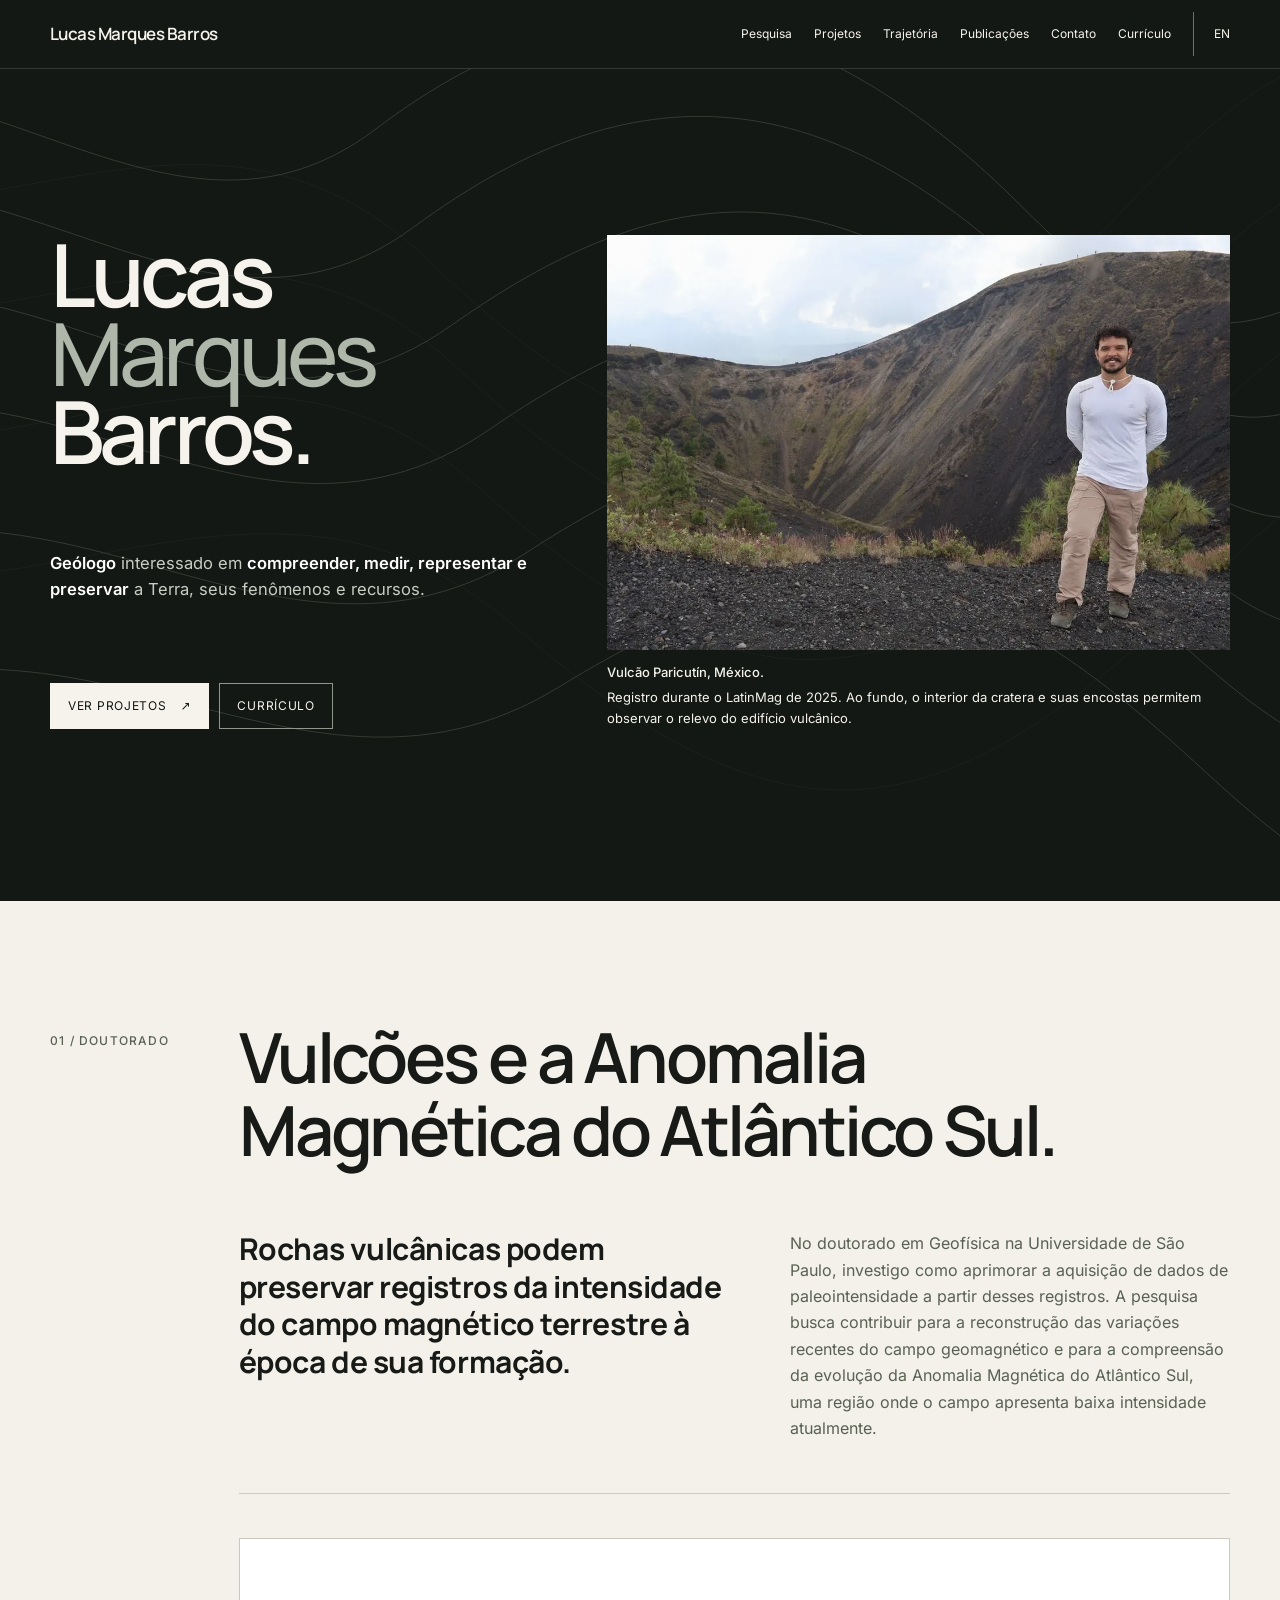
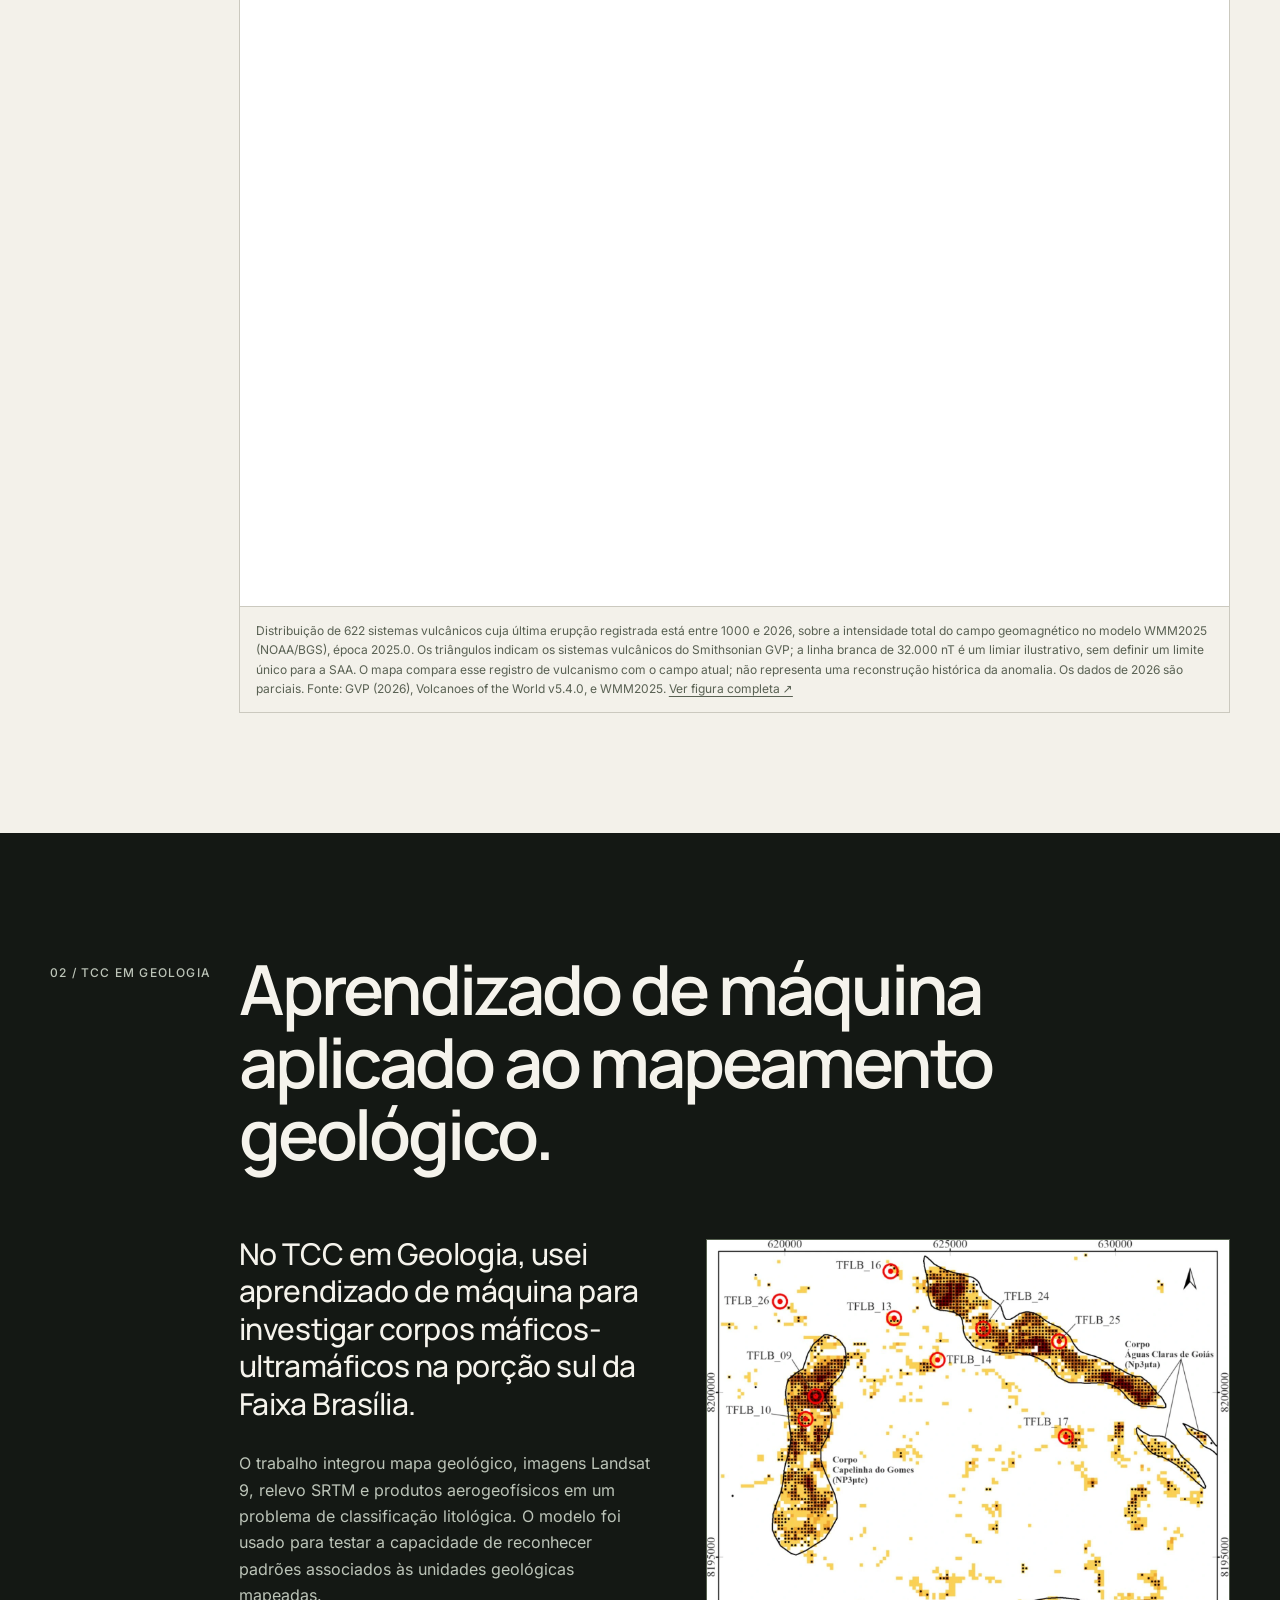
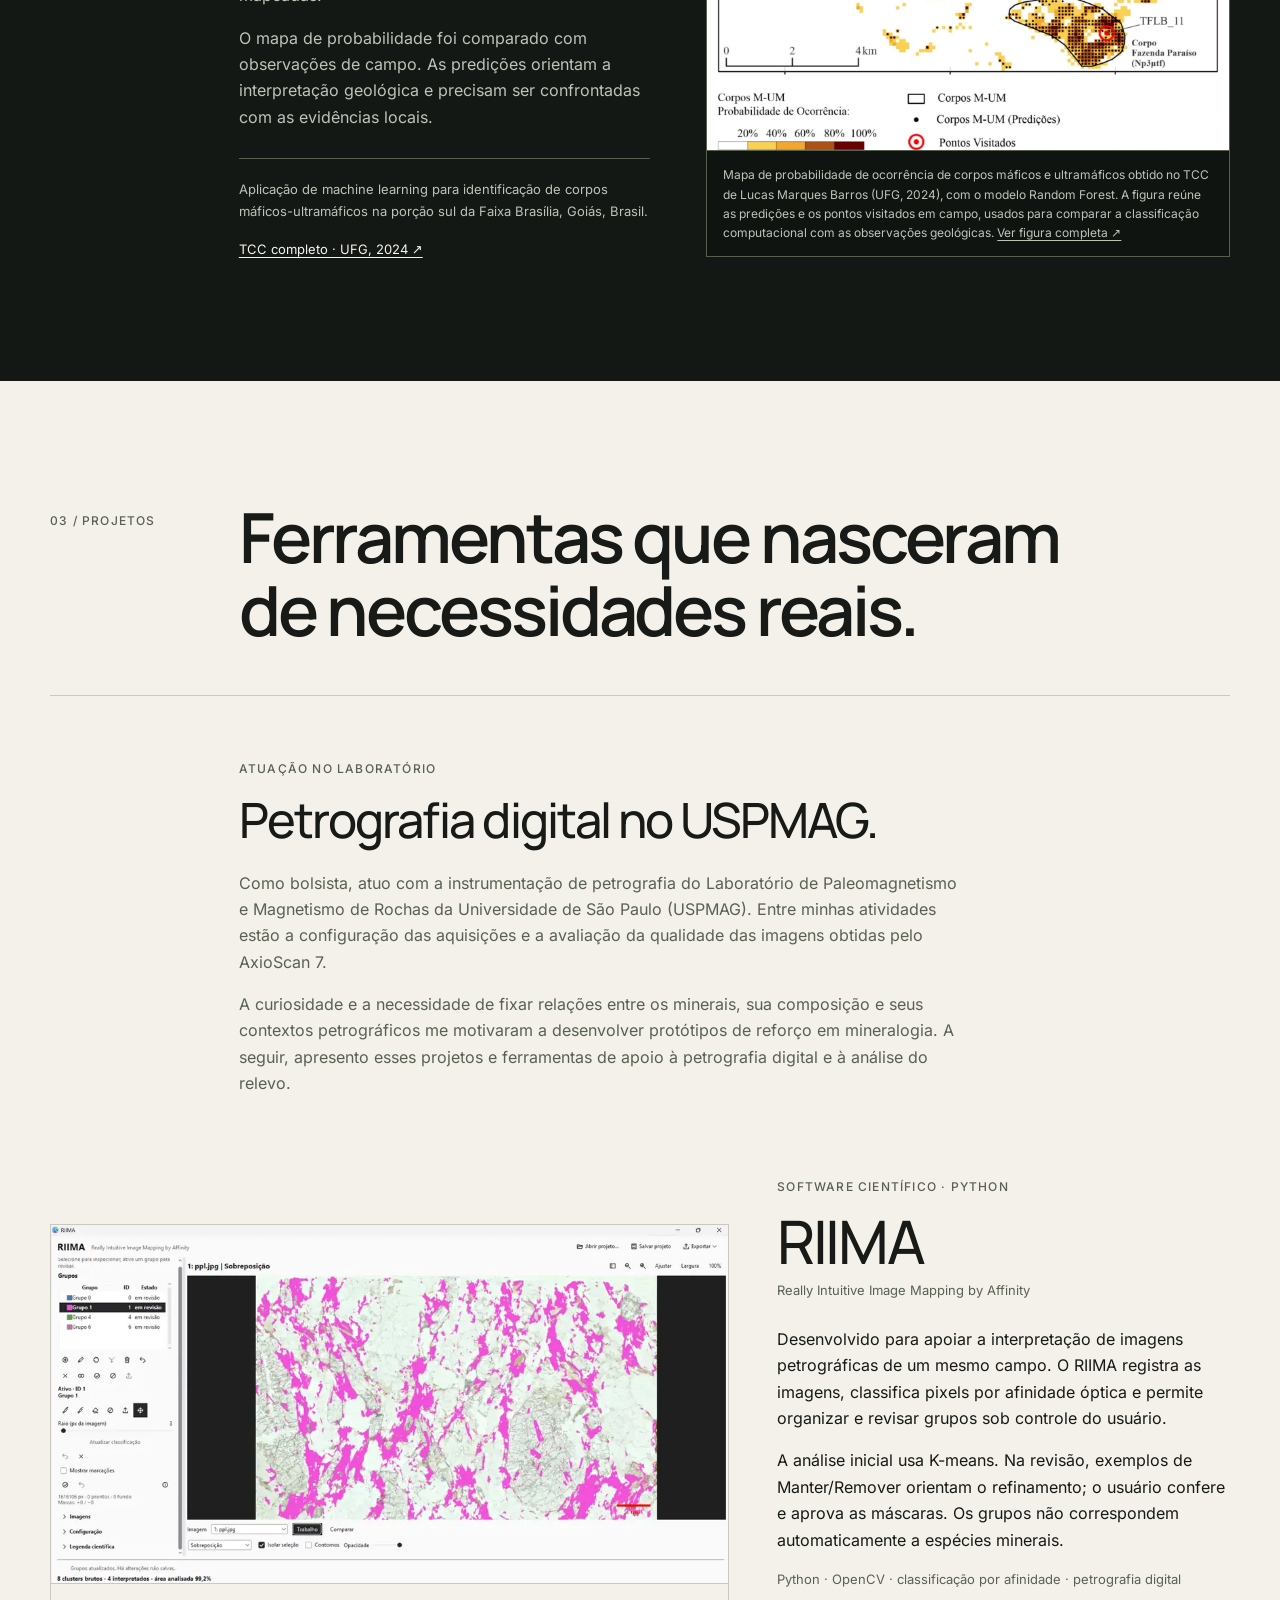
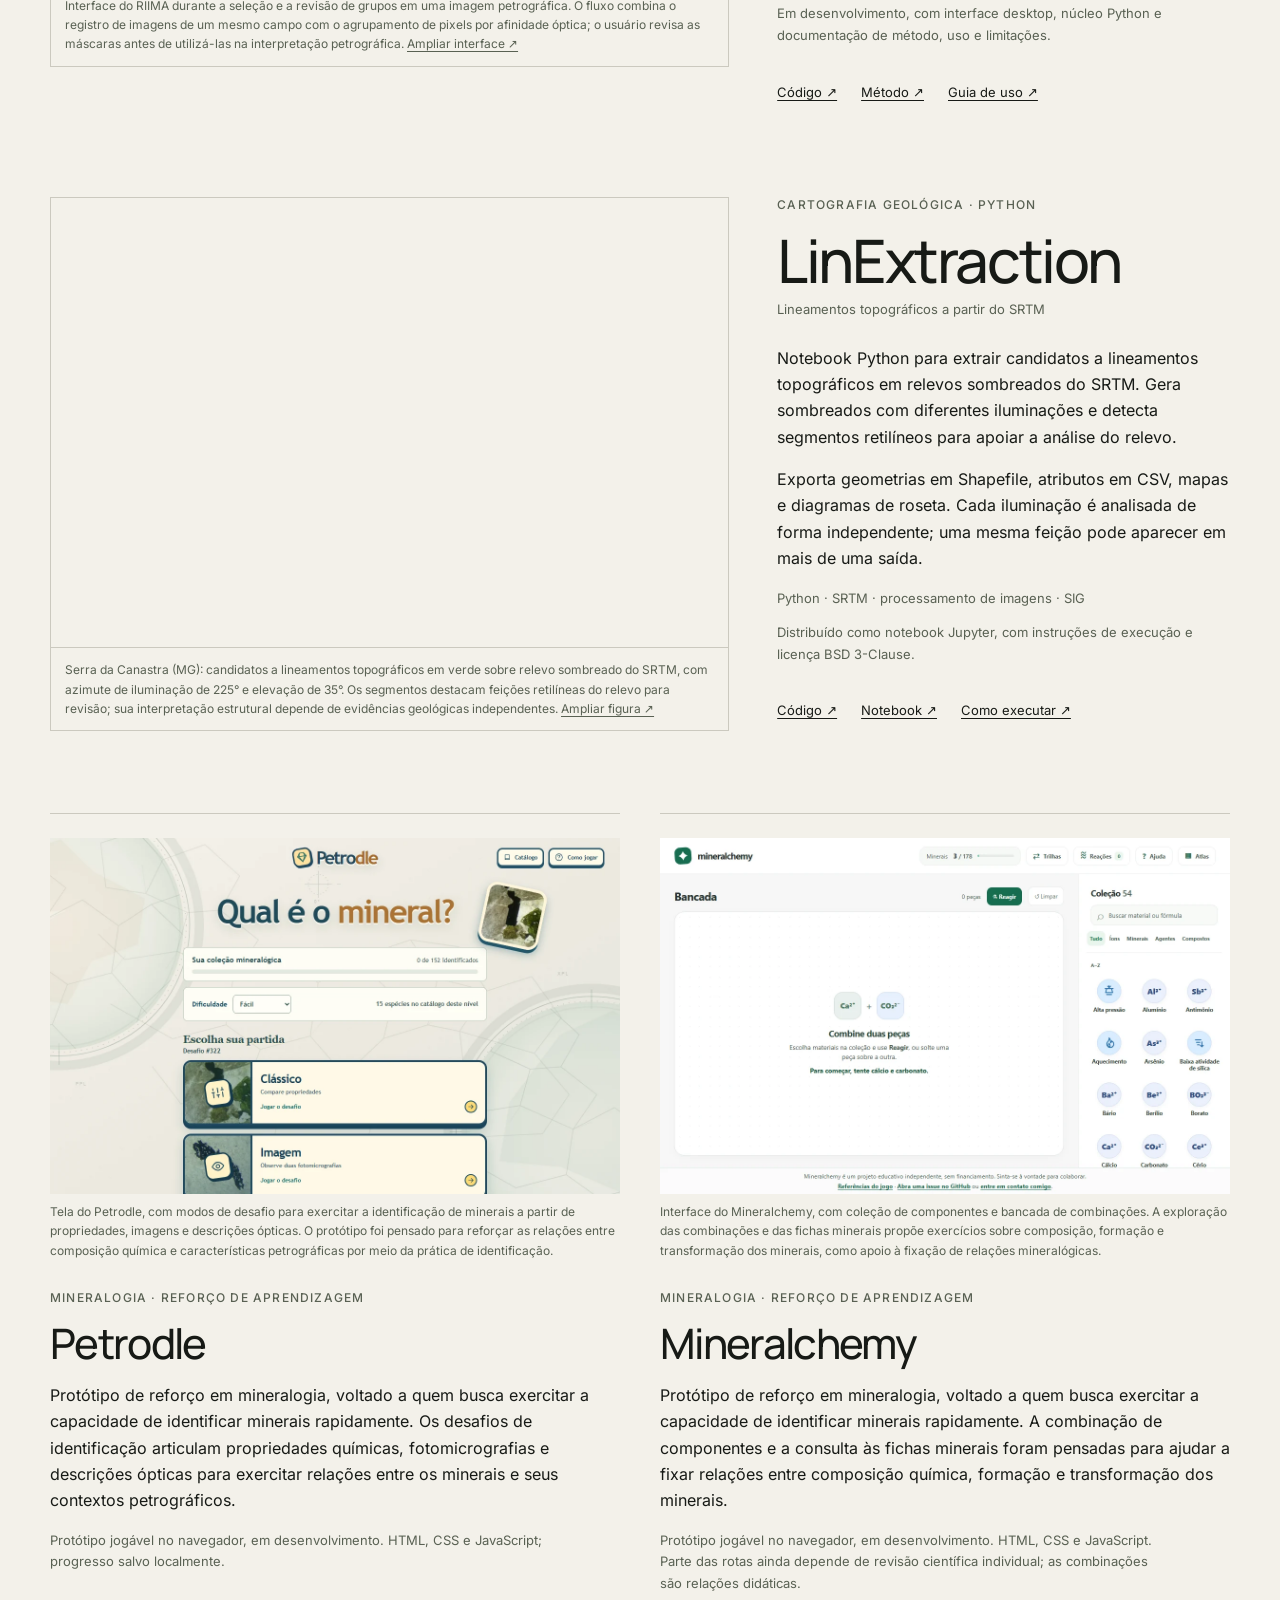
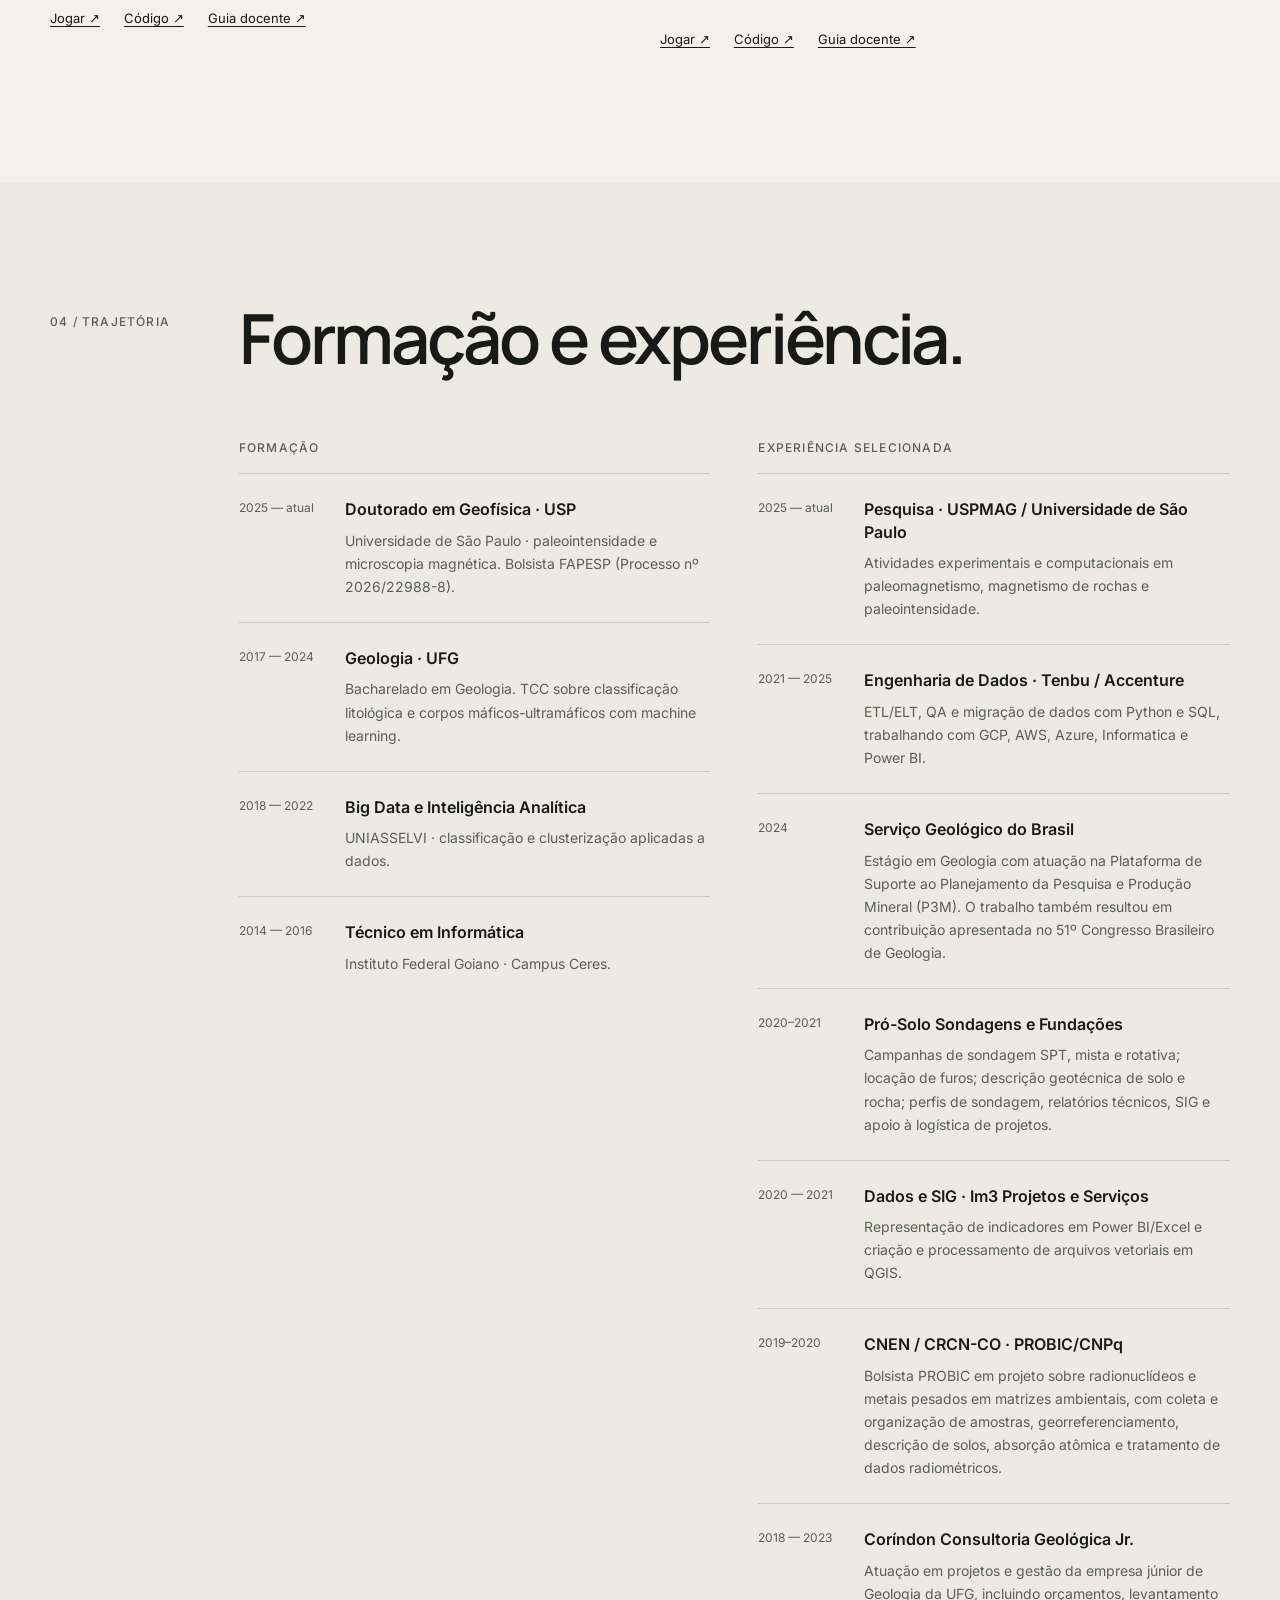
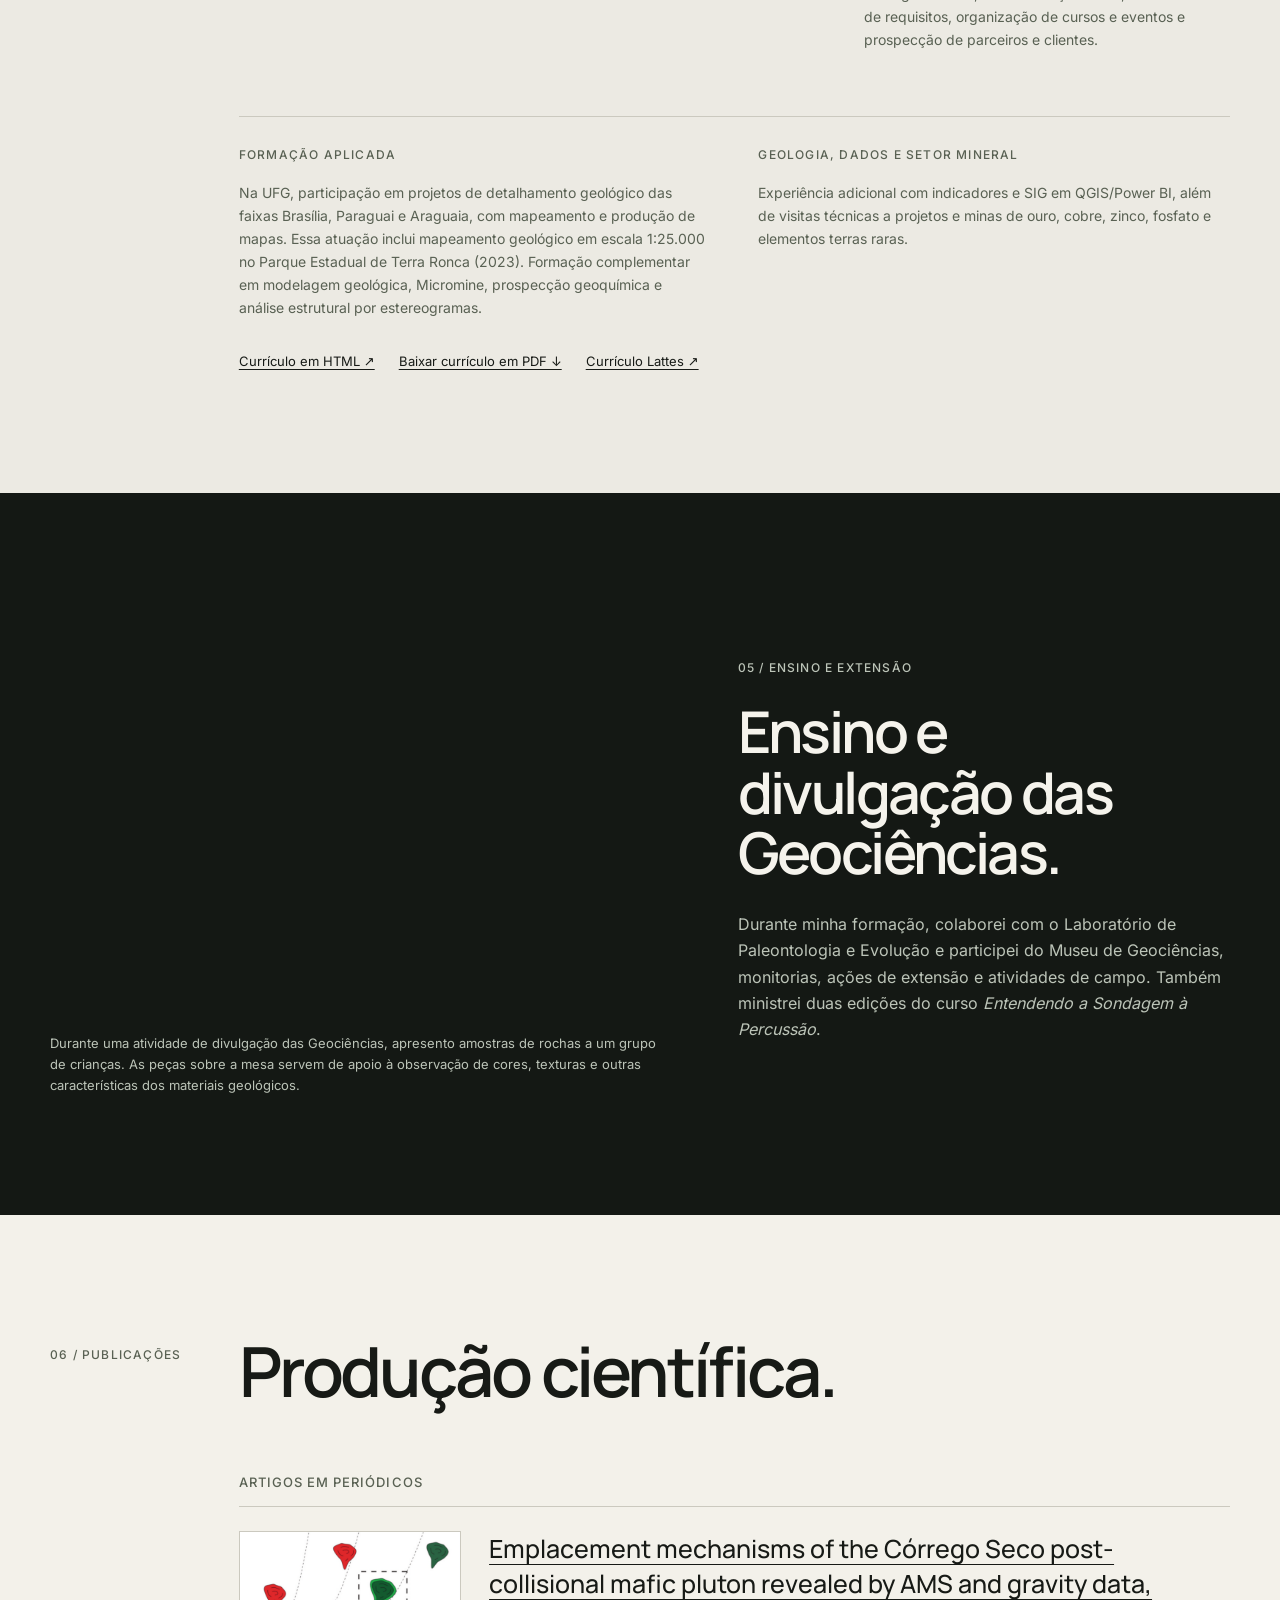
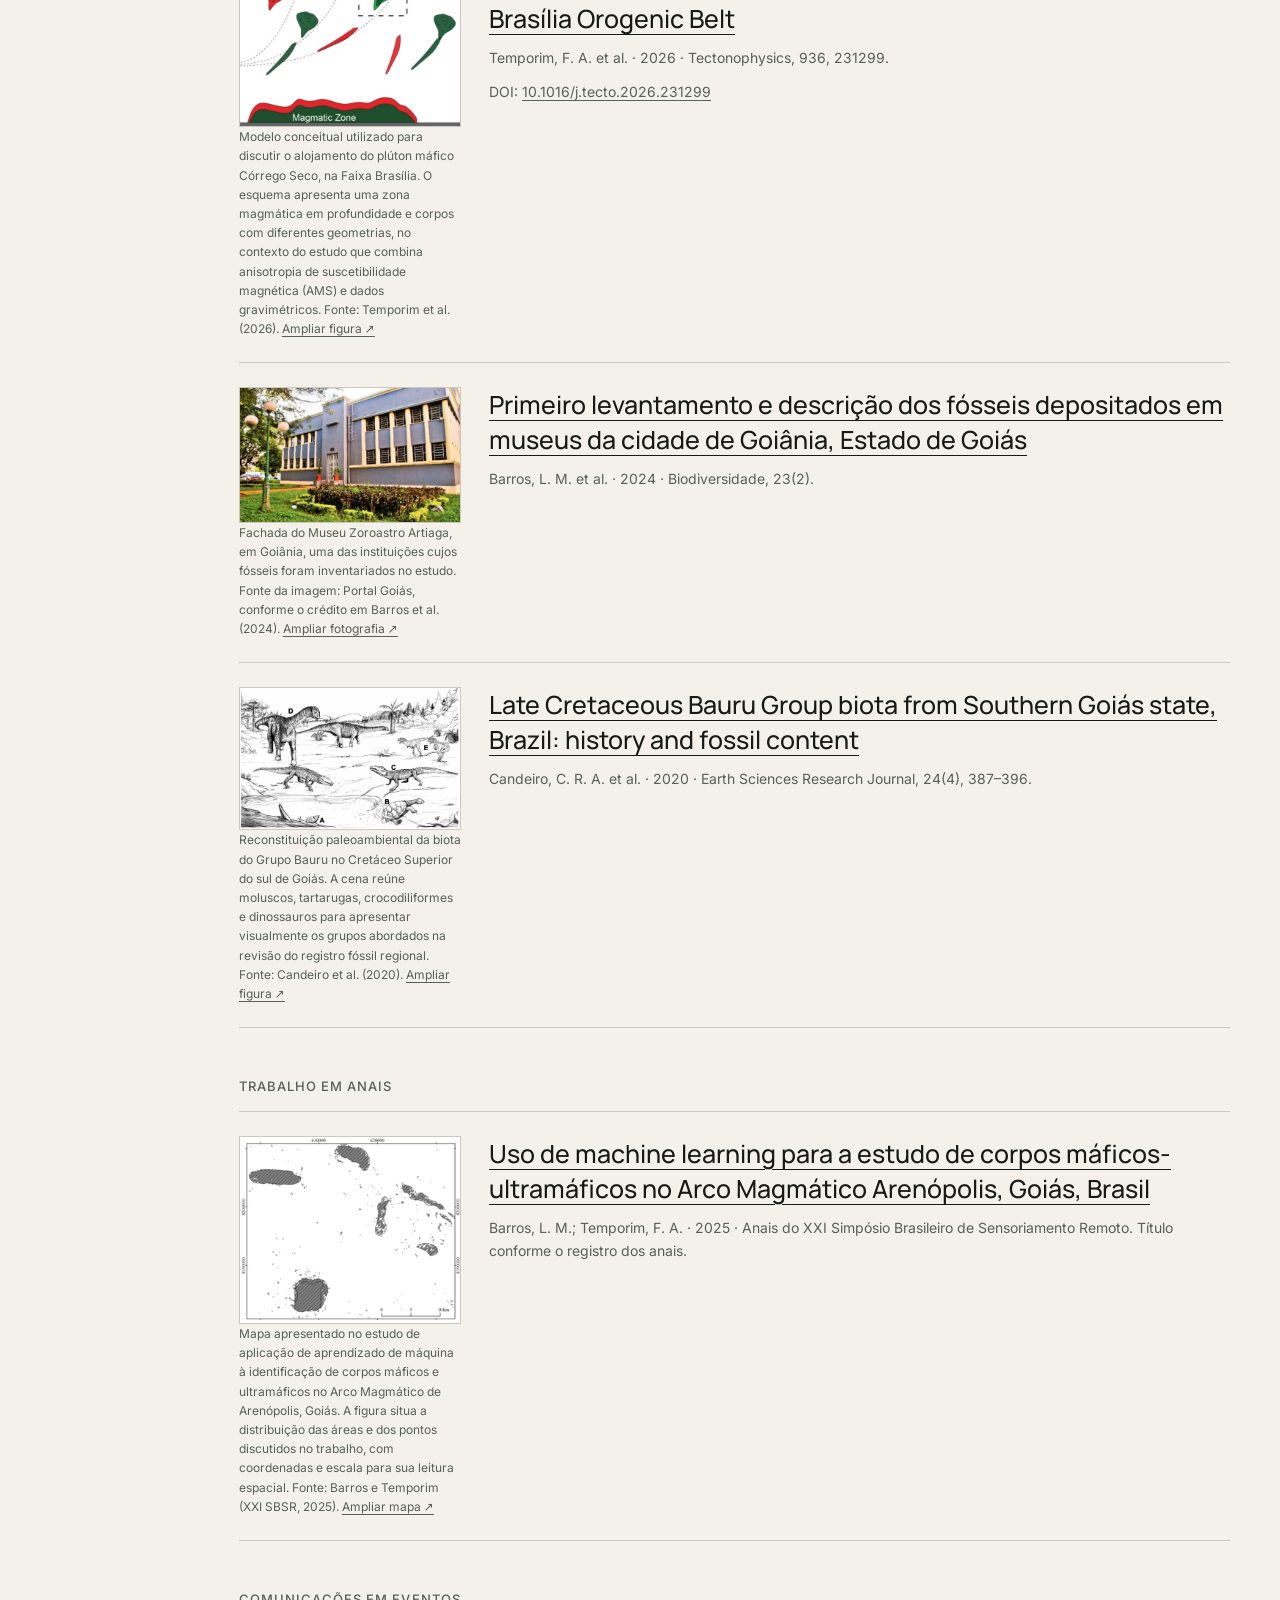
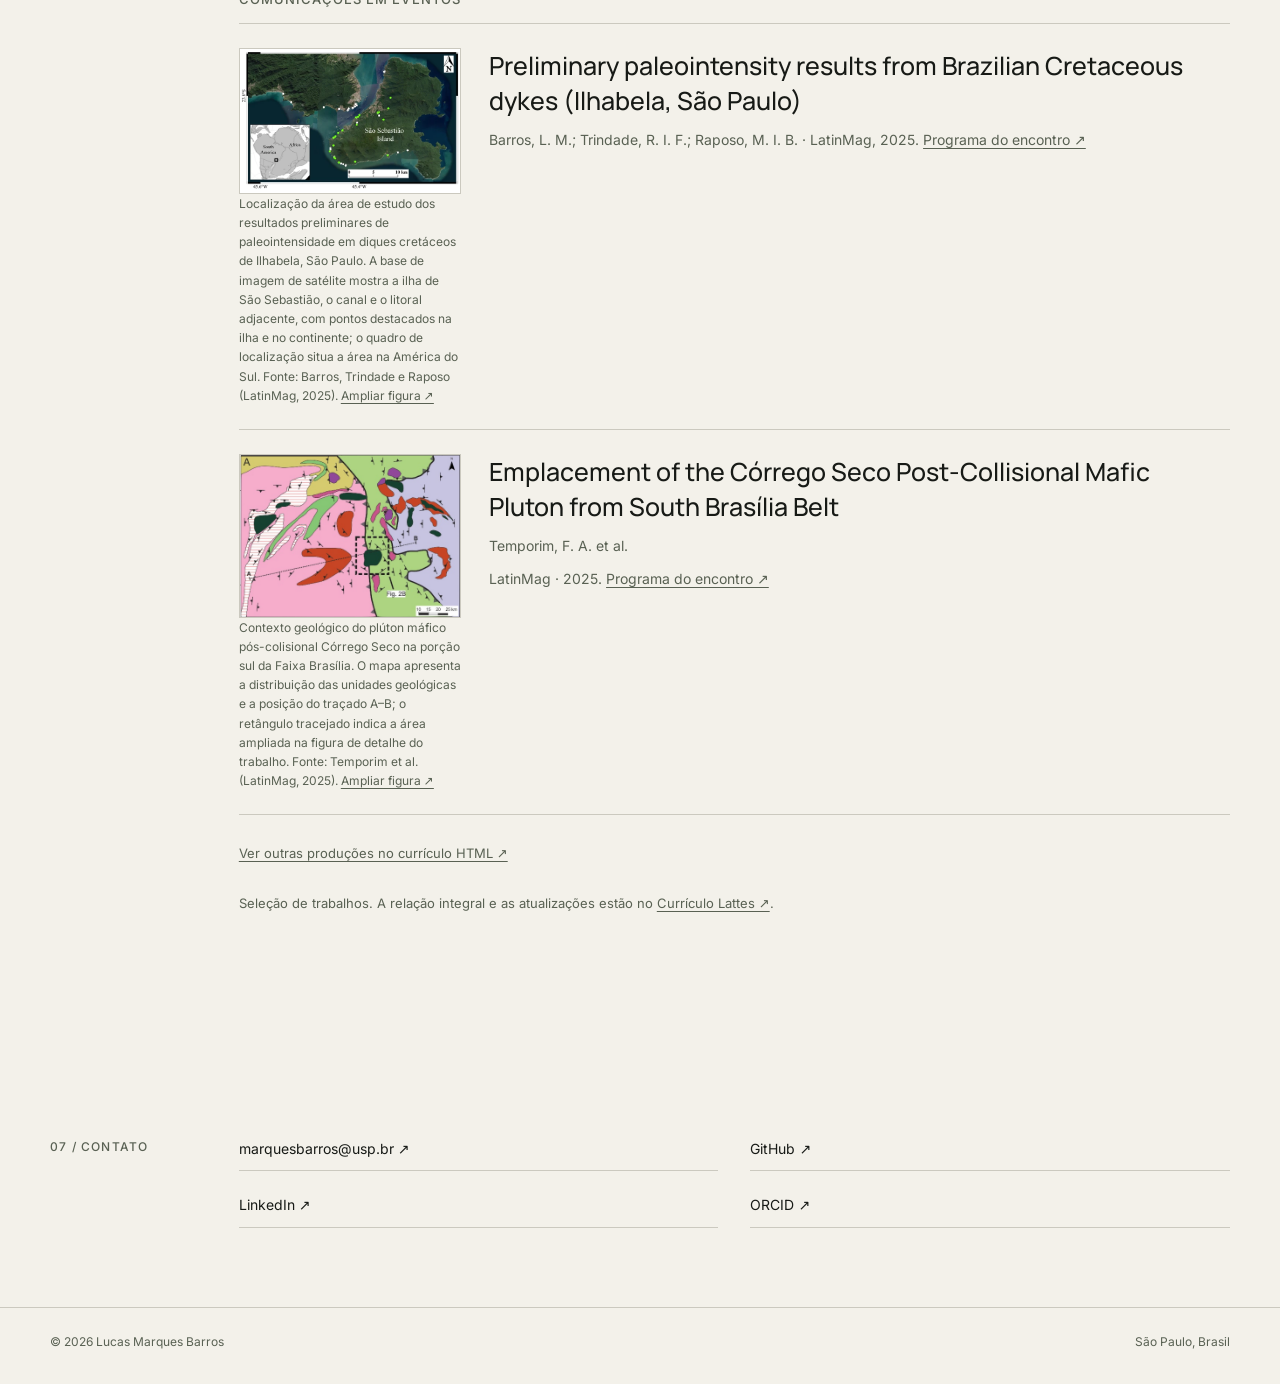
<file: index.html>
<!doctype html>
<html lang="pt-BR">
<head>
  <meta charset="utf-8">
  <meta name="viewport" content="width=device-width, initial-scale=1">
  <meta name="theme-color" content="#141814">
  <meta name="description" content="Lucas Marques Barros — geólogo pela UFG, doutorando em Geofísica na Universidade de São Paulo e desenvolvedor de ferramentas para Geociências.">
  <meta property="og:type" content="website">
  <meta property="og:title" content="Lucas Marques Barros | Geólogo">
  <meta property="og:description" content="Formação em Geologia pela UFG, pesquisa na USP e experiências em campo, laboratório, geotecnia, dados, ensino e extensão.">
  <meta property="og:url" content="https://marquesbarros.github.io/marquesbarros/">
  <meta property="og:locale" content="pt_BR">
  <meta property="og:locale:alternate" content="en_US">
  <meta property="og:image" content="https://marquesbarros.github.io/marquesbarros/assets/hero-paricutin.jpg">
  <meta property="og:image:alt" content="Lucas no vulcão Paricutín, México">
  <meta name="twitter:card" content="summary_large_image">
  <link rel="canonical" href="https://marquesbarros.github.io/marquesbarros/">
  <link rel="alternate" hreflang="pt-BR" href="https://marquesbarros.github.io/marquesbarros/">
  <link rel="alternate" hreflang="en" href="https://marquesbarros.github.io/marquesbarros/en/">
  <link rel="alternate" hreflang="x-default" href="https://marquesbarros.github.io/marquesbarros/">
  <link rel="icon" type="image/svg+xml" href="./assets/favicon.svg?v=lb-20261123">
  <title>Lucas Marques Barros | Geólogo</title>
  <link rel="stylesheet" href="./style.css">
  <script src="./script.js" defer></script>
</head>
<body>
<a class="skip" href="#conteudo">Ir ao conteúdo</a>
<header class="site-header">
  <div class="shell nav-inner">
    <a class="brand" href="#top">Lucas Marques Barros</a>
    <button class="menu-toggle" type="button" aria-controls="site-menu" aria-expanded="false">Menu</button>
    <nav class="menu" id="site-menu" aria-label="Navegação principal">
      <a href="#pesquisa">Pesquisa</a>
      <a href="#projetos">Projetos</a>
      <a href="#trajetoria">Trajetória</a>
      <a href="#publicacoes">Publicações</a>
      <a href="#contato">Contato</a>
      <a href="./curriculo.html">Currículo</a>
      <a class="language-link" href="./en/index.html" lang="en" hreflang="en" aria-label="Read in English">EN</a>
    </nav>
  </div>
</header>

<main id="conteudo" tabindex="-1">
  <section id="top" class="hero section-dark" tabindex="-1" aria-label="Apresentação">
    <div class="topography-wrap" aria-hidden="true">
      <svg class="topography topography-hero topo-a" viewBox="0 0 1200 800" preserveAspectRatio="none">
        <path d="M-160 120 C40 -20 210 250 390 110 S735 0 905 175 1130 260 1370 60"/>
        <path d="M-150 205 C60 55 235 330 420 190 S760 75 930 250 1150 340 1380 140"/>
        <path d="M-140 295 C80 135 250 415 450 270 S785 155 960 330 1165 425 1390 230"/>
        <path d="M-130 390 C95 225 275 500 480 355 S810 245 990 420 1180 515 1400 325"/>
        <path d="M-120 495 C115 325 300 595 510 455 S835 345 1020 520 1195 610 1410 425"/>
        <path d="M-110 610 C135 440 320 700 535 565 S860 455 1045 630 1210 720 1420 540"/>
      </svg>
      <svg class="topography topography-hero topo-b" viewBox="0 0 1200 800" preserveAspectRatio="none">
        <path d="M-220 90 C10 300 225 10 435 220 S785 390 980 180 1210 30 1450 250"/>
        <path d="M-210 185 C20 390 240 100 455 305 S800 480 1000 270 1220 125 1460 345"/>
        <path d="M-200 290 C35 490 255 200 475 405 S820 575 1025 370 1235 230 1470 445"/>
        <path d="M-190 405 C50 600 275 315 500 515 S845 680 1050 480 1250 345 1480 555"/>
      </svg>
    </div>

    <div class="shell hero-grid">
      <div class="hero-copy reveal">
        <h1>Lucas<br><em>Marques</em><br>Barros.</h1>
        <p class="hero-lead"><strong>Geólogo</strong> interessado em <strong>compreender, medir, representar e preservar</strong> a Terra, seus fenômenos e recursos.</p>
        <div class="actions">
          <a class="button button-solid" href="#projetos">Ver projetos <span>↗</span></a>
          <a class="button button-ghost" href="./curriculo.html">Currículo</a>
        </div>
      </div>

      <figure class="hero-photo">
        <div class="image-mask"><img src="./assets/hero-paricutin.webp" width="1100" height="733" srcset="./assets/hero-paricutin-600.webp 600w, ./assets/hero-paricutin.webp 1100w" sizes="(max-width: 900px) calc(100vw - 32px), 620px" fetchpriority="high" alt="Lucas Marques Barros diante da cratera do vulcão Paricutín, no México"></div>
        <figcaption><strong>Vulcão Paricutín, México.</strong><span>Registro durante o LatinMag de 2025. Ao fundo, o interior da cratera e suas encostas permitem observar o relevo do edifício vulcânico.</span></figcaption>
      </figure>
    </div>
  </section>

  <section id="pesquisa" class="portfolio-section research-story" tabindex="-1" aria-labelledby="pesquisa-titulo">
    <div class="shell">
      <header class="section-head reveal">
        <span class="section-index">01 / Doutorado</span>
        <h2 id="pesquisa-titulo">Vulcões e a Anomalia Magnética do Atlântico Sul.</h2>
      </header>

      <div class="research-intro reveal">
        <p class="large-copy"><strong>Rochas vulcânicas podem preservar registros da intensidade do campo magnético terrestre à época de sua formação.</strong></p>
        <p>No doutorado em Geofísica na Universidade de São Paulo, investigo como aprimorar a aquisição de dados de paleointensidade a partir desses registros. A pesquisa busca contribuir para a reconstrução das variações recentes do campo geomagnético e para a compreensão da evolução da Anomalia Magnética do Atlântico Sul, uma região onde o campo apresenta baixa intensidade atualmente.</p>
      </div>

      <div class="saa-layout">
        <figure class="saa-map saa-real-figure reveal" aria-labelledby="saa-caption">
          <a class="figure-link" href="./assets/saa-vulcanismo-desde-1000.webp" aria-label="Abrir mapa de vulcanismo e da SAA em tamanho original"><img id="saa-targets-figure" class="saa-targets-image" src="./assets/saa-vulcanismo-desde-1000-1200.webp" srcset="./assets/saa-vulcanismo-desde-1000-600.webp 600w, ./assets/saa-vulcanismo-desde-1000-1200.webp 1200w, ./assets/saa-vulcanismo-desde-1000-1800.webp 1800w, ./assets/saa-vulcanismo-desde-1000.webp 3312w" sizes="(max-width: 768px) calc(100vw - 40px), (max-width: 1240px) calc(100vw - 80px), 1160px" width="3312" height="2232" alt="Mapa mundial com sistemas vulcânicos cuja última erupção registrada ocorreu entre 1000 e 2026, sobre a intensidade do campo geomagnético atual; a SAA aparece na região de menor intensidade e a isolinha branca marca 32.000 nT." loading="lazy" decoding="async"></a>
          <figcaption id="saa-caption">Distribuição de 622 sistemas vulcânicos cuja última erupção registrada está entre 1000 e 2026, sobre a intensidade total do campo geomagnético no modelo WMM2025 (NOAA/BGS), época 2025.0. Os triângulos indicam os sistemas vulcânicos do Smithsonian GVP; a linha branca de 32.000 nT é um limiar ilustrativo, sem definir um limite único para a SAA. O mapa compara esse registro de vulcanismo com o campo atual; não representa uma reconstrução histórica da anomalia. Os dados de 2026 são parciais. Fonte: GVP (2026), Volcanoes of the World v5.4.0, e WMM2025. <a href="./assets/saa-vulcanismo-desde-1000.webp">Ver figura completa ↗</a></figcaption>
        </figure>
      </div>
    </div>
  </section>

  <section id="tcc" class="portfolio-section tcc-section section-dark" tabindex="-1" aria-labelledby="tcc-titulo">
    <div class="shell">
      <header class="section-head reveal">
        <span class="section-index">02 / TCC em Geologia</span>
        <h2 id="tcc-titulo">Aprendizado de máquina aplicado ao mapeamento geológico.</h2>
      </header>

      <div class="tcc-grid">
        <div class="tcc-copy reveal">
          <p class="large-copy">No TCC em Geologia, usei aprendizado de máquina para investigar corpos máficos-ultramáficos na porção sul da Faixa Brasília.</p>
          <p>O trabalho integrou mapa geológico, imagens Landsat 9, relevo SRTM e produtos aerogeofísicos em um problema de classificação litológica. O modelo foi usado para testar a capacidade de reconhecer padrões associados às unidades geológicas mapeadas.</p>
          <p>O mapa de probabilidade foi comparado com observações de campo. As predições orientam a interpretação geológica e precisam ser confrontadas com as evidências locais.</p>
          <p class="tcc-title">Aplicação de machine learning para identificação de corpos máficos-ultramáficos na porção sul da Faixa Brasília, Goiás, Brasil.</p>
          <a class="text-link" href="https://repositorio.bc.ufg.br/items/0a7a096b-ce01-40c8-ab16-3c9e37bb60d5" target="_blank" rel="noopener noreferrer">TCC completo · UFG, 2024 ↗</a>
        </div>

        <figure class="prediction-figure prediction-real reveal">
          <a class="figure-link" href="./assets/tcc-prediction.webp" aria-label="Abrir figura do TCC em tamanho original"><img id="tcc-prediction-figure" class="tcc-prediction-image" src="./assets/tcc-prediction.webp" width="1536" height="1502" alt="Mapa de probabilidade de ocorrência de corpos máficos-ultramáficos produzido no TCC, com predições e pontos visitados em campo" loading="lazy" decoding="async"></a>
          <figcaption>Mapa de probabilidade de ocorrência de corpos máficos e ultramáficos obtido no TCC de Lucas Marques Barros (UFG, 2024), com o modelo Random Forest. A figura reúne as predições e os pontos visitados em campo, usados para comparar a classificação computacional com as observações geológicas. <a href="./assets/tcc-prediction.webp">Ver figura completa ↗</a></figcaption>
        </figure>
      </div>
    </div>
  </section>

  <section id="projetos" class="portfolio-section projects-section" tabindex="-1" aria-labelledby="projetos-titulo">
    <div class="shell">
      <header class="section-head reveal">
        <span class="section-index">03 / Projetos</span>
        <h2 id="projetos-titulo">Ferramentas que nasceram<br>de necessidades reais.</h2>
      </header>

      <div class="laboratory-intro reveal">
        <div class="method-copy">
          <span class="mini-label">Atuação no laboratório</span>
          <h3>Petrografia digital no USPMAG.</h3>
          <p>Como bolsista, atuo com a instrumentação de petrografia do Laboratório de Paleomagnetismo e Magnetismo de Rochas da Universidade de São Paulo (USPMAG). Entre minhas atividades estão a configuração das aquisições e a avaliação da qualidade das imagens obtidas pelo AxioScan 7.</p>
          <p>A curiosidade e a necessidade de fixar relações entre os minerais, sua composição e seus contextos petrográficos me motivaram a desenvolver protótipos de reforço em mineralogia. A seguir, apresento esses projetos e ferramentas de apoio à petrografia digital e à análise do relevo.</p>
        </div>
      </div>

      <article class="project-feature reveal">
        <figure class="project-window riima-window project-figure">
          <a class="figure-link" href="./assets/riima-interface.webp" aria-label="Abrir captura real do RIIMA"><img id="riima-screenshot" class="riima-screenshot" src="./assets/riima-interface.webp" width="1000" height="528" alt="Interface real do RIIMA durante a revisão de grupos em uma imagem petrográfica" loading="lazy" decoding="async"></a>
          <figcaption>Interface do RIIMA durante a seleção e a revisão de grupos em uma imagem petrográfica. O fluxo combina o registro de imagens de um mesmo campo com o agrupamento de pixels por afinidade óptica; o usuário revisa as máscaras antes de utilizá-las na interpretação petrográfica. <a href="./assets/riima-interface.webp">Ampliar interface ↗</a></figcaption>
        </figure>
        <div class="project-copy">
          <p class="project-kicker">Software científico · Python</p>
          <h3>RIIMA</h3>
          <p class="project-subtitle">Really Intuitive Image Mapping by Affinity</p>
          <p>Desenvolvido para apoiar a interpretação de imagens petrográficas de um mesmo campo. O RIIMA registra as imagens, classifica pixels por afinidade óptica e permite organizar e revisar grupos sob controle do usuário.</p>
          <p>A análise inicial usa K-means. Na revisão, exemplos de Manter/Remover orientam o refinamento; o usuário confere e aprova as máscaras. Os grupos não correspondem automaticamente a espécies minerais.</p>
          <p class="project-stack">Python · OpenCV · classificação por afinidade · petrografia digital</p>
          <p class="project-status">Em desenvolvimento, com interface desktop, núcleo Python e documentação de método, uso e limitações.</p>
          <div class="project-links"><a href="https://github.com/marquesbarros/riima" target="_blank" rel="noopener noreferrer">Código ↗</a><a href="https://github.com/marquesbarros/riima/blob/main/docs/METHOD.md" target="_blank" rel="noopener noreferrer">Método ↗</a><a href="https://github.com/marquesbarros/riima/blob/main/docs/USER_GUIDE.md" target="_blank" rel="noopener noreferrer">Guia de uso ↗</a></div>
        </div>
      </article>

      <article id="linextraction" class="project-feature reveal" aria-labelledby="linextraction-title">
        <figure class="project-window project-figure" aria-labelledby="linextraction-caption">
          <a class="figure-link" href="./assets/linextraction-canastra-az225-alt35.webp" aria-label="Ampliar a figura do LinExtraction na Serra da Canastra"><img src="./assets/linextraction-canastra-az225-alt35.webp" srcset="./assets/linextraction-canastra-az225-alt35-600.webp 600w, ./assets/linextraction-canastra-az225-alt35.webp 966w" sizes="(max-width: 900px) calc(100vw - 32px), 660px" width="966" height="641" loading="lazy" decoding="async" alt="Relevo sombreado do SRTM na Serra da Canastra com candidatos a lineamentos topográficos traçados em verde."></a>
          <figcaption id="linextraction-caption">Serra da Canastra (MG): candidatos a lineamentos topográficos em verde sobre relevo sombreado do SRTM, com azimute de iluminação de 225° e elevação de 35°. Os segmentos destacam feições retilíneas do relevo para revisão; sua interpretação estrutural depende de evidências geológicas independentes. <a href="./assets/linextraction-canastra-az225-alt35.webp">Ampliar figura ↗</a></figcaption>
        </figure>
        <div class="project-copy">
          <p class="project-kicker">Cartografia geológica · Python</p>
          <h3 id="linextraction-title">LinExtraction</h3>
          <p class="project-subtitle">Lineamentos topográficos a partir do SRTM</p>
          <p>Notebook Python para extrair candidatos a lineamentos topográficos em relevos sombreados do SRTM. Gera sombreados com diferentes iluminações e detecta segmentos retilíneos para apoiar a análise do relevo.</p>
          <p>Exporta geometrias em Shapefile, atributos em CSV, mapas e diagramas de roseta. Cada iluminação é analisada de forma independente; uma mesma feição pode aparecer em mais de uma saída.</p>
          <p class="project-stack">Python · SRTM · processamento de imagens · SIG</p>
          <p class="project-status">Distribuído como notebook Jupyter, com instruções de execução e licença BSD 3-Clause.</p>
          <div class="project-links"><a href="https://github.com/marquesbarros/linextraction" target="_blank" rel="noopener noreferrer">Código ↗</a><a href="https://github.com/marquesbarros/linextraction/blob/main/Extracao_de_lineamentos_SRTM.ipynb" target="_blank" rel="noopener noreferrer">Notebook ↗</a><a href="https://github.com/marquesbarros/linextraction#como-executar" target="_blank" rel="noopener noreferrer">Como executar ↗</a></div>
        </div>
      </article>

      <div class="project-pair">
        <article class="project-card reveal">
          <figure class="project-preview"><a href="https://marquesbarros.github.io/petrodle/" target="_blank" rel="noopener noreferrer"><img src="./assets/petrodle-preview.webp" width="1200" height="750" alt="Captura real do Petrodle, com seleção de modos de identificação mineralógica" loading="lazy" decoding="async"></a><figcaption>Tela do Petrodle, com modos de desafio para exercitar a identificação de minerais a partir de propriedades, imagens e descrições ópticas. O protótipo foi pensado para reforçar as relações entre composição química e características petrográficas por meio da prática de identificação.</figcaption></figure>
          <div class="project-card-copy">
            <p class="project-kicker">Mineralogia · Reforço de aprendizagem</p>
            <h3>Petrodle</h3>
            <p>Protótipo de reforço em mineralogia, voltado a quem busca exercitar a capacidade de identificar minerais rapidamente. Os desafios de identificação articulam propriedades químicas, fotomicrografias e descrições ópticas para exercitar relações entre os minerais e seus contextos petrográficos.</p>
            <p class="project-status">Protótipo jogável no navegador, em desenvolvimento. HTML, CSS e JavaScript; progresso salvo localmente.</p>
            <div class="project-links"><a href="https://marquesbarros.github.io/petrodle/" target="_blank" rel="noopener noreferrer">Jogar ↗</a><a href="https://github.com/marquesbarros/petrodle" target="_blank" rel="noopener noreferrer">Código ↗</a><a href="https://github.com/marquesbarros/petrodle/blob/main/docs/USO_EM_AULA.md" target="_blank" rel="noopener noreferrer">Guia docente ↗</a></div>
          </div>
        </article>

        <article class="project-card reveal">
          <figure class="project-preview"><a href="https://marquesbarros.github.io/mineralchemy/" target="_blank" rel="noopener noreferrer"><img src="./assets/mineralchemy-preview.webp" width="1200" height="750" alt="Captura real do Mineralchemy, com coleção e bancada de combinações" loading="lazy" decoding="async"></a><figcaption>Interface do Mineralchemy, com coleção de componentes e bancada de combinações. A exploração das combinações e das fichas minerais propõe exercícios sobre composição, formação e transformação dos minerais, como apoio à fixação de relações mineralógicas.</figcaption></figure>
          <div class="project-card-copy">
            <p class="project-kicker">Mineralogia · Reforço de aprendizagem</p>
            <h3>Mineralchemy</h3>
            <p>Protótipo de reforço em mineralogia, voltado a quem busca exercitar a capacidade de identificar minerais rapidamente. A combinação de componentes e a consulta às fichas minerais foram pensadas para ajudar a fixar relações entre composição química, formação e transformação dos minerais.</p>
            <p class="project-status">Protótipo jogável no navegador, em desenvolvimento. HTML, CSS e JavaScript. Parte das rotas ainda depende de revisão científica individual; as combinações são relações didáticas.</p>
            <div class="project-links"><a href="https://marquesbarros.github.io/mineralchemy/" target="_blank" rel="noopener noreferrer">Jogar ↗</a><a href="https://github.com/marquesbarros/mineralchemy" target="_blank" rel="noopener noreferrer">Código ↗</a><a href="https://github.com/marquesbarros/mineralchemy/blob/main/docs/GUIA_DOCENTE.md" target="_blank" rel="noopener noreferrer">Guia docente ↗</a></div>
          </div>
        </article>
      </div>
    </div>
  </section>

  <section id="trajetoria" class="portfolio-section trajectory-section" tabindex="-1" aria-labelledby="trajetoria-titulo">
    <div class="shell">
      <header class="section-head reveal">
        <span class="section-index">04 / Trajetória</span>
        <h2 id="trajetoria-titulo">Formação e experiência.</h2>
      </header>

      <div class="career-grid">
        <div class="career-column reveal">
          <span class="mini-label">Formação</span>
          <article><span class="date-range">2025 — atual</span><div><h3>Doutorado em Geofísica · USP</h3><p>Universidade de São Paulo · paleointensidade e microscopia magnética. Bolsista FAPESP (Processo nº 2026/22988-8).</p></div></article>
          <article><span class="date-range">2017 — 2024</span><div><h3>Geologia · UFG</h3><p>Bacharelado em Geologia. TCC sobre classificação litológica e corpos máficos-ultramáficos com machine learning.</p></div></article>
          <article><span class="date-range">2018 — 2022</span><div><h3>Big Data e Inteligência Analítica</h3><p>UNIASSELVI · classificação e clusterização aplicadas a dados.</p></div></article>
          <article><span class="date-range">2014 — 2016</span><div><h3>Técnico em Informática</h3><p>Instituto Federal Goiano · Campus Ceres.</p></div></article>

        </div>

        <div class="career-column reveal">
          <span class="mini-label">Experiência selecionada</span>
          <article><span class="date-range">2025 — atual</span><div><h3>Pesquisa · USPMAG / Universidade de São Paulo</h3><p>Atividades experimentais e computacionais em paleomagnetismo, magnetismo de rochas e paleointensidade.</p></div></article>
          <article><span class="date-range">2021 — 2025</span><div><h3>Engenharia de Dados · Tenbu / Accenture</h3><p>ETL/ELT, QA e migração de dados com Python e SQL, trabalhando com GCP, AWS, Azure, Informatica e Power BI.</p></div></article>
          <article><time datetime="2024">2024</time><div><h3>Serviço Geológico do Brasil</h3><p>Estágio em Geologia com atuação na Plataforma de Suporte ao Planejamento da Pesquisa e Produção Mineral (P3M). O trabalho também resultou em contribuição apresentada no 51º Congresso Brasileiro de Geologia.</p></div></article>
          <article><span class="date-range">2020–2021</span><div><h3>Pró-Solo Sondagens e Fundações</h3><p>Campanhas de sondagem SPT, mista e rotativa; locação de furos; descrição geotécnica de solo e rocha; perfis de sondagem, relatórios técnicos, SIG e apoio à logística de projetos.</p></div></article>
          <article><span class="date-range">2020 — 2021</span><div><h3>Dados e SIG · Im3 Projetos e Serviços</h3><p>Representação de indicadores em Power BI/Excel e criação e processamento de arquivos vetoriais em QGIS.</p></div></article>
          <article><span class="date-range">2019–2020</span><div><h3>CNEN / CRCN-CO · PROBIC/CNPq</h3><p>Bolsista PROBIC em projeto sobre radionuclídeos e metais pesados em matrizes ambientais, com coleta e organização de amostras, georreferenciamento, descrição de solos, absorção atômica e tratamento de dados radiométricos.</p></div></article>
          <article><span class="date-range">2018 — 2023</span><div><h3>Coríndon Consultoria Geológica Jr.</h3><p>Atuação em projetos e gestão da empresa júnior de Geologia da UFG, incluindo orçamentos, levantamento de requisitos, organização de cursos e eventos e prospecção de parceiros e clientes.</p></div></article>
        </div>
      </div>

      <div class="career-notes reveal">
        <div>
          <span class="mini-label">Formação aplicada</span>
          <p>Na UFG, participação em projetos de detalhamento geológico das faixas Brasília, Paraguai e Araguaia, com mapeamento e produção de mapas. Essa atuação inclui mapeamento geológico em escala 1:25.000 no Parque Estadual de Terra Ronca (2023). Formação complementar em modelagem geológica, Micromine, prospecção geoquímica e análise estrutural por estereogramas.</p>
        </div>
        <div>
          <span class="mini-label">Geologia, dados e setor mineral</span>
          <p>Experiência adicional com indicadores e SIG em QGIS/Power BI, além de visitas técnicas a projetos e minas de ouro, cobre, zinco, fosfato e elementos terras raras.</p>
        </div>
      </div>

      <div class="career-actions reveal">
        <a class="text-link" href="./curriculo.html">Currículo em HTML ↗</a>
        <a class="text-link" href="./assets/Lucas_Marques_Barros_CV_2026.pdf" download>Baixar currículo em PDF ↓</a>
        <a class="text-link" href="https://lattes.cnpq.br/6262685341923739" target="_blank" rel="noopener noreferrer">Currículo Lattes ↗</a>
      </div>
    </div>
  </section>

  <section id="ensino" class="portfolio-section outreach-section section-dark" tabindex="-1" aria-labelledby="ensino-titulo">
    <div class="shell outreach-grid">
      <figure class="outreach-photo">
        <div class="image-mask"><img src="./assets/outreach-kids.webp" width="900" height="600" srcset="./assets/outreach-kids-600.webp 600w, ./assets/outreach-kids.webp 900w" sizes="(max-width: 900px) calc(100vw - 32px), 620px" loading="lazy" decoding="async" alt="Lucas Marques Barros apresentando amostras geológicas em atividade com crianças"></div>
        <figcaption>Durante uma atividade de divulgação das Geociências, apresento amostras de rochas a um grupo de crianças. As peças sobre a mesa servem de apoio à observação de cores, texturas e outras características dos materiais geológicos.</figcaption>
      </figure>
      <div class="outreach-copy reveal">
        <span class="section-index">05 / Ensino e extensão</span>
        <h2 id="ensino-titulo">Ensino e divulgação das Geociências.</h2>
        <p>Durante minha formação, colaborei com o Laboratório de Paleontologia e Evolução e participei do Museu de Geociências, monitorias, ações de extensão e atividades de campo. Também ministrei duas edições do curso <em>Entendendo a Sondagem à Percussão</em>.</p>
      </div>
    </div>
  </section>

  <section id="publicacoes" class="portfolio-section production-section" tabindex="-1" aria-labelledby="publicacoes-titulo">
    <div class="shell">
      <header class="section-head"><span class="section-index">06 / Publicações</span><h2 id="publicacoes-titulo">Produção científica.</h2></header>
      <div class="publication-groups">
        <div class="publication-group">
          <h3>Artigos em periódicos</h3>
          <ul class="publication-list">
            <li class="publication-entry">
              <figure class="publication-figure" aria-labelledby="figure-corrego-seco-tectonophysics">
                <a class="figure-link" href="./assets/corrego-seco-tectonophysics.webp" aria-label="Abrir o esquema completo de alojamento do Córrego Seco"><img src="./assets/corrego-seco-tectonophysics.webp" srcset="./assets/corrego-seco-tectonophysics-600.webp 600w, ./assets/corrego-seco-tectonophysics.webp 737w" sizes="(max-width: 560px) calc(100vw - 32px), 240px" width="737" height="649" loading="lazy" decoding="async" alt="Esquema conceitual com corpos magmáticos em vermelho e verde, linhas tracejadas, área de detalhe e zona magmática na base"></a>
                <figcaption id="figure-corrego-seco-tectonophysics">Modelo conceitual utilizado para discutir o alojamento do plúton máfico Córrego Seco, na Faixa Brasília. O esquema apresenta uma zona magmática em profundidade e corpos com diferentes geometrias, no contexto do estudo que combina anisotropia de suscetibilidade magnética (AMS) e dados gravimétricos. Fonte: Temporim et al. (2026). <a href="./assets/corrego-seco-tectonophysics.webp">Ampliar figura ↗</a></figcaption>
              </figure>
              <div class="publication-copy"><h4><a href="https://doi.org/10.1016/j.tecto.2026.231299" target="_blank" rel="noopener noreferrer" lang="en">Emplacement mechanisms of the Córrego Seco post-collisional mafic pluton revealed by AMS and gravity data, Brasília Orogenic Belt</a></h4><p>Temporim, F. A. et al. · 2026 · Tectonophysics, 936, 231299.</p><p>DOI: <a href="https://doi.org/10.1016/j.tecto.2026.231299" target="_blank" rel="noopener noreferrer">10.1016/j.tecto.2026.231299</a></p></div>
            </li>
            <li class="publication-entry">
              <figure class="publication-figure" aria-labelledby="figure-museus-goiania">
                <a class="figure-link" href="./assets/museu-zoroastro-artiaga.webp" aria-label="Abrir a fotografia completa do Museu Zoroastro Artiaga"><img src="./assets/museu-zoroastro-artiaga.webp" srcset="./assets/museu-zoroastro-artiaga-600.webp 600w, ./assets/museu-zoroastro-artiaga.webp 1036w" sizes="(max-width: 560px) calc(100vw - 32px), 240px" width="1036" height="628" loading="lazy" decoding="async" alt="Fachada do Museu Zoroastro Artiaga, em Goiânia, com jardim em frente ao edifício"></a>
                <figcaption id="figure-museus-goiania">Fachada do Museu Zoroastro Artiaga, em Goiânia, uma das instituições cujos fósseis foram inventariados no estudo. Fonte da imagem: Portal Goiás, conforme o crédito em Barros et al. (2024). <a href="./assets/museu-zoroastro-artiaga.webp">Ampliar fotografia ↗</a></figcaption>
              </figure>
              <div class="publication-copy"><h4><a href="https://periodicoscientificos.ufmt.br/ojs/index.php/biodiversidade/article/view/17903" target="_blank" rel="noopener noreferrer">Primeiro levantamento e descrição dos fósseis depositados em museus da cidade de Goiânia, Estado de Goiás</a></h4><p>Barros, L. M. et al. · 2024 · Biodiversidade, 23(2).</p></div>
            </li>
            <li class="publication-entry">
              <figure class="publication-figure" aria-labelledby="figure-biota-bauru">
                <a class="figure-link" href="./assets/bauru-biota.webp" aria-label="Abrir a reconstituição da biota do Grupo Bauru em tamanho completo"><img src="./assets/bauru-biota.webp" srcset="./assets/bauru-biota-600.webp 600w, ./assets/bauru-biota.webp 1008w" sizes="(max-width: 560px) calc(100vw - 32px), 240px" width="1008" height="647" loading="lazy" decoding="async" alt="Reconstituição em preto e branco da biota do Grupo Bauru, com vegetação, dinossauros, crocodiliformes, tartaruga e gastrópode"></a>
                <figcaption id="figure-biota-bauru">Reconstituição paleoambiental da biota do Grupo Bauru no Cretáceo Superior do sul de Goiás. A cena reúne moluscos, tartarugas, crocodiliformes e dinossauros para apresentar visualmente os grupos abordados na revisão do registro fóssil regional. Fonte: Candeiro et al. (2020). <a href="./assets/bauru-biota.webp">Ampliar figura ↗</a></figcaption>
              </figure>
              <div class="publication-copy"><h4><a href="https://revistas.unal.edu.co/index.php/esrj/article/view/82831" target="_blank" rel="noopener noreferrer" lang="en">Late Cretaceous Bauru Group biota from Southern Goiás state, Brazil: history and fossil content</a></h4><p>Candeiro, C. R. A. et al. · 2020 · Earth Sciences Research Journal, 24(4), 387–396.</p></div>
            </li>
          </ul>
        </div>
        <div class="publication-group">
          <h3>Trabalho em anais</h3>
          <ul class="publication-list"><li class="publication-entry">
              <figure class="publication-figure" aria-labelledby="figure-sbsr-mapeamento">
                <a class="figure-link" href="./assets/sbsr-machine-learning-map.webp" aria-label="Abrir o mapa completo do trabalho sobre aprendizado de máquina"><img src="./assets/sbsr-machine-learning-map.webp" srcset="./assets/sbsr-machine-learning-map-600.webp 600w, ./assets/sbsr-machine-learning-map.webp 771w" sizes="(max-width: 560px) calc(100vw - 32px), 240px" width="771" height="653" loading="lazy" decoding="async" alt="Mapa com áreas hachuradas, manchas em tons de cinza, coordenadas e barra de escala, apresentado no estudo de corpos máficos-ultramáficos"></a>
                <figcaption id="figure-sbsr-mapeamento">Mapa apresentado no estudo de aplicação de aprendizado de máquina à identificação de corpos máficos e ultramáficos no Arco Magmático de Arenópolis, Goiás. A figura situa a distribuição das áreas e dos pontos discutidos no trabalho, com coordenadas e escala para sua leitura espacial. Fonte: Barros e Temporim (XXI SBSR, 2025). <a href="./assets/sbsr-machine-learning-map.webp">Ampliar mapa ↗</a></figcaption>
              </figure>
              <div class="publication-copy"><h4><a href="https://proceedings.science/sbsr-2025/trabalhos/uso-de-machine-learning-para-a-estudo-de-corpos-maficos-ultramaficos-no-arco-mag?lang=pt-br" target="_blank" rel="noopener noreferrer">Uso de machine learning para a estudo de corpos máficos-ultramáficos no Arco Magmático Arenópolis, Goiás, Brasil</a></h4><p>Barros, L. M.; Temporim, F. A. · 2025 · Anais do XXI Simpósio Brasileiro de Sensoriamento Remoto. Título conforme o registro dos anais.</p></div>
            </li></ul>
        </div>
        <div class="publication-group">
          <h3>Comunicações em eventos</h3>
          <ul class="publication-list"><li class="publication-entry">
              <figure class="publication-figure" aria-labelledby="figure-latinmag-ilhabela">
                <a class="figure-link" href="./assets/ilhabela-latinmag-paleointensidade.webp" aria-label="Abrir o mapa completo de Ilhabela"><img src="./assets/ilhabela-latinmag-paleointensidade.webp" srcset="./assets/ilhabela-latinmag-paleointensidade-600.webp 600w, ./assets/ilhabela-latinmag-paleointensidade.webp 905w" sizes="(max-width: 560px) calc(100vw - 32px), 300px" width="905" height="590" loading="lazy" decoding="async" alt="Imagem de satélite da ilha de São Sebastião e do litoral adjacente, com pontos verdes e brancos, mapa de localização na América do Sul, escala de 10 km e indicação de norte."></a>
                <figcaption id="figure-latinmag-ilhabela">Localização da área de estudo dos resultados preliminares de paleointensidade em diques cretáceos de Ilhabela, São Paulo. A base de imagem de satélite mostra a ilha de São Sebastião, o canal e o litoral adjacente, com pontos destacados na ilha e no continente; o quadro de localização situa a área na América do Sul. Fonte: Barros, Trindade e Raposo (LatinMag, 2025). <a href="./assets/ilhabela-latinmag-paleointensidade.webp">Ampliar figura ↗</a></figcaption>
              </figure>
              <div class="publication-copy"><h4 lang="en">Preliminary paleointensity results from Brazilian Cretaceous dykes (Ilhabela, São Paulo)</h4><p>Barros, L. M.; Trindade, R. I. F.; Raposo, M. I. B. · LatinMag, 2025. <a href="https://latinmag.geofisica.unam.mx/assets/files/FINAL_PROGRAM.pdf" target="_blank" rel="noopener noreferrer">Programa do encontro ↗</a></p></div>
            </li>
            <li class="publication-entry">
              <figure class="publication-figure" aria-labelledby="figure-latinmag-corrego-seco">
                <a class="figure-link" href="./assets/corrego-seco-latinmag.webp" aria-label="Abrir o mapa geológico completo do Córrego Seco"><img src="./assets/corrego-seco-latinmag.webp" width="504" height="370" loading="lazy" decoding="async" alt="Mapa geológico com unidades coloridas, símbolos, traçado A–B, indicação de norte e área de detalhe marcada por quadro tracejado"></a>
                <figcaption id="figure-latinmag-corrego-seco">Contexto geológico do plúton máfico pós-colisional Córrego Seco na porção sul da Faixa Brasília. O mapa apresenta a distribuição das unidades geológicas e a posição do traçado A–B; o retângulo tracejado indica a área ampliada na figura de detalhe do trabalho. Fonte: Temporim et al. (LatinMag, 2025). <a href="./assets/corrego-seco-latinmag.webp">Ampliar figura ↗</a></figcaption>
              </figure>
              <div class="publication-copy"><h4 lang="en">Emplacement of the Córrego Seco Post-Collisional Mafic Pluton from South Brasília Belt</h4><p>Temporim, F. A. et al.</p><p>LatinMag · 2025. <a href="https://latinmag.geofisica.unam.mx/assets/files/FINAL_PROGRAM.pdf" target="_blank" rel="noopener noreferrer">Programa do encontro ↗</a></p></div>
            </li></ul>
        </div>
        <p class="publication-note"><a href="./curriculo.html#cv-producao">Ver outras produções no currículo HTML ↗</a></p>
        <p class="publication-note">Seleção de trabalhos. A relação integral e as atualizações estão no <a href="https://lattes.cnpq.br/6262685341923739" target="_blank" rel="noopener noreferrer">Currículo Lattes ↗</a>.</p>
      </div>
    </div>
  </section>

  <section id="contato" class="contact-section" tabindex="-1" aria-labelledby="contato-titulo">
    <div class="shell contact-simple reveal">
      <h2 class="section-index" id="contato-titulo">07 / Contato</h2>
      <div class="contact-links">
        <a href="mailto:marquesbarros@usp.br">marquesbarros@usp.br ↗</a>
        <a href="https://github.com/marquesbarros" target="_blank" rel="noopener noreferrer">GitHub ↗</a>
        <a href="https://www.linkedin.com/in/lucasmarquesbarros/" target="_blank" rel="noopener noreferrer">LinkedIn ↗</a>
        <a href="https://orcid.org/0000-0002-1475-3834" target="_blank" rel="noopener noreferrer">ORCID ↗</a>
      </div>
    </div>
  </section>
</main>

<footer class="site-footer"><div class="shell"><span>© 2026 Lucas Marques Barros</span><span>São Paulo, Brasil</span></div></footer>
</body>
</html>
</file>
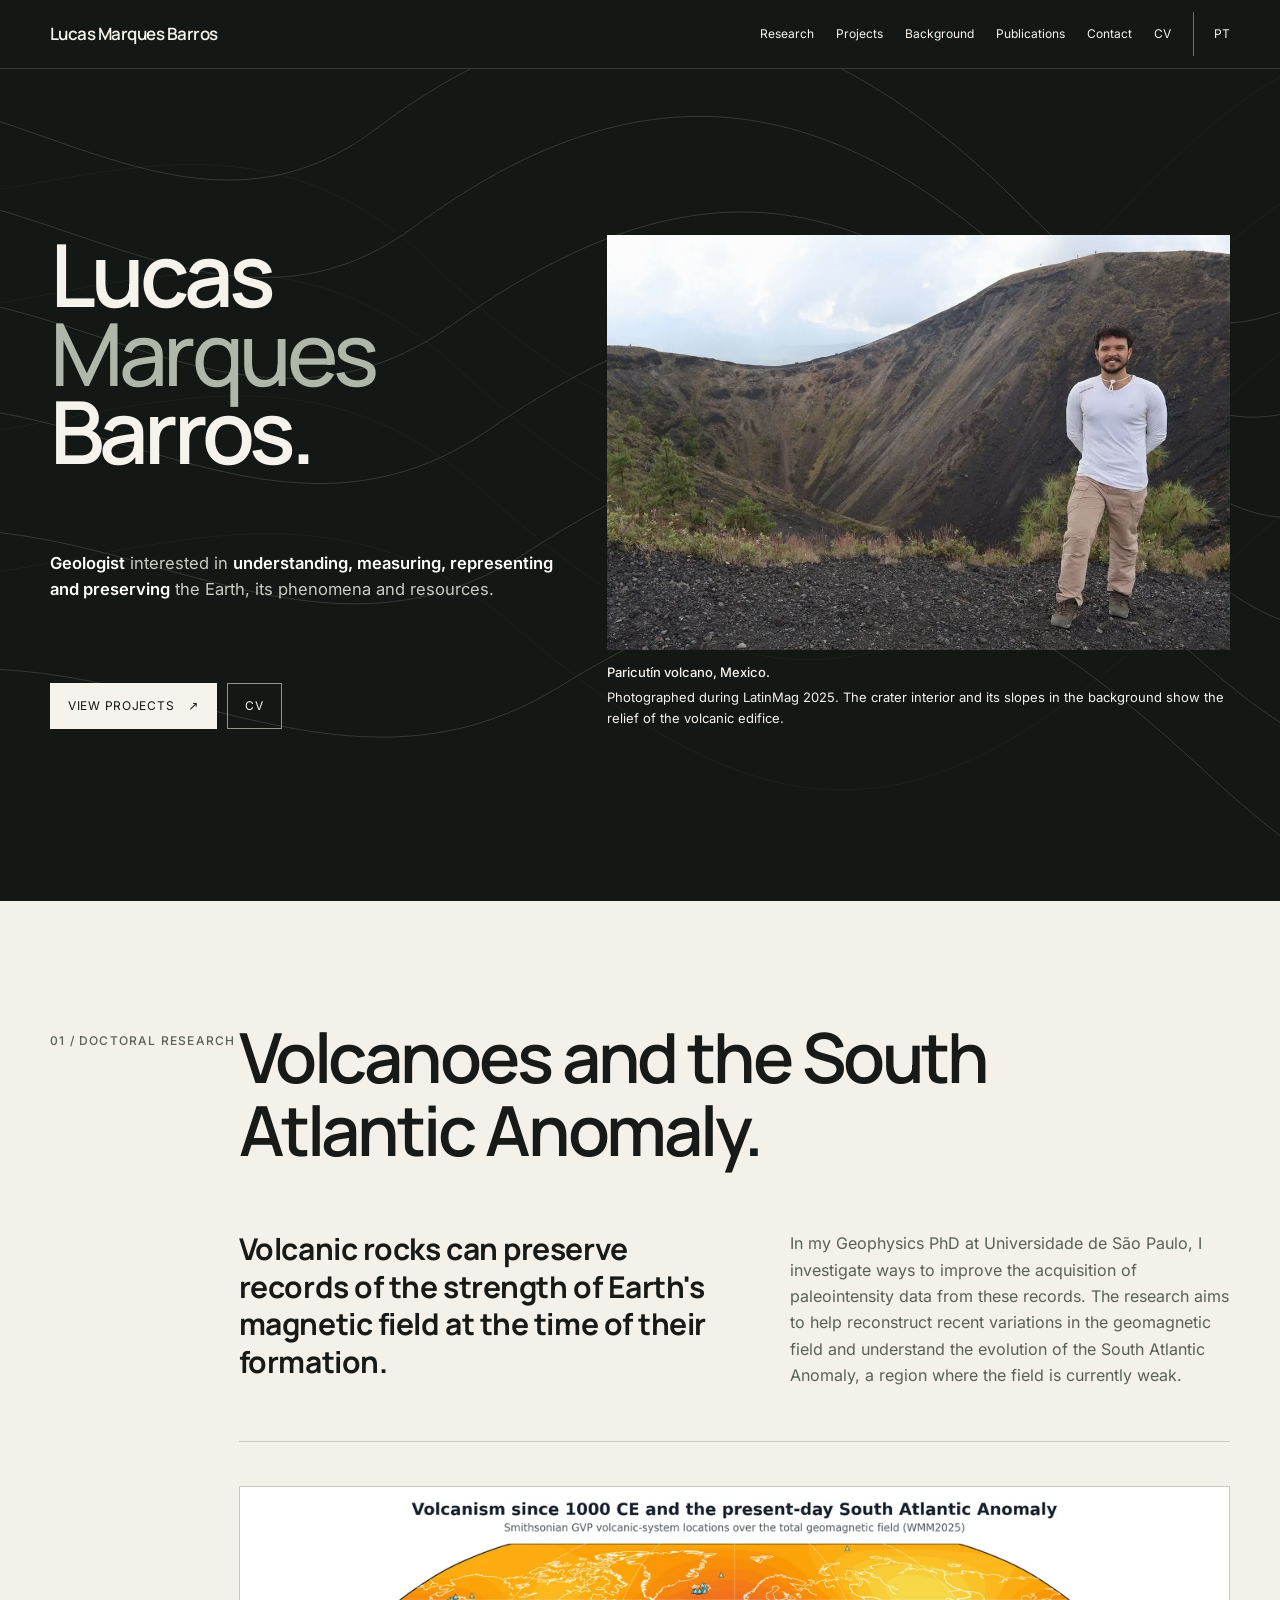
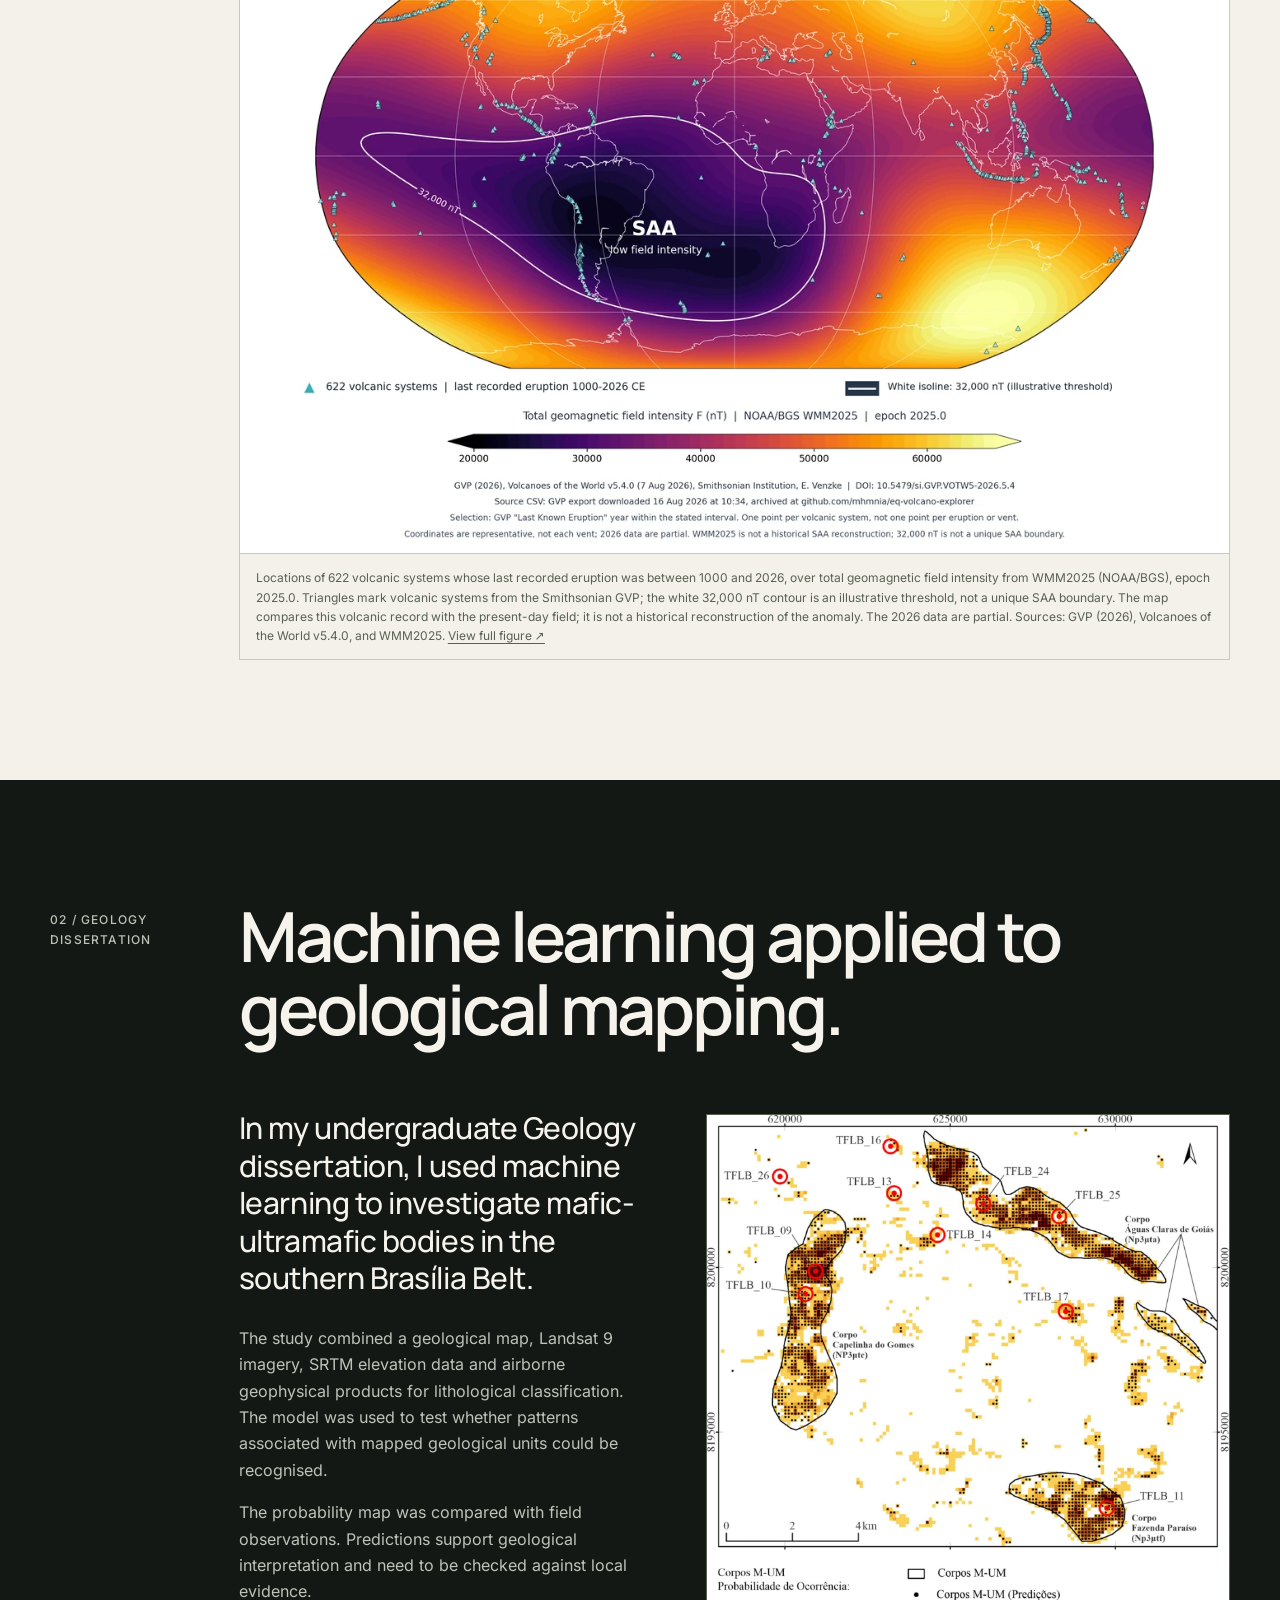
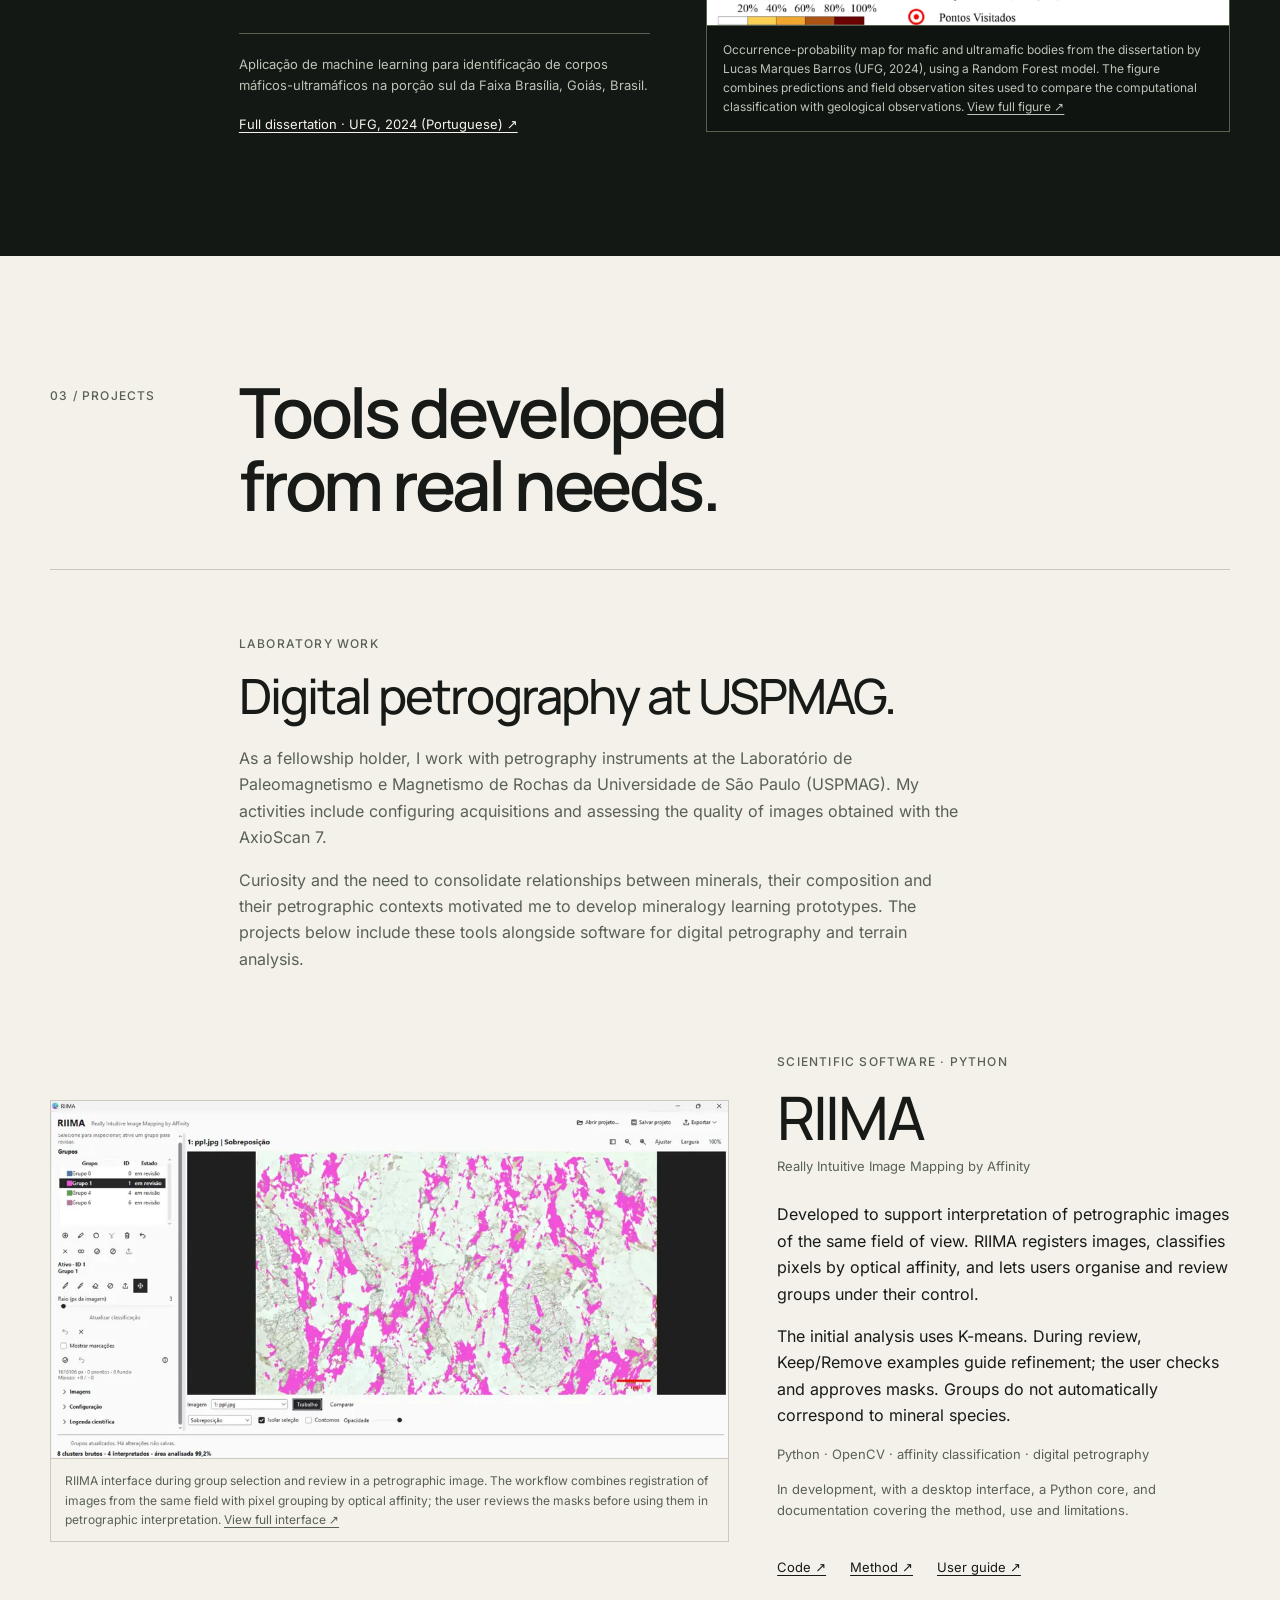
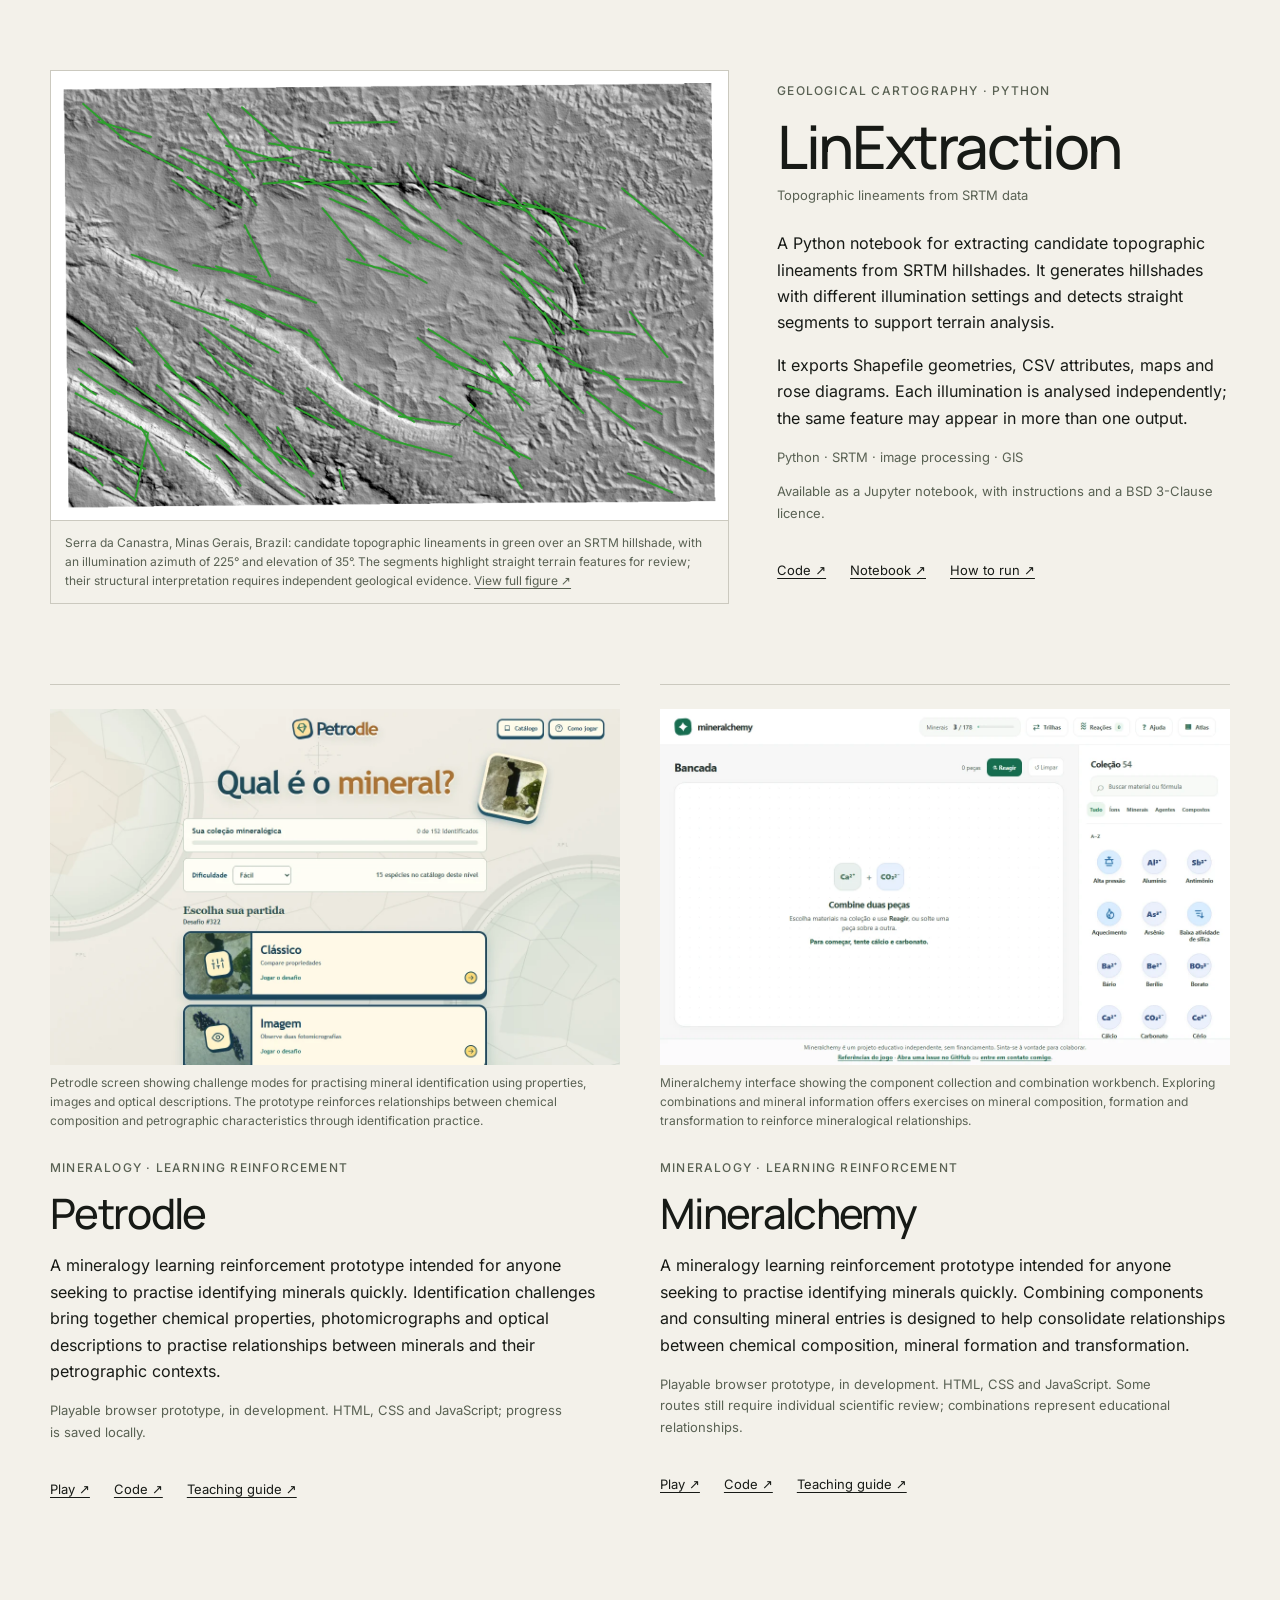
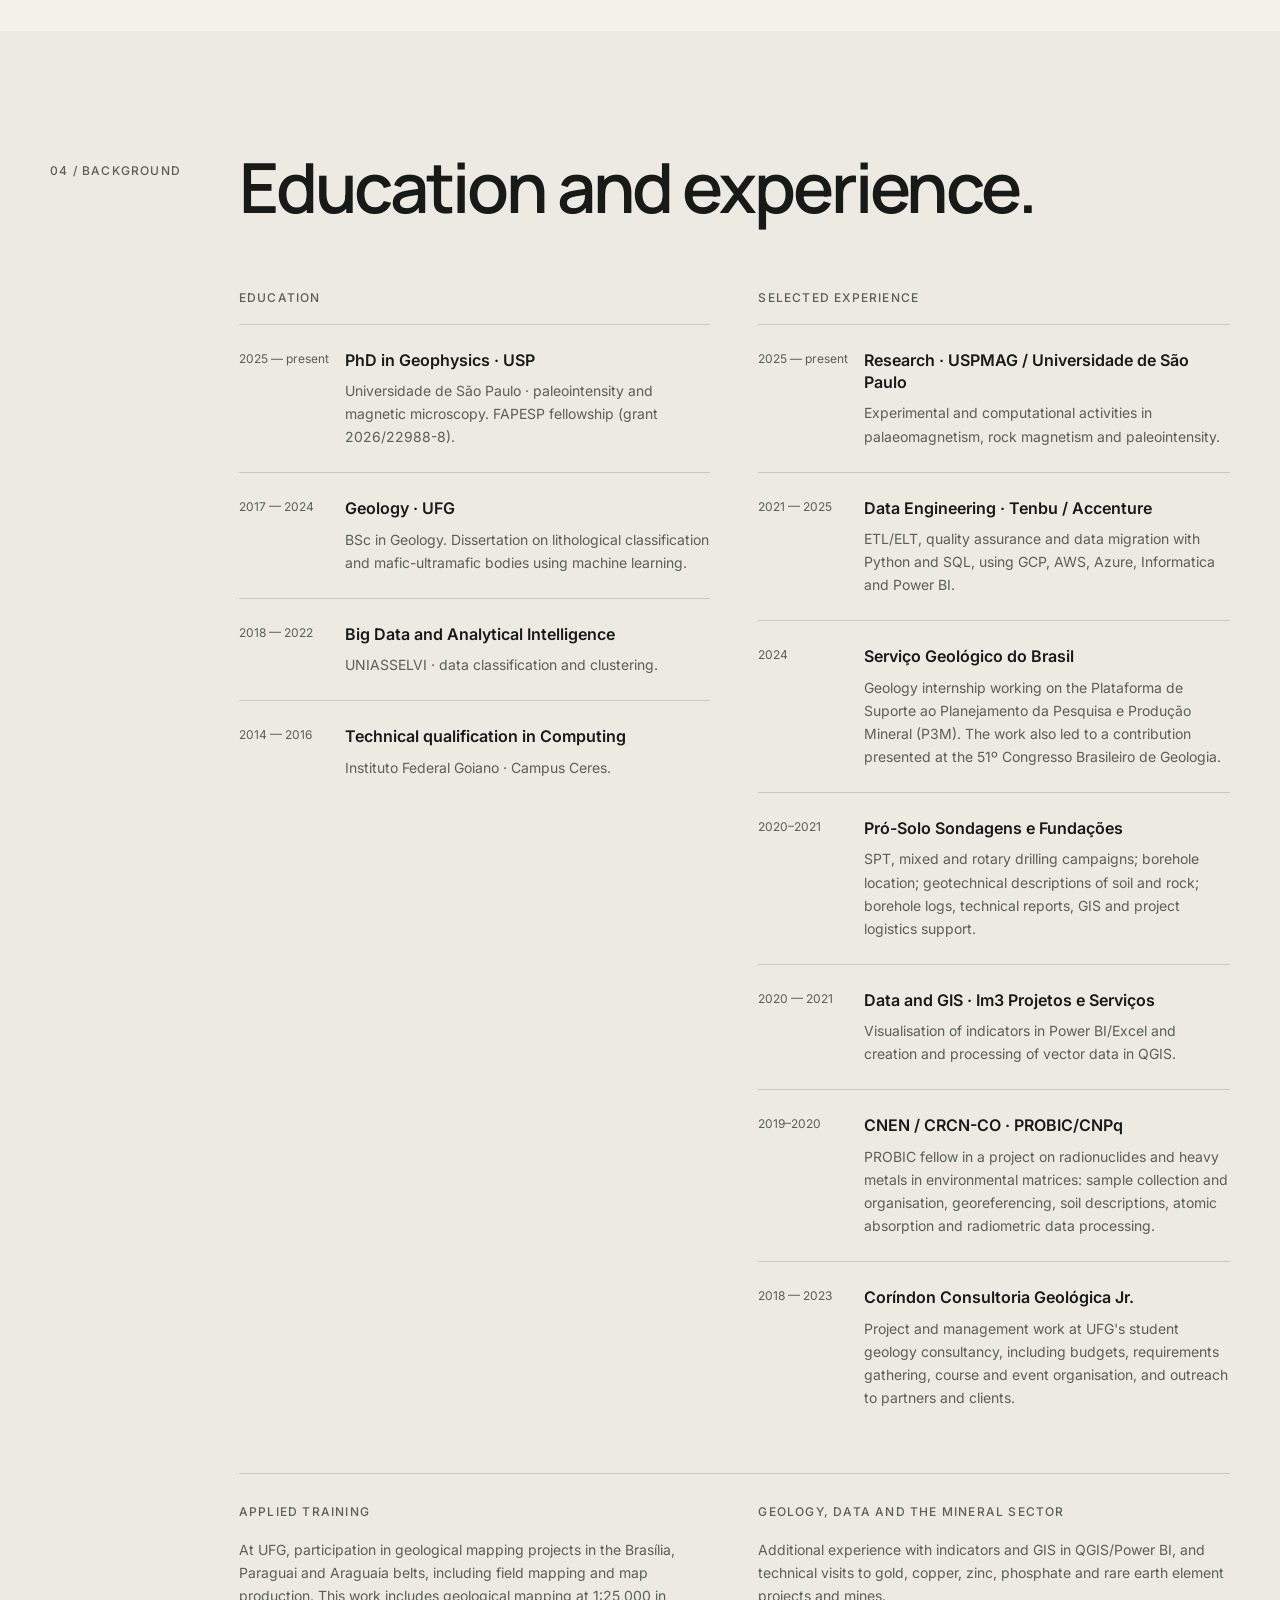
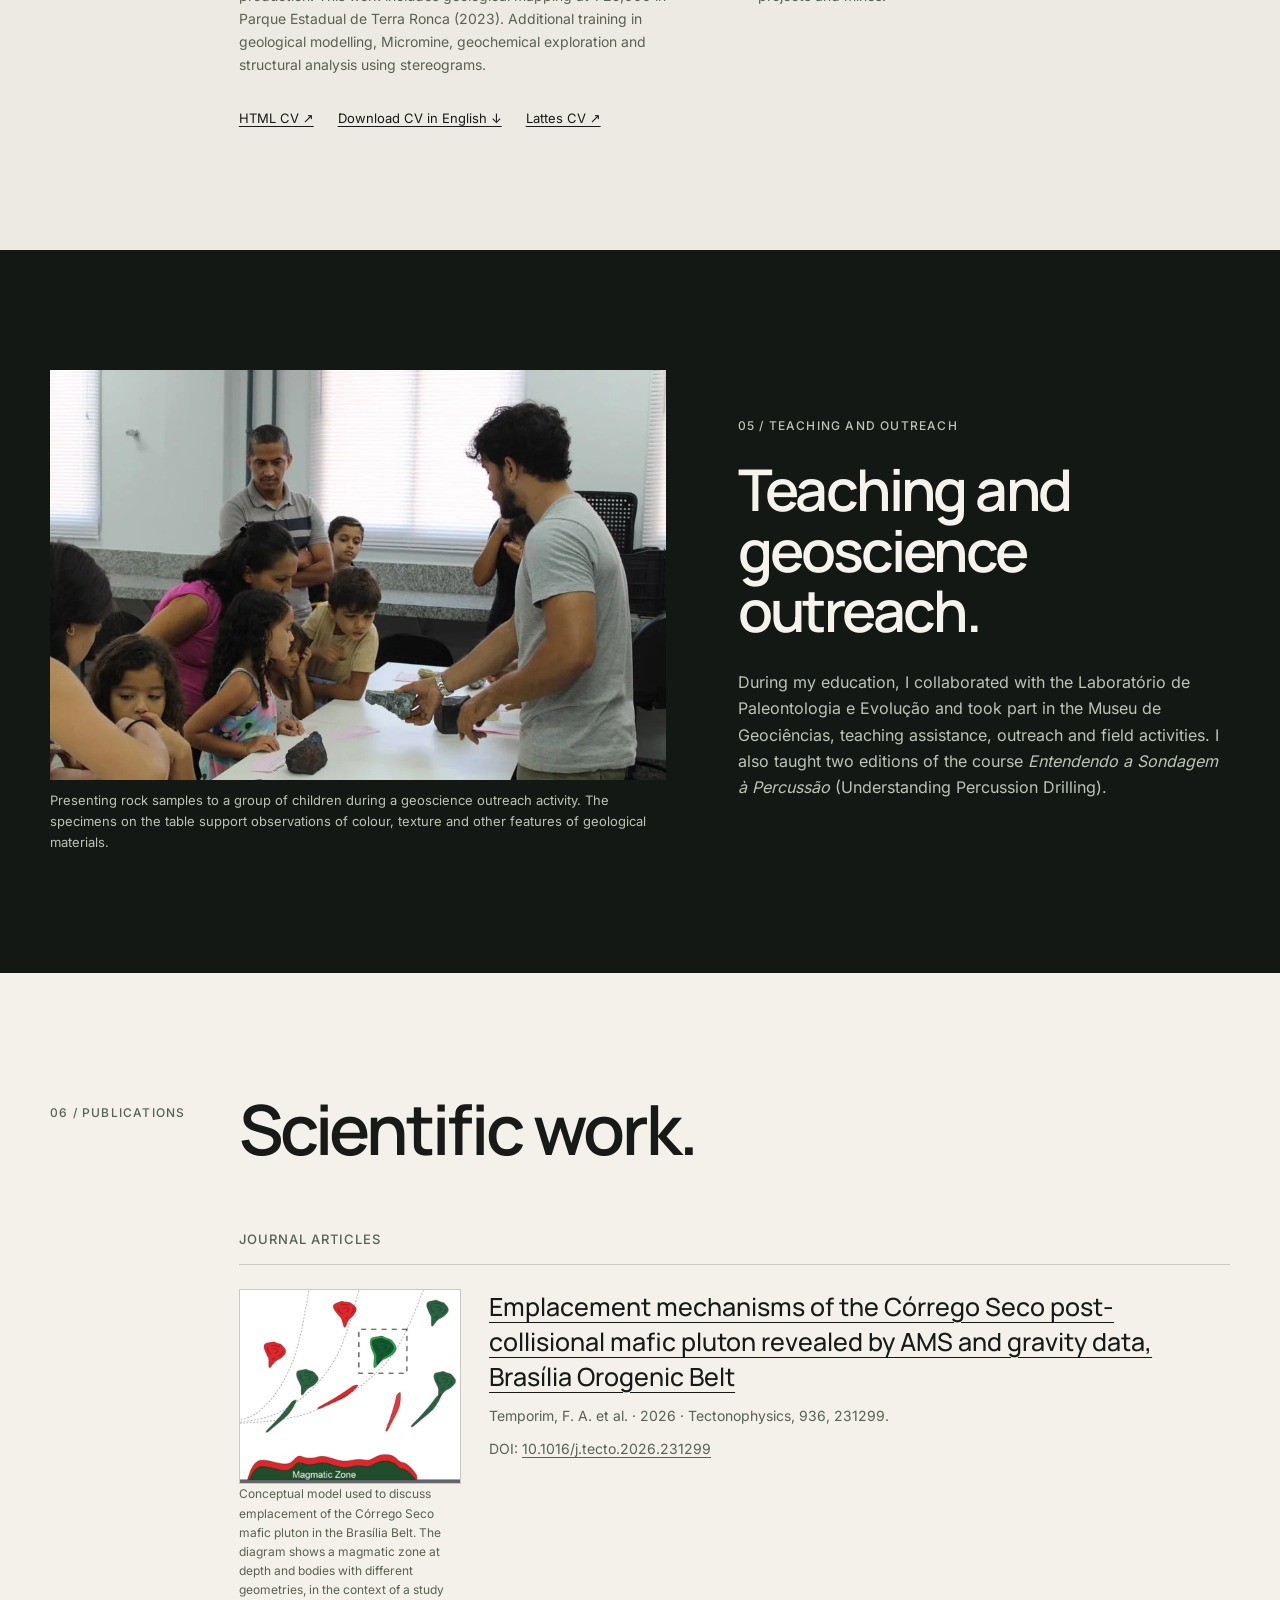
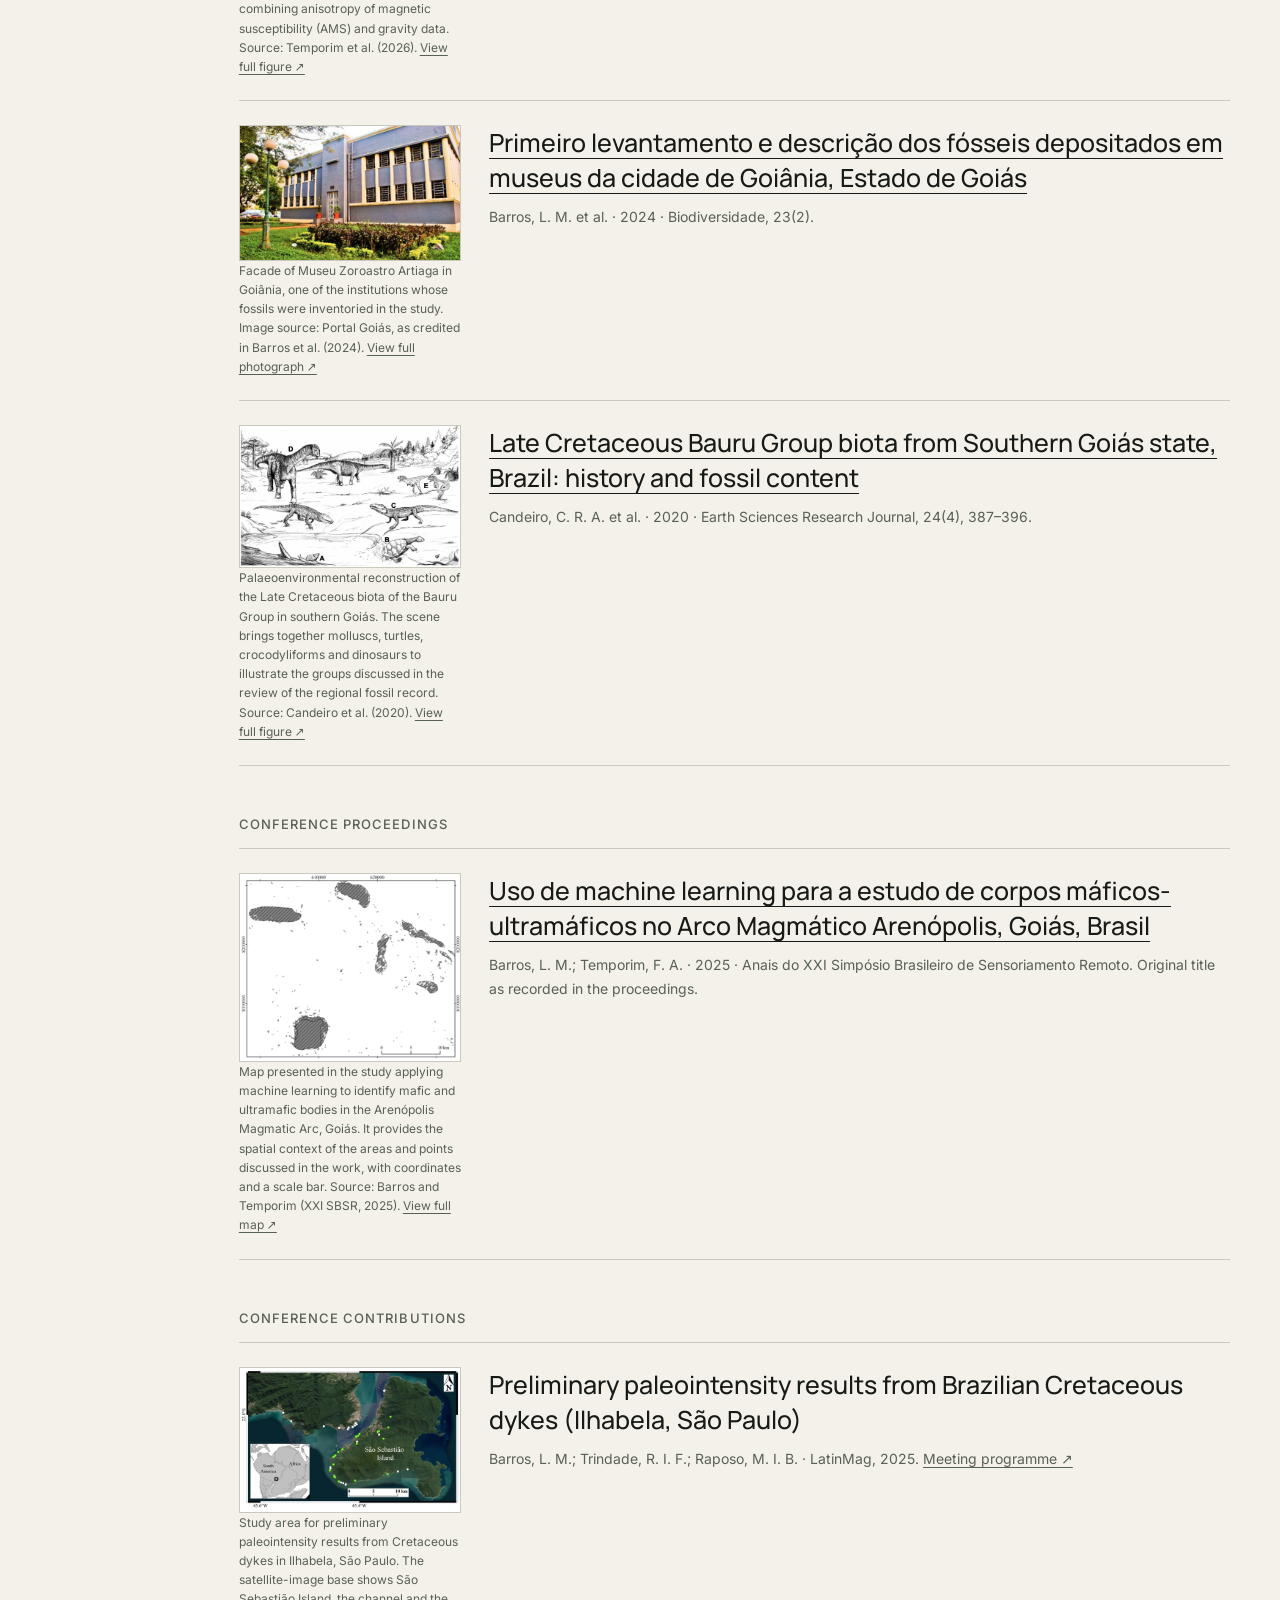
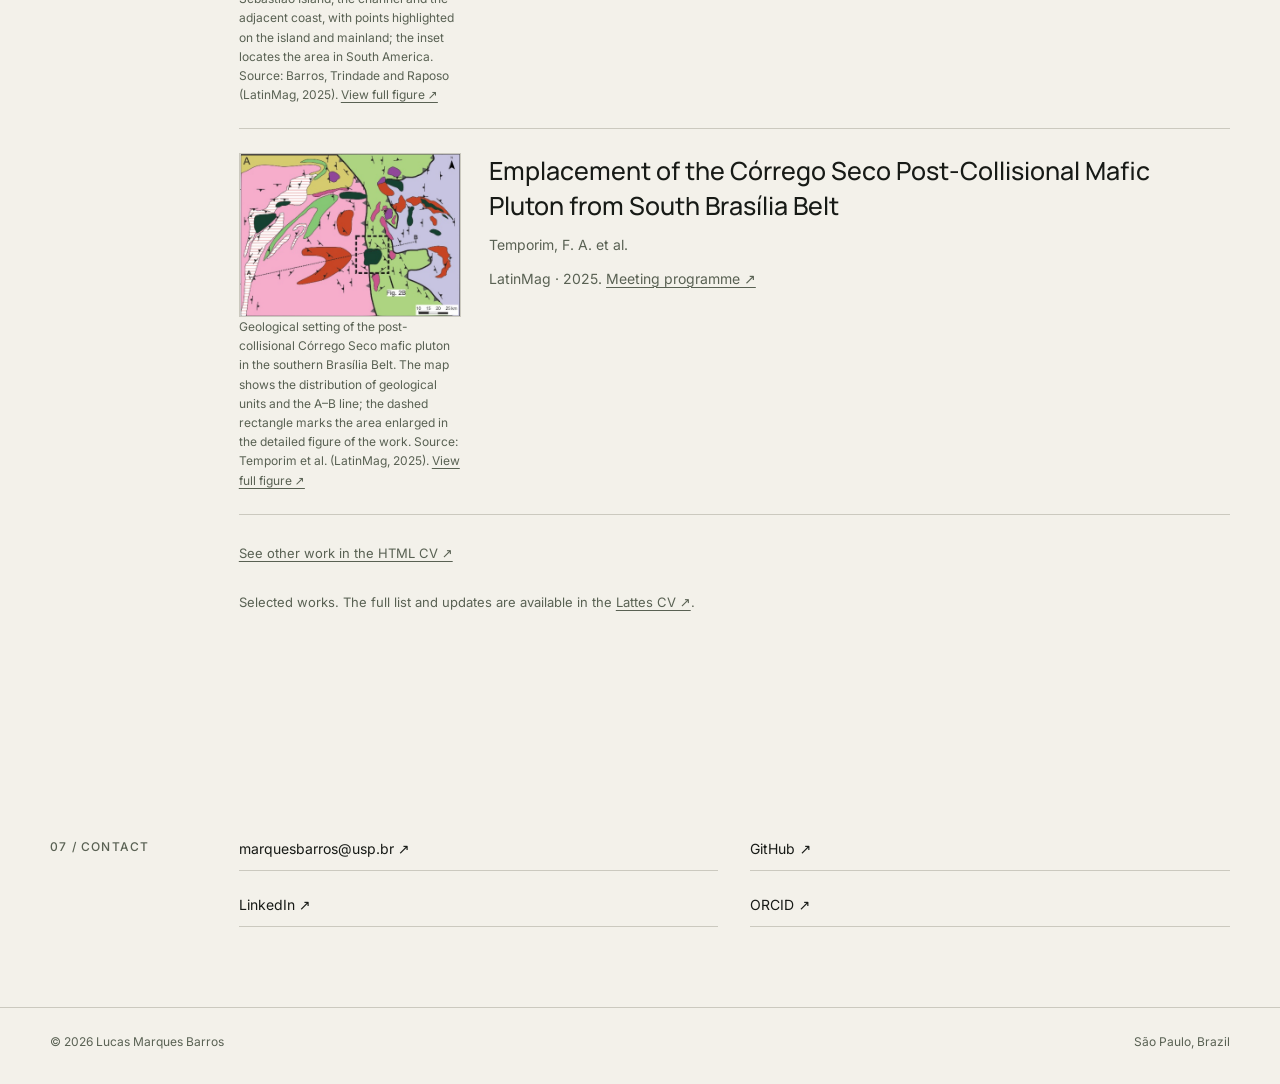
<file: en/index.html>
<!doctype html>
<html lang="en">
<head>
  <meta charset="utf-8">
  <meta name="viewport" content="width=device-width, initial-scale=1">
  <meta name="theme-color" content="#141814">
  <meta name="description" content="Lucas Marques Barros — geologist trained at UFG, Geophysics PhD candidate at Universidade de São Paulo and developer of geoscience tools.">
  <meta property="og:type" content="website">
  <meta property="og:title" content="Lucas Marques Barros | Geologist">
  <meta property="og:description" content="Geology education at UFG, research at USP and experience in fieldwork, laboratories, geotechnics, data, teaching and outreach.">
  <meta property="og:url" content="https://marquesbarros.github.io/marquesbarros/en/">
  <meta property="og:locale" content="en_US">
  <meta property="og:locale:alternate" content="pt_BR">
  <meta property="og:image" content="https://marquesbarros.github.io/marquesbarros/assets/hero-paricutin.jpg">
  <meta property="og:image:alt" content="Lucas at Paricutín volcano, Mexico">
  <meta name="twitter:card" content="summary_large_image">
  <link rel="canonical" href="https://marquesbarros.github.io/marquesbarros/en/">
  <link rel="alternate" hreflang="pt-BR" href="https://marquesbarros.github.io/marquesbarros/">
  <link rel="alternate" hreflang="en" href="https://marquesbarros.github.io/marquesbarros/en/">
  <link rel="alternate" hreflang="x-default" href="https://marquesbarros.github.io/marquesbarros/">
  <link rel="icon" type="image/svg+xml" href="../assets/favicon.svg?v=lb-20261123">
  <title>Lucas Marques Barros | Geologist</title>
  <link rel="stylesheet" href="../style.css">
  <script src="../script.js" defer></script>
</head>
<body>
<a class="skip" href="#conteudo">Skip to content</a>
<header class="site-header">
  <div class="shell nav-inner">
    <a class="brand" href="#top">Lucas Marques Barros</a>
    <button class="menu-toggle" type="button" aria-controls="site-menu" aria-expanded="false">Menu</button>
    <nav class="menu" id="site-menu" aria-label="Main navigation">
      <a href="#pesquisa">Research</a>
      <a href="#projetos">Projects</a>
      <a href="#trajetoria">Background</a>
      <a href="#publicacoes">Publications</a>
      <a href="#contato">Contact</a>
      <a href="./cv.html">CV</a>
      <a class="language-link" href="../index.html" lang="pt-BR" hreflang="pt-BR" aria-label="Ler em português">PT</a>
    </nav>
  </div>
</header>

<main id="conteudo" tabindex="-1">
  <section id="top" class="hero section-dark" tabindex="-1" aria-label="Introduction">
    <div class="topography-wrap" aria-hidden="true">
      <svg class="topography topography-hero topo-a" viewBox="0 0 1200 800" preserveAspectRatio="none">
        <path d="M-160 120 C40 -20 210 250 390 110 S735 0 905 175 1130 260 1370 60"/>
        <path d="M-150 205 C60 55 235 330 420 190 S760 75 930 250 1150 340 1380 140"/>
        <path d="M-140 295 C80 135 250 415 450 270 S785 155 960 330 1165 425 1390 230"/>
        <path d="M-130 390 C95 225 275 500 480 355 S810 245 990 420 1180 515 1400 325"/>
        <path d="M-120 495 C115 325 300 595 510 455 S835 345 1020 520 1195 610 1410 425"/>
        <path d="M-110 610 C135 440 320 700 535 565 S860 455 1045 630 1210 720 1420 540"/>
      </svg>
      <svg class="topography topography-hero topo-b" viewBox="0 0 1200 800" preserveAspectRatio="none">
        <path d="M-220 90 C10 300 225 10 435 220 S785 390 980 180 1210 30 1450 250"/>
        <path d="M-210 185 C20 390 240 100 455 305 S800 480 1000 270 1220 125 1460 345"/>
        <path d="M-200 290 C35 490 255 200 475 405 S820 575 1025 370 1235 230 1470 445"/>
        <path d="M-190 405 C50 600 275 315 500 515 S845 680 1050 480 1250 345 1480 555"/>
      </svg>
    </div>

    <div class="shell hero-grid">
      <div class="hero-copy reveal">
        <h1>Lucas<br><em>Marques</em><br>Barros.</h1>
        <p class="hero-lead"><strong>Geologist</strong> interested in <strong>understanding, measuring, representing and preserving</strong> the Earth, its phenomena and resources.</p>
        <div class="actions">
          <a class="button button-solid" href="#projetos">View projects <span>↗</span></a>
          <a class="button button-ghost" href="./cv.html">CV</a>
        </div>
      </div>

      <figure class="hero-photo">
        <div class="image-mask"><img src="../assets/hero-paricutin.webp" width="1100" height="733" srcset="../assets/hero-paricutin-600.webp 600w, ../assets/hero-paricutin.webp 1100w" sizes="(max-width: 900px) calc(100vw - 32px), 620px" fetchpriority="high" alt="Lucas Marques Barros at the crater of Paricutín volcano in Mexico"></div>
        <figcaption><strong>Paricutín volcano, Mexico.</strong><span>Photographed during LatinMag 2025. The crater interior and its slopes in the background show the relief of the volcanic edifice.</span></figcaption>
      </figure>
    </div>
  </section>

  <section id="pesquisa" class="portfolio-section research-story" tabindex="-1" aria-labelledby="pesquisa-titulo">
    <div class="shell">
      <header class="section-head reveal">
        <span class="section-index">01 / Doctoral research</span>
        <h2 id="pesquisa-titulo">Volcanoes and the South Atlantic Anomaly.</h2>
      </header>

      <div class="research-intro reveal">
        <p class="large-copy"><strong>Volcanic rocks can preserve records of the strength of Earth's magnetic field at the time of their formation.</strong></p>
        <p>In my Geophysics PhD at Universidade de São Paulo, I investigate ways to improve the acquisition of paleointensity data from these records. The research aims to help reconstruct recent variations in the geomagnetic field and understand the evolution of the South Atlantic Anomaly, a region where the field is currently weak.</p>
      </div>

      <div class="saa-layout">
        <figure class="saa-map saa-real-figure reveal" aria-labelledby="saa-caption">
          <a class="figure-link" href="../assets/saa-vulcanismo-desde-1000.webp" aria-label="Open the volcanism and SAA map at its original size"><img id="saa-targets-figure" class="saa-targets-image" src="../assets/saa-vulcanismo-desde-1000-1200.webp" srcset="../assets/saa-vulcanismo-desde-1000-600.webp 600w, ../assets/saa-vulcanismo-desde-1000-1200.webp 1200w, ../assets/saa-vulcanismo-desde-1000-1800.webp 1800w, ../assets/saa-vulcanismo-desde-1000.webp 3312w" sizes="(max-width: 768px) calc(100vw - 40px), (max-width: 1240px) calc(100vw - 80px), 1160px" width="3312" height="2232" alt="World map of volcanic systems whose last recorded eruption was between 1000 and 2026, over present-day geomagnetic field intensity; the SAA lies in the low-intensity region and the white contour marks 32,000 nT." loading="lazy" decoding="async"></a>
          <figcaption id="saa-caption">Locations of 622 volcanic systems whose last recorded eruption was between 1000 and 2026, over total geomagnetic field intensity from WMM2025 (NOAA/BGS), epoch 2025.0. Triangles mark volcanic systems from the Smithsonian GVP; the white 32,000 nT contour is an illustrative threshold, not a unique SAA boundary. The map compares this volcanic record with the present-day field; it is not a historical reconstruction of the anomaly. The 2026 data are partial. Sources: GVP (2026), Volcanoes of the World v5.4.0, and WMM2025. <a href="../assets/saa-vulcanismo-desde-1000.webp">View full figure ↗</a></figcaption>
        </figure>
      </div>
    </div>
  </section>

  <section id="tcc" class="portfolio-section tcc-section section-dark" tabindex="-1" aria-labelledby="tcc-titulo">
    <div class="shell">
      <header class="section-head reveal">
        <span class="section-index">02 / Geology dissertation</span>
        <h2 id="tcc-titulo">Machine learning applied to geological mapping.</h2>
      </header>

      <div class="tcc-grid">
        <div class="tcc-copy reveal">
          <p class="large-copy">In my undergraduate Geology dissertation, I used machine learning to investigate mafic-ultramafic bodies in the southern Brasília Belt.</p>
          <p>The study combined a geological map, Landsat 9 imagery, SRTM elevation data and airborne geophysical products for lithological classification. The model was used to test whether patterns associated with mapped geological units could be recognised.</p>
          <p>The probability map was compared with field observations. Predictions support geological interpretation and need to be checked against local evidence.</p>
          <p class="tcc-title" lang="pt-BR">Aplicação de machine learning para identificação de corpos máficos-ultramáficos na porção sul da Faixa Brasília, Goiás, Brasil.</p>
          <a class="text-link" href="https://repositorio.bc.ufg.br/items/0a7a096b-ce01-40c8-ab16-3c9e37bb60d5" target="_blank" rel="noopener noreferrer">Full dissertation · UFG, 2024 (Portuguese) ↗</a>
        </div>

        <figure class="prediction-figure prediction-real reveal">
          <a class="figure-link" href="../assets/tcc-prediction.webp" aria-label="Open the dissertation figure at its original size"><img id="tcc-prediction-figure" class="tcc-prediction-image" src="../assets/tcc-prediction.webp" width="1536" height="1502" alt="Dissertation map of mafic-ultramafic occurrence probability, with predictions and field observation sites" loading="lazy" decoding="async"></a>
          <figcaption>Occurrence-probability map for mafic and ultramafic bodies from the dissertation by Lucas Marques Barros (UFG, 2024), using a Random Forest model. The figure combines predictions and field observation sites used to compare the computational classification with geological observations. <a href="../assets/tcc-prediction.webp">View full figure ↗</a></figcaption>
        </figure>
      </div>
    </div>
  </section>

  <section id="projetos" class="portfolio-section projects-section" tabindex="-1" aria-labelledby="projetos-titulo">
    <div class="shell">
      <header class="section-head reveal">
        <span class="section-index">03 / Projects</span>
        <h2 id="projetos-titulo">Tools developed<br>from real needs.</h2>
      </header>

      <div class="laboratory-intro reveal">
        <div class="method-copy">
          <span class="mini-label">Laboratory work</span>
          <h3>Digital petrography at USPMAG.</h3>
          <p>As a fellowship holder, I work with petrography instruments at the Laboratório de Paleomagnetismo e Magnetismo de Rochas da Universidade de São Paulo (USPMAG). My activities include configuring acquisitions and assessing the quality of images obtained with the AxioScan 7.</p>
          <p>Curiosity and the need to consolidate relationships between minerals, their composition and their petrographic contexts motivated me to develop mineralogy learning prototypes. The projects below include these tools alongside software for digital petrography and terrain analysis.</p>
        </div>
      </div>

      <article class="project-feature reveal">
        <figure class="project-window riima-window project-figure">
          <a class="figure-link" href="../assets/riima-interface.webp" aria-label="Open the actual RIIMA screenshot"><img id="riima-screenshot" class="riima-screenshot" src="../assets/riima-interface.webp" width="1000" height="528" alt="Actual RIIMA interface during group review in a petrographic image" loading="lazy" decoding="async"></a>
          <figcaption>RIIMA interface during group selection and review in a petrographic image. The workflow combines registration of images from the same field with pixel grouping by optical affinity; the user reviews the masks before using them in petrographic interpretation. <a href="../assets/riima-interface.webp">View full interface ↗</a></figcaption>
        </figure>
        <div class="project-copy">
          <p class="project-kicker">Scientific software · Python</p>
          <h3>RIIMA</h3>
          <p class="project-subtitle">Really Intuitive Image Mapping by Affinity</p>
          <p>Developed to support interpretation of petrographic images of the same field of view. RIIMA registers images, classifies pixels by optical affinity, and lets users organise and review groups under their control.</p>
          <p>The initial analysis uses K-means. During review, Keep/Remove examples guide refinement; the user checks and approves masks. Groups do not automatically correspond to mineral species.</p>
          <p class="project-stack">Python · OpenCV · affinity classification · digital petrography</p>
          <p class="project-status">In development, with a desktop interface, a Python core, and documentation covering the method, use and limitations.</p>
          <div class="project-links"><a href="https://github.com/marquesbarros/riima" target="_blank" rel="noopener noreferrer">Code ↗</a><a href="https://github.com/marquesbarros/riima/blob/main/docs/METHOD.md" target="_blank" rel="noopener noreferrer">Method ↗</a><a href="https://github.com/marquesbarros/riima/blob/main/docs/USER_GUIDE.md" target="_blank" rel="noopener noreferrer">User guide ↗</a></div>
        </div>
      </article>

      <article id="linextraction" class="project-feature reveal" aria-labelledby="linextraction-title">
        <figure class="project-window project-figure" aria-labelledby="linextraction-caption">
          <a class="figure-link" href="../assets/linextraction-canastra-az225-alt35.webp" aria-label="View the full LinExtraction figure from Serra da Canastra"><img src="../assets/linextraction-canastra-az225-alt35.webp" srcset="../assets/linextraction-canastra-az225-alt35-600.webp 600w, ../assets/linextraction-canastra-az225-alt35.webp 966w" sizes="(max-width: 900px) calc(100vw - 32px), 660px" width="966" height="641" loading="lazy" decoding="async" alt="SRTM hillshade of Serra da Canastra with candidate topographic lineaments drawn in green."></a>
          <figcaption id="linextraction-caption">Serra da Canastra, Minas Gerais, Brazil: candidate topographic lineaments in green over an SRTM hillshade, with an illumination azimuth of 225° and elevation of 35°. The segments highlight straight terrain features for review; their structural interpretation requires independent geological evidence. <a href="../assets/linextraction-canastra-az225-alt35.webp">View full figure ↗</a></figcaption>
        </figure>
        <div class="project-copy">
          <p class="project-kicker">Geological cartography · Python</p>
          <h3 id="linextraction-title">LinExtraction</h3>
          <p class="project-subtitle">Topographic lineaments from SRTM data</p>
          <p>A Python notebook for extracting candidate topographic lineaments from SRTM hillshades. It generates hillshades with different illumination settings and detects straight segments to support terrain analysis.</p>
          <p>It exports Shapefile geometries, CSV attributes, maps and rose diagrams. Each illumination is analysed independently; the same feature may appear in more than one output.</p>
          <p class="project-stack">Python · SRTM · image processing · GIS</p>
          <p class="project-status">Available as a Jupyter notebook, with instructions and a BSD 3-Clause licence.</p>
          <div class="project-links"><a href="https://github.com/marquesbarros/linextraction" target="_blank" rel="noopener noreferrer">Code ↗</a><a href="https://github.com/marquesbarros/linextraction/blob/main/SRTM_Lineament_Extraction.ipynb" target="_blank" rel="noopener noreferrer">Notebook ↗</a><a href="https://github.com/marquesbarros/linextraction#como-executar" target="_blank" rel="noopener noreferrer">How to run ↗</a></div>
        </div>
      </article>

      <div class="project-pair">
        <article class="project-card reveal">
          <figure class="project-preview"><a href="https://marquesbarros.github.io/petrodle/" target="_blank" rel="noopener noreferrer"><img src="../assets/petrodle-preview.webp" width="1200" height="750" alt="Actual Petrodle screenshot showing mineral identification modes" loading="lazy" decoding="async"></a><figcaption>Petrodle screen showing challenge modes for practising mineral identification using properties, images and optical descriptions. The prototype reinforces relationships between chemical composition and petrographic characteristics through identification practice.</figcaption></figure>
          <div class="project-card-copy">
            <p class="project-kicker">Mineralogy · Learning reinforcement</p>
            <h3>Petrodle</h3>
            <p>A mineralogy learning reinforcement prototype intended for anyone seeking to practise identifying minerals quickly. Identification challenges bring together chemical properties, photomicrographs and optical descriptions to practise relationships between minerals and their petrographic contexts.</p>
            <p class="project-status">Playable browser prototype, in development. HTML, CSS and JavaScript; progress is saved locally.</p>
            <div class="project-links"><a href="https://marquesbarros.github.io/petrodle/" target="_blank" rel="noopener noreferrer">Play ↗</a><a href="https://github.com/marquesbarros/petrodle" target="_blank" rel="noopener noreferrer">Code ↗</a><a href="https://github.com/marquesbarros/petrodle/blob/main/docs/USO_EM_AULA.md" target="_blank" rel="noopener noreferrer">Teaching guide ↗</a></div>
          </div>
        </article>

        <article class="project-card reveal">
          <figure class="project-preview"><a href="https://marquesbarros.github.io/mineralchemy/" target="_blank" rel="noopener noreferrer"><img src="../assets/mineralchemy-preview.webp" width="1200" height="750" alt="Actual Mineralchemy screenshot showing the collection and combination workbench" loading="lazy" decoding="async"></a><figcaption>Mineralchemy interface showing the component collection and combination workbench. Exploring combinations and mineral information offers exercises on mineral composition, formation and transformation to reinforce mineralogical relationships.</figcaption></figure>
          <div class="project-card-copy">
            <p class="project-kicker">Mineralogy · Learning reinforcement</p>
            <h3>Mineralchemy</h3>
            <p>A mineralogy learning reinforcement prototype intended for anyone seeking to practise identifying minerals quickly. Combining components and consulting mineral entries is designed to help consolidate relationships between chemical composition, mineral formation and transformation.</p>
            <p class="project-status">Playable browser prototype, in development. HTML, CSS and JavaScript. Some routes still require individual scientific review; combinations represent educational relationships.</p>
            <div class="project-links"><a href="https://marquesbarros.github.io/mineralchemy/" target="_blank" rel="noopener noreferrer">Play ↗</a><a href="https://github.com/marquesbarros/mineralchemy" target="_blank" rel="noopener noreferrer">Code ↗</a><a href="https://github.com/marquesbarros/mineralchemy/blob/main/docs/GUIA_DOCENTE.md" target="_blank" rel="noopener noreferrer">Teaching guide ↗</a></div>
          </div>
        </article>
      </div>
    </div>
  </section>

  <section id="trajetoria" class="portfolio-section trajectory-section" tabindex="-1" aria-labelledby="trajetoria-titulo">
    <div class="shell">
      <header class="section-head reveal">
        <span class="section-index">04 / Background</span>
        <h2 id="trajetoria-titulo">Education and experience.</h2>
      </header>

      <div class="career-grid">
        <div class="career-column reveal">
          <span class="mini-label">Education</span>
          <article><span class="date-range">2025 — present</span><div><h3>PhD in Geophysics · USP</h3><p>Universidade de São Paulo · paleointensity and magnetic microscopy. FAPESP fellowship (grant 2026/22988-8).</p></div></article>
          <article><span class="date-range">2017 — 2024</span><div><h3>Geology · UFG</h3><p>BSc in Geology. Dissertation on lithological classification and mafic-ultramafic bodies using machine learning.</p></div></article>
          <article><span class="date-range">2018 — 2022</span><div><h3>Big Data and Analytical Intelligence</h3><p>UNIASSELVI · data classification and clustering.</p></div></article>
          <article><span class="date-range">2014 — 2016</span><div><h3>Technical qualification in Computing</h3><p>Instituto Federal Goiano · Campus Ceres.</p></div></article>

        </div>

        <div class="career-column reveal">
          <span class="mini-label">Selected experience</span>
          <article><span class="date-range">2025 — present</span><div><h3>Research · USPMAG / Universidade de São Paulo</h3><p>Experimental and computational activities in palaeomagnetism, rock magnetism and paleointensity.</p></div></article>
          <article><span class="date-range">2021 — 2025</span><div><h3>Data Engineering · Tenbu / Accenture</h3><p>ETL/ELT, quality assurance and data migration with Python and SQL, using GCP, AWS, Azure, Informatica and Power BI.</p></div></article>
          <article><time datetime="2024">2024</time><div><h3>Serviço Geológico do Brasil</h3><p>Geology internship working on the Plataforma de Suporte ao Planejamento da Pesquisa e Produção Mineral (P3M). The work also led to a contribution presented at the 51º Congresso Brasileiro de Geologia.</p></div></article>
          <article><span class="date-range">2020–2021</span><div><h3>Pró-Solo Sondagens e Fundações</h3><p>SPT, mixed and rotary drilling campaigns; borehole location; geotechnical descriptions of soil and rock; borehole logs, technical reports, GIS and project logistics support.</p></div></article>
          <article><span class="date-range">2020 — 2021</span><div><h3>Data and GIS · Im3 Projetos e Serviços</h3><p>Visualisation of indicators in Power BI/Excel and creation and processing of vector data in QGIS.</p></div></article>
          <article><span class="date-range">2019–2020</span><div><h3>CNEN / CRCN-CO · PROBIC/CNPq</h3><p>PROBIC fellow in a project on radionuclides and heavy metals in environmental matrices: sample collection and organisation, georeferencing, soil descriptions, atomic absorption and radiometric data processing.</p></div></article>
          <article><span class="date-range">2018 — 2023</span><div><h3>Coríndon Consultoria Geológica Jr.</h3><p>Project and management work at UFG's student geology consultancy, including budgets, requirements gathering, course and event organisation, and outreach to partners and clients.</p></div></article>
        </div>
      </div>

      <div class="career-notes reveal">
        <div>
          <span class="mini-label">Applied training</span>
          <p>At UFG, participation in geological mapping projects in the Brasília, Paraguai and Araguaia belts, including field mapping and map production. This work includes geological mapping at 1:25,000 in Parque Estadual de Terra Ronca (2023). Additional training in geological modelling, Micromine, geochemical exploration and structural analysis using stereograms.</p>
        </div>
        <div>
          <span class="mini-label">Geology, data and the mineral sector</span>
          <p>Additional experience with indicators and GIS in QGIS/Power BI, and technical visits to gold, copper, zinc, phosphate and rare earth element projects and mines.</p>
        </div>
      </div>

      <div class="career-actions reveal">
        <a class="text-link" href="./cv.html">HTML CV ↗</a>
        <a class="text-link" href="../assets/Lucas_Marques_Barros_CV_EN_2026.pdf" download>Download CV in English ↓</a>
        <a class="text-link" href="https://lattes.cnpq.br/6262685341923739" target="_blank" rel="noopener noreferrer">Lattes CV ↗</a>
      </div>
    </div>
  </section>

  <section id="ensino" class="portfolio-section outreach-section section-dark" tabindex="-1" aria-labelledby="ensino-titulo">
    <div class="shell outreach-grid">
      <figure class="outreach-photo">
        <div class="image-mask"><img src="../assets/outreach-kids.webp" width="900" height="600" srcset="../assets/outreach-kids-600.webp 600w, ../assets/outreach-kids.webp 900w" sizes="(max-width: 900px) calc(100vw - 32px), 620px" loading="lazy" decoding="async" alt="Lucas Marques Barros showing geological samples during an activity with children"></div>
        <figcaption>Presenting rock samples to a group of children during a geoscience outreach activity. The specimens on the table support observations of colour, texture and other features of geological materials.</figcaption>
      </figure>
      <div class="outreach-copy reveal">
        <span class="section-index">05 / Teaching and outreach</span>
        <h2 id="ensino-titulo">Teaching and geoscience outreach.</h2>
        <p>During my education, I collaborated with the Laboratório de Paleontologia e Evolução and took part in the Museu de Geociências, teaching assistance, outreach and field activities. I also taught two editions of the course <em lang="pt-BR">Entendendo a Sondagem à Percussão</em> (Understanding Percussion Drilling).</p>
      </div>
    </div>
  </section>

  <section id="publicacoes" class="portfolio-section production-section" tabindex="-1" aria-labelledby="publicacoes-titulo">
    <div class="shell">
      <header class="section-head"><span class="section-index">06 / Publications</span><h2 id="publicacoes-titulo">Scientific work.</h2></header>
      <div class="publication-groups">
        <div class="publication-group">
          <h3>Journal articles</h3>
          <ul class="publication-list">
            <li class="publication-entry">
              <figure class="publication-figure" aria-labelledby="figure-corrego-seco-tectonophysics">
                <a class="figure-link" href="../assets/corrego-seco-tectonophysics.webp" aria-label="Open the full Córrego Seco emplacement diagram"><img src="../assets/corrego-seco-tectonophysics.webp" srcset="../assets/corrego-seco-tectonophysics-600.webp 600w, ../assets/corrego-seco-tectonophysics.webp 737w" sizes="(max-width: 560px) calc(100vw - 32px), 240px" width="737" height="649" loading="lazy" decoding="async" alt="Conceptual diagram with red and green magmatic bodies, dashed lines, a detail area and a magmatic zone at the base"></a>
                <figcaption id="figure-corrego-seco-tectonophysics">Conceptual model used to discuss emplacement of the Córrego Seco mafic pluton in the Brasília Belt. The diagram shows a magmatic zone at depth and bodies with different geometries, in the context of a study combining anisotropy of magnetic susceptibility (AMS) and gravity data. Source: Temporim et al. (2026). <a href="../assets/corrego-seco-tectonophysics.webp">View full figure ↗</a></figcaption>
              </figure>
              <div class="publication-copy"><h4><a href="https://doi.org/10.1016/j.tecto.2026.231299" target="_blank" rel="noopener noreferrer" lang="en">Emplacement mechanisms of the Córrego Seco post-collisional mafic pluton revealed by AMS and gravity data, Brasília Orogenic Belt</a></h4><p>Temporim, F. A. et al. · 2026 · Tectonophysics, 936, 231299.</p><p>DOI: <a href="https://doi.org/10.1016/j.tecto.2026.231299" target="_blank" rel="noopener noreferrer">10.1016/j.tecto.2026.231299</a></p></div>
            </li>
            <li class="publication-entry">
              <figure class="publication-figure" aria-labelledby="figure-museus-goiania">
                <a class="figure-link" href="../assets/museu-zoroastro-artiaga.webp" aria-label="Open the full photograph of Museu Zoroastro Artiaga"><img src="../assets/museu-zoroastro-artiaga.webp" srcset="../assets/museu-zoroastro-artiaga-600.webp 600w, ../assets/museu-zoroastro-artiaga.webp 1036w" sizes="(max-width: 560px) calc(100vw - 32px), 240px" width="1036" height="628" loading="lazy" decoding="async" alt="Facade of Museu Zoroastro Artiaga in Goiânia, with a garden in front of the building"></a>
                <figcaption id="figure-museus-goiania">Facade of Museu Zoroastro Artiaga in Goiânia, one of the institutions whose fossils were inventoried in the study. Image source: Portal Goiás, as credited in Barros et al. (2024). <a href="../assets/museu-zoroastro-artiaga.webp">View full photograph ↗</a></figcaption>
              </figure>
              <div class="publication-copy"><h4><a href="https://periodicoscientificos.ufmt.br/ojs/index.php/biodiversidade/article/view/17903" target="_blank" rel="noopener noreferrer" lang="pt-BR">Primeiro levantamento e descrição dos fósseis depositados em museus da cidade de Goiânia, Estado de Goiás</a></h4><p>Barros, L. M. et al. · 2024 · Biodiversidade, 23(2).</p></div>
            </li>
            <li class="publication-entry">
              <figure class="publication-figure" aria-labelledby="figure-biota-bauru">
                <a class="figure-link" href="../assets/bauru-biota.webp" aria-label="Open the full Bauru Group reconstruction"><img src="../assets/bauru-biota.webp" srcset="../assets/bauru-biota-600.webp 600w, ../assets/bauru-biota.webp 1008w" sizes="(max-width: 560px) calc(100vw - 32px), 240px" width="1008" height="647" loading="lazy" decoding="async" alt="Black-and-white reconstruction of the Bauru Group biota, with vegetation, dinosaurs, crocodyliforms, a turtle and a gastropod"></a>
                <figcaption id="figure-biota-bauru">Palaeoenvironmental reconstruction of the Late Cretaceous biota of the Bauru Group in southern Goiás. The scene brings together molluscs, turtles, crocodyliforms and dinosaurs to illustrate the groups discussed in the review of the regional fossil record. Source: Candeiro et al. (2020). <a href="../assets/bauru-biota.webp">View full figure ↗</a></figcaption>
              </figure>
              <div class="publication-copy"><h4><a href="https://revistas.unal.edu.co/index.php/esrj/article/view/82831" target="_blank" rel="noopener noreferrer" lang="en">Late Cretaceous Bauru Group biota from Southern Goiás state, Brazil: history and fossil content</a></h4><p>Candeiro, C. R. A. et al. · 2020 · Earth Sciences Research Journal, 24(4), 387–396.</p></div>
            </li>
          </ul>
        </div>
        <div class="publication-group">
          <h3>Conference proceedings</h3>
          <ul class="publication-list"><li class="publication-entry">
              <figure class="publication-figure" aria-labelledby="figure-sbsr-mapeamento">
                <a class="figure-link" href="../assets/sbsr-machine-learning-map.webp" aria-label="Open the full map from the machine learning study"><img src="../assets/sbsr-machine-learning-map.webp" srcset="../assets/sbsr-machine-learning-map-600.webp 600w, ../assets/sbsr-machine-learning-map.webp 771w" sizes="(max-width: 560px) calc(100vw - 32px), 240px" width="771" height="653" loading="lazy" decoding="async" alt="Map with hatched areas, grey patches, coordinates and a scale bar, presented in the study of mafic-ultramafic bodies"></a>
                <figcaption id="figure-sbsr-mapeamento">Map presented in the study applying machine learning to identify mafic and ultramafic bodies in the Arenópolis Magmatic Arc, Goiás. It provides the spatial context of the areas and points discussed in the work, with coordinates and a scale bar. Source: Barros and Temporim (XXI SBSR, 2025). <a href="../assets/sbsr-machine-learning-map.webp">View full map ↗</a></figcaption>
              </figure>
              <div class="publication-copy"><h4><a href="https://proceedings.science/sbsr-2025/trabalhos/uso-de-machine-learning-para-a-estudo-de-corpos-maficos-ultramaficos-no-arco-mag?lang=pt-br" target="_blank" rel="noopener noreferrer" lang="pt-BR">Uso de machine learning para a estudo de corpos máficos-ultramáficos no Arco Magmático Arenópolis, Goiás, Brasil</a></h4><p>Barros, L. M.; Temporim, F. A. · 2025 · Anais do XXI Simpósio Brasileiro de Sensoriamento Remoto. Original title as recorded in the proceedings.</p></div>
            </li></ul>
        </div>
        <div class="publication-group">
          <h3>Conference contributions</h3>
          <ul class="publication-list"><li class="publication-entry">
              <figure class="publication-figure" aria-labelledby="figure-latinmag-ilhabela">
                <a class="figure-link" href="../assets/ilhabela-latinmag-paleointensidade.webp" aria-label="Open the full Ilhabela map"><img src="../assets/ilhabela-latinmag-paleointensidade.webp" srcset="../assets/ilhabela-latinmag-paleointensidade-600.webp 600w, ../assets/ilhabela-latinmag-paleointensidade.webp 905w" sizes="(max-width: 560px) calc(100vw - 32px), 300px" width="905" height="590" loading="lazy" decoding="async" alt="Satellite image of São Sebastião Island and the adjacent coast, with green and white points, a South America location inset, a 10 km scale bar and a north arrow."></a>
                <figcaption id="figure-latinmag-ilhabela">Study area for preliminary paleointensity results from Cretaceous dykes in Ilhabela, São Paulo. The satellite-image base shows São Sebastião Island, the channel and the adjacent coast, with points highlighted on the island and mainland; the inset locates the area in South America. Source: Barros, Trindade and Raposo (LatinMag, 2025). <a href="../assets/ilhabela-latinmag-paleointensidade.webp">View full figure ↗</a></figcaption>
              </figure>
              <div class="publication-copy"><h4 lang="en">Preliminary paleointensity results from Brazilian Cretaceous dykes (Ilhabela, São Paulo)</h4><p>Barros, L. M.; Trindade, R. I. F.; Raposo, M. I. B. · LatinMag, 2025. <a href="https://latinmag.geofisica.unam.mx/assets/files/FINAL_PROGRAM.pdf" target="_blank" rel="noopener noreferrer">Meeting programme ↗</a></p></div>
            </li>
            <li class="publication-entry">
              <figure class="publication-figure" aria-labelledby="figure-latinmag-corrego-seco">
                <a class="figure-link" href="../assets/corrego-seco-latinmag.webp" aria-label="Open the full Córrego Seco geological map"><img src="../assets/corrego-seco-latinmag.webp" width="504" height="370" loading="lazy" decoding="async" alt="Geological map with coloured units, symbols, an A–B line, a north arrow and a detail area marked by a dashed box"></a>
                <figcaption id="figure-latinmag-corrego-seco">Geological setting of the post-collisional Córrego Seco mafic pluton in the southern Brasília Belt. The map shows the distribution of geological units and the A–B line; the dashed rectangle marks the area enlarged in the detailed figure of the work. Source: Temporim et al. (LatinMag, 2025). <a href="../assets/corrego-seco-latinmag.webp">View full figure ↗</a></figcaption>
              </figure>
              <div class="publication-copy"><h4 lang="en">Emplacement of the Córrego Seco Post-Collisional Mafic Pluton from South Brasília Belt</h4><p>Temporim, F. A. et al.</p><p>LatinMag · 2025. <a href="https://latinmag.geofisica.unam.mx/assets/files/FINAL_PROGRAM.pdf" target="_blank" rel="noopener noreferrer">Meeting programme ↗</a></p></div>
            </li></ul>
        </div>
        <p class="publication-note"><a href="./cv.html#cv-producao">See other work in the HTML CV ↗</a></p>
        <p class="publication-note">Selected works. The full list and updates are available in the <a href="https://lattes.cnpq.br/6262685341923739" target="_blank" rel="noopener noreferrer">Lattes CV ↗</a>.</p>
      </div>
    </div>
  </section>

  <section id="contato" class="contact-section" tabindex="-1" aria-labelledby="contato-titulo">
    <div class="shell contact-simple reveal">
      <h2 class="section-index" id="contato-titulo">07 / Contact</h2>
      <div class="contact-links">
        <a href="mailto:marquesbarros@usp.br">marquesbarros@usp.br ↗</a>
        <a href="https://github.com/marquesbarros" target="_blank" rel="noopener noreferrer">GitHub ↗</a>
        <a href="https://www.linkedin.com/in/lucasmarquesbarros/" target="_blank" rel="noopener noreferrer">LinkedIn ↗</a>
        <a href="https://orcid.org/0000-0002-1475-3834" target="_blank" rel="noopener noreferrer">ORCID ↗</a>
      </div>
    </div>
  </section>
</main>

<footer class="site-footer"><div class="shell"><span>© 2026 Lucas Marques Barros</span><span>São Paulo, Brazil</span></div></footer>
</body>
</html>
</file>
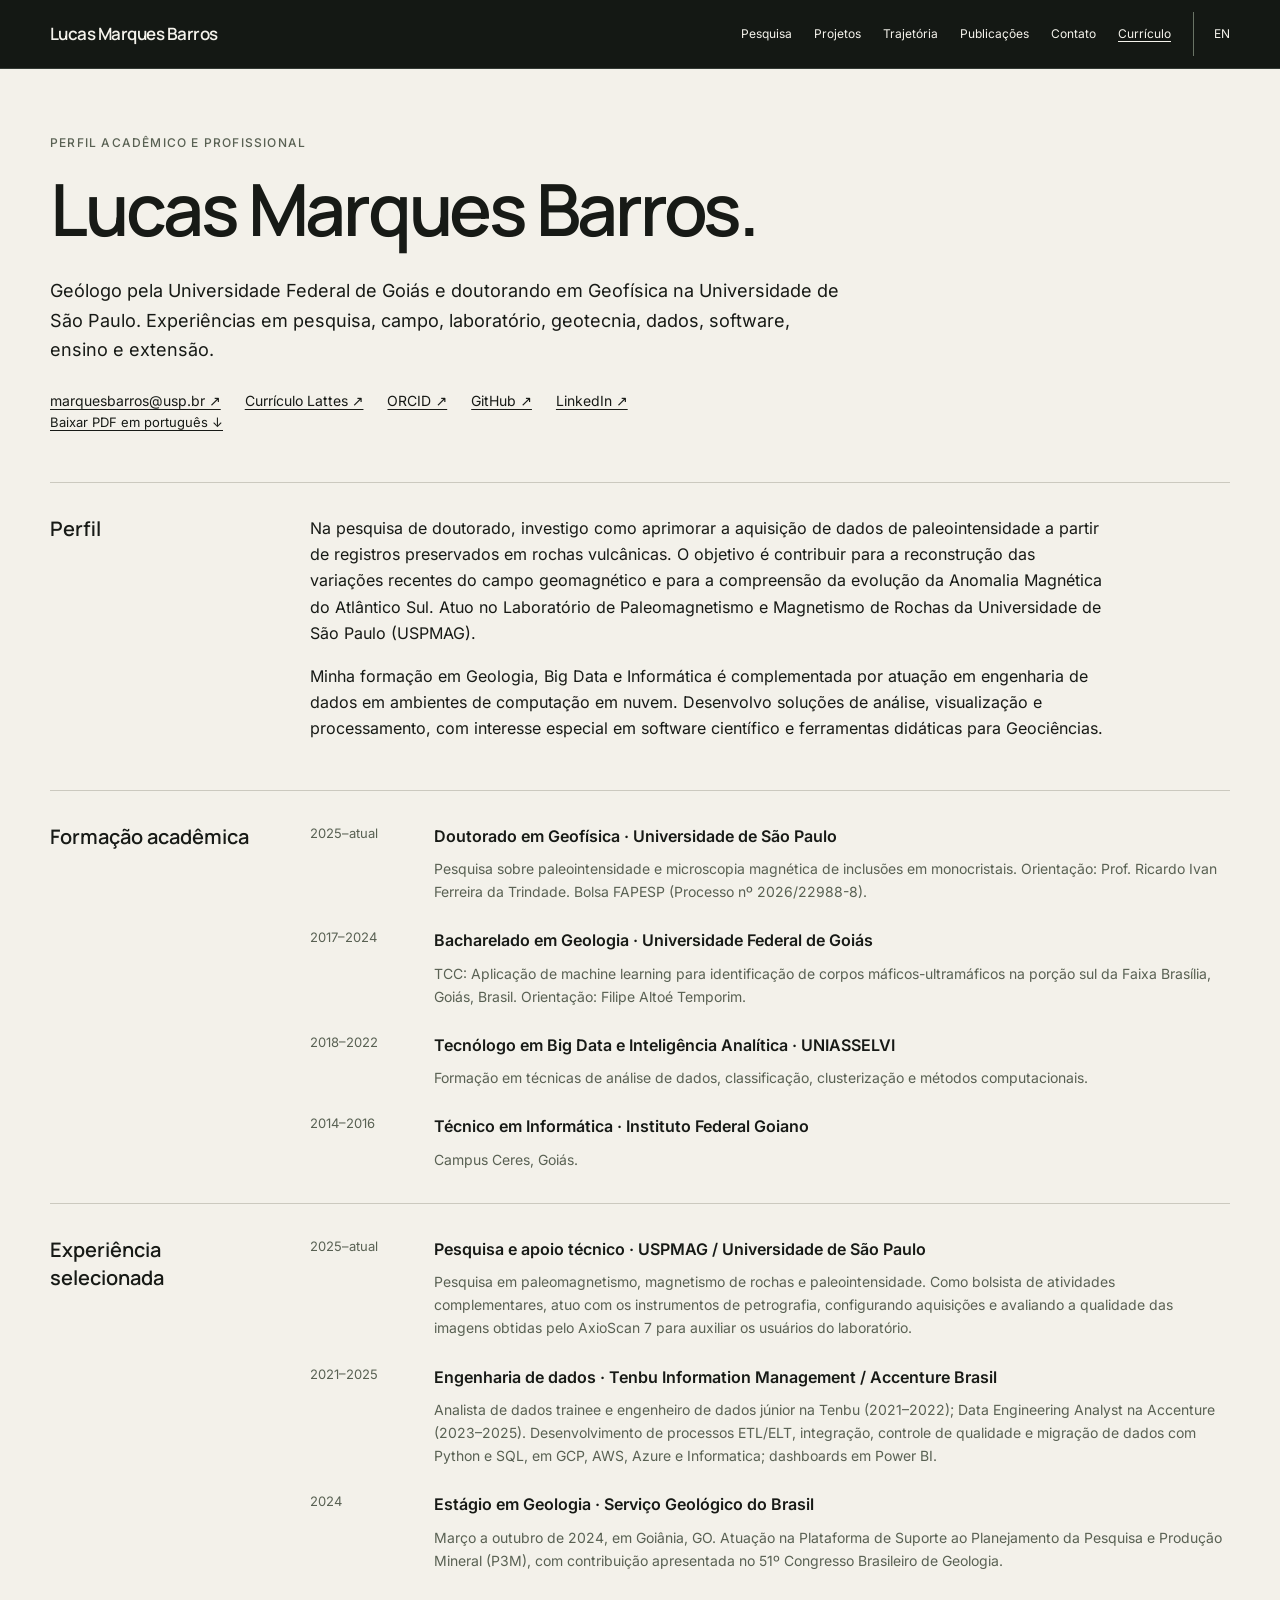
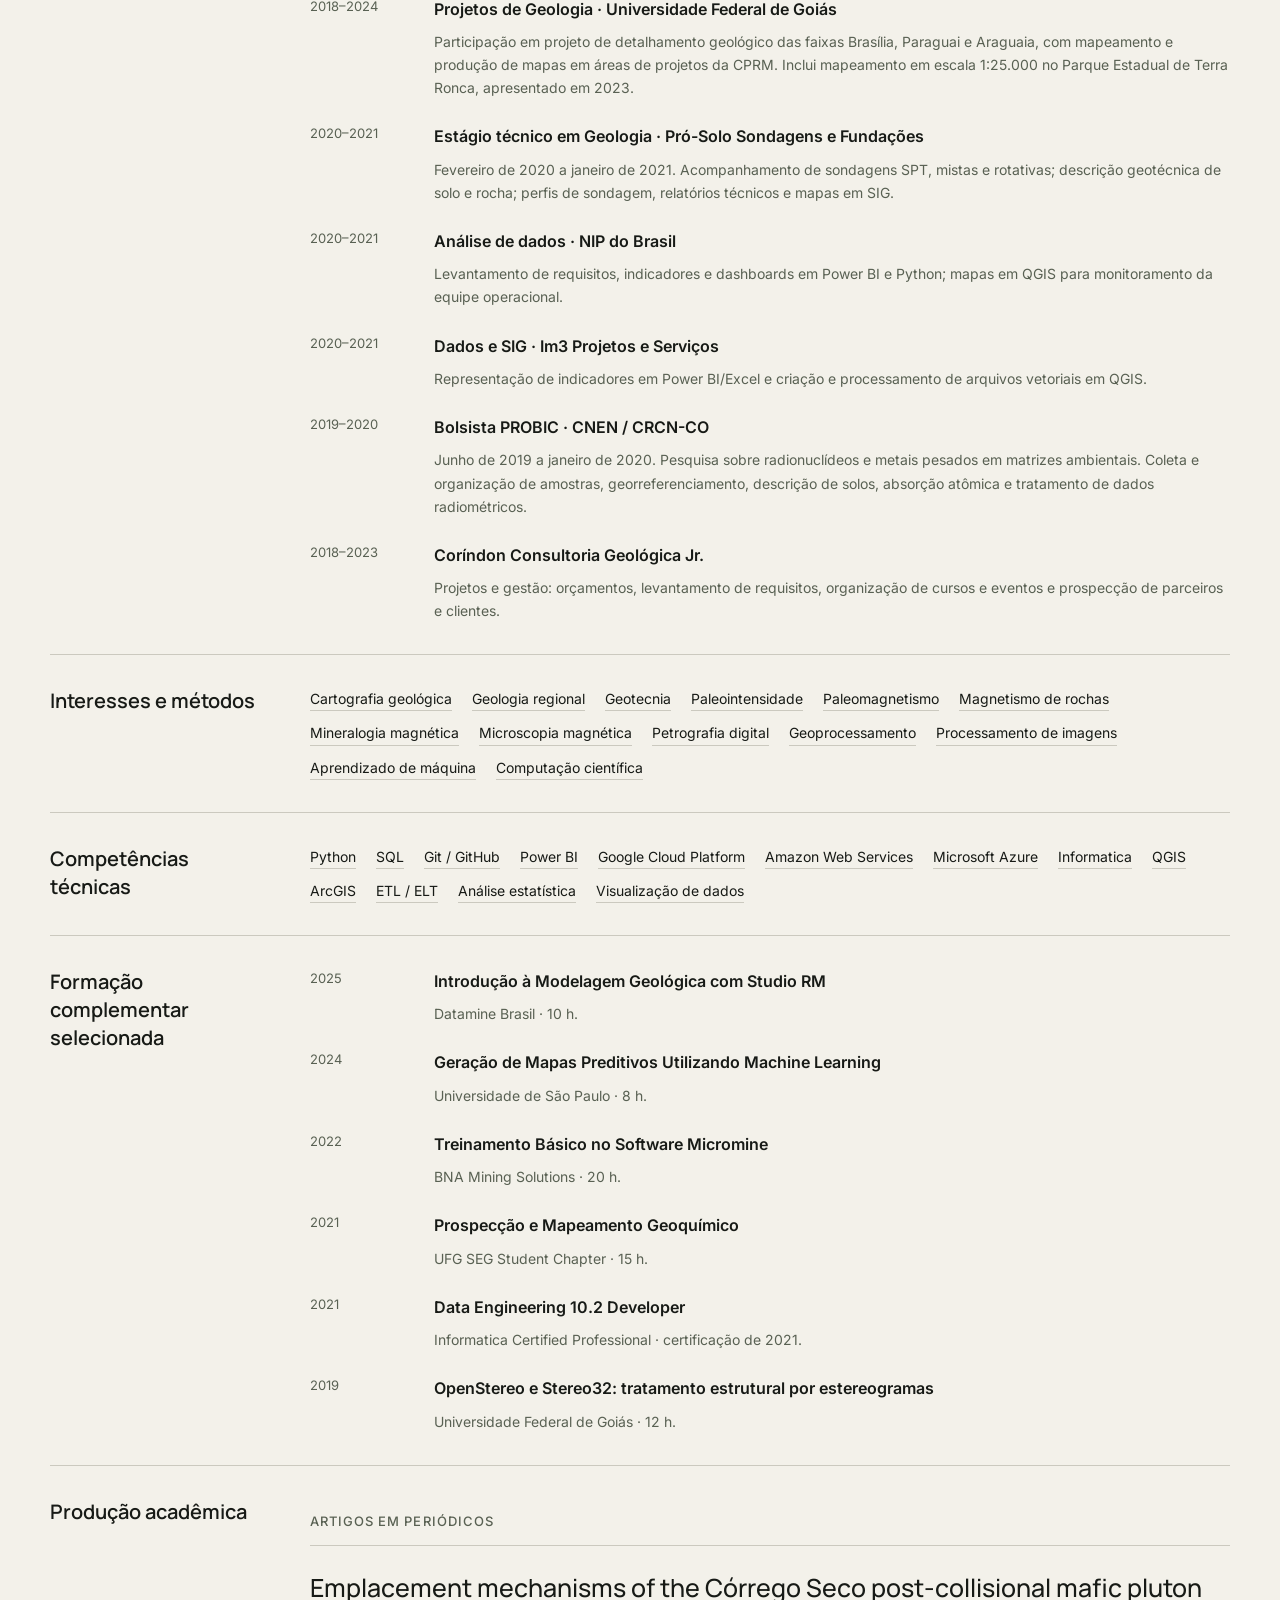
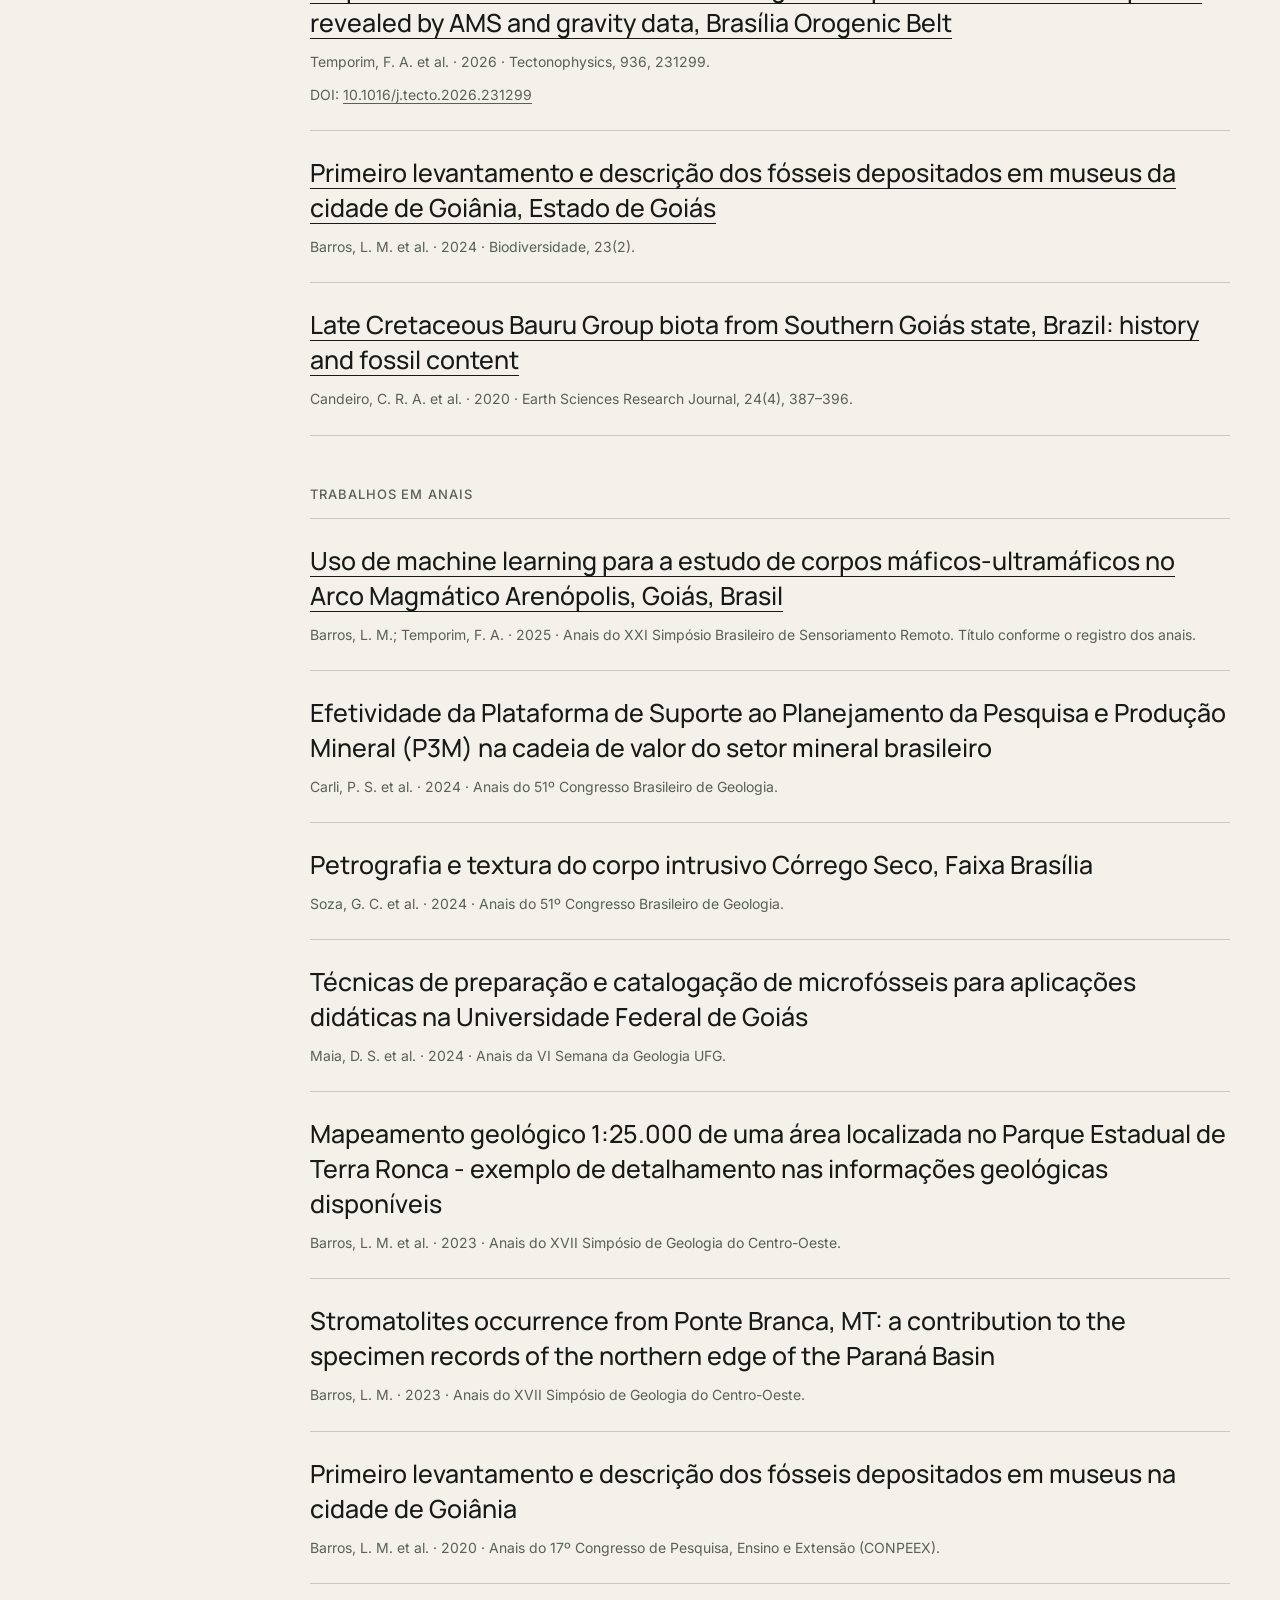
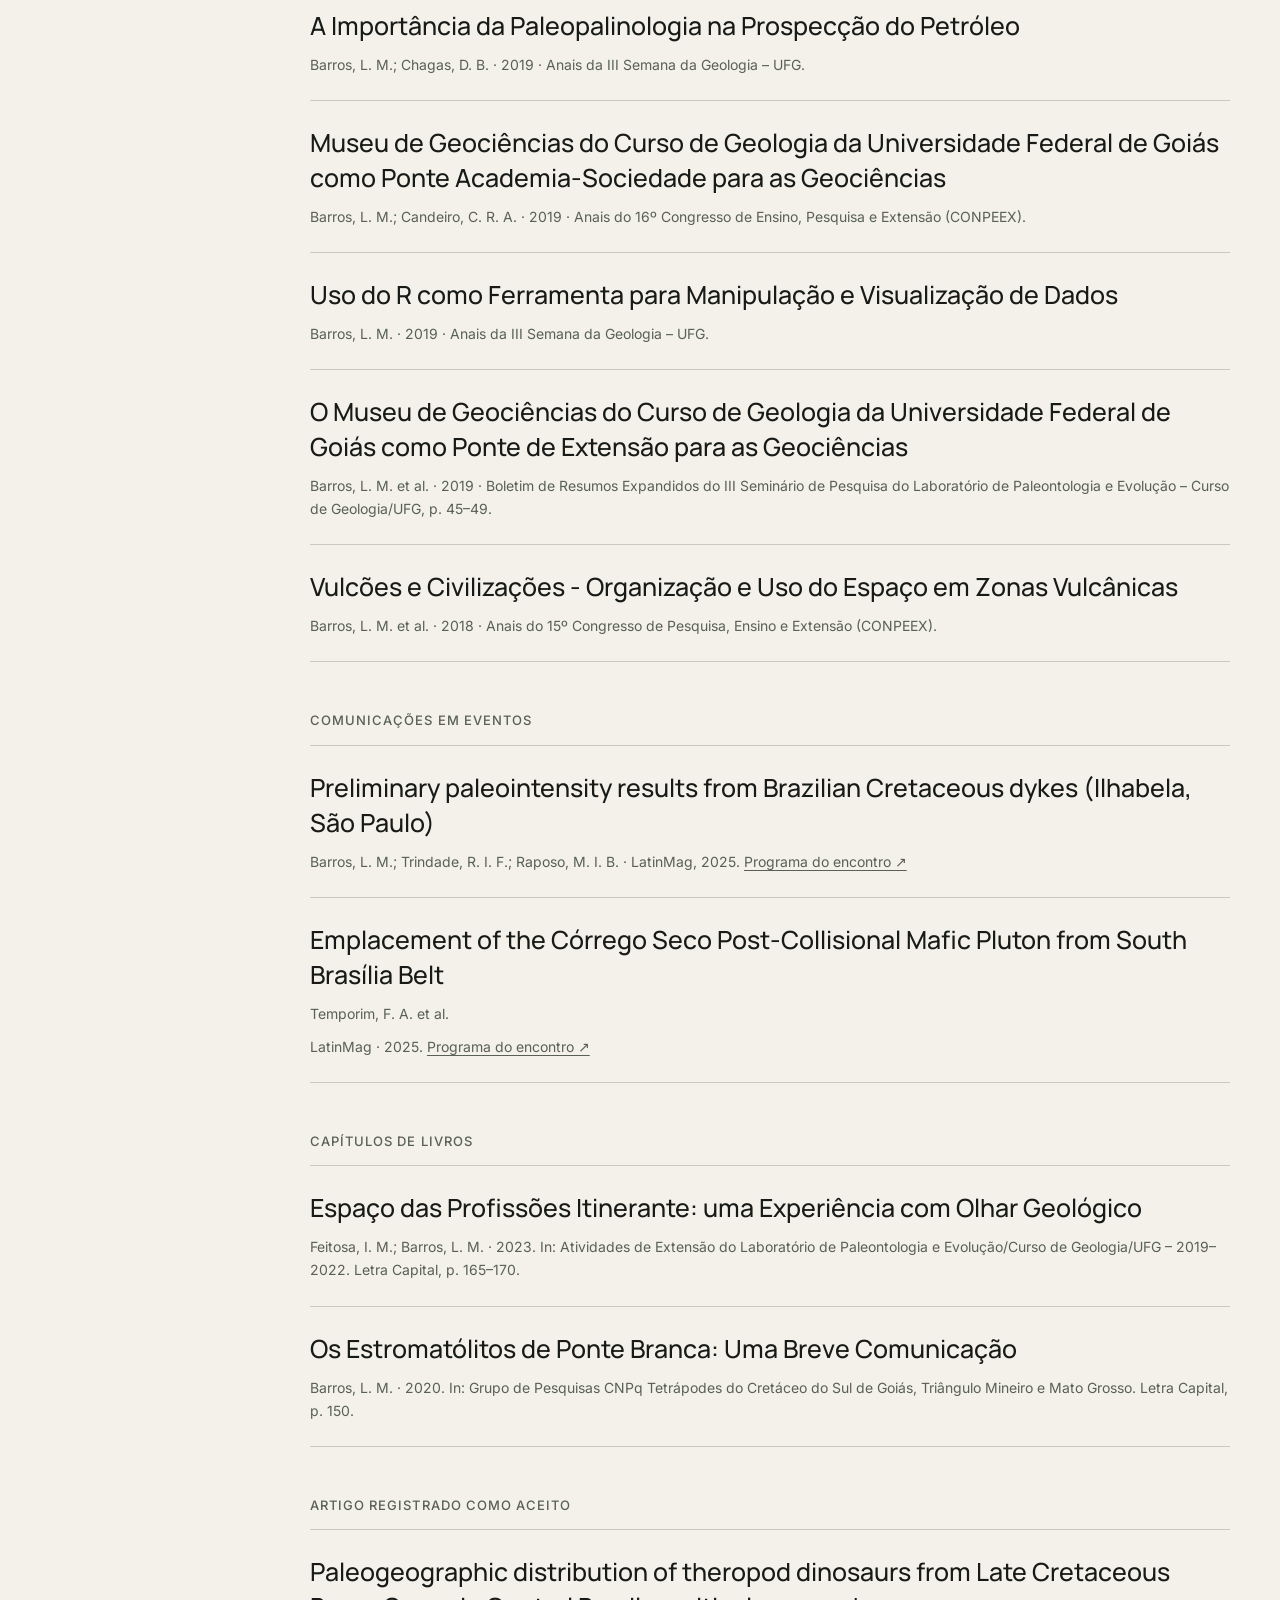
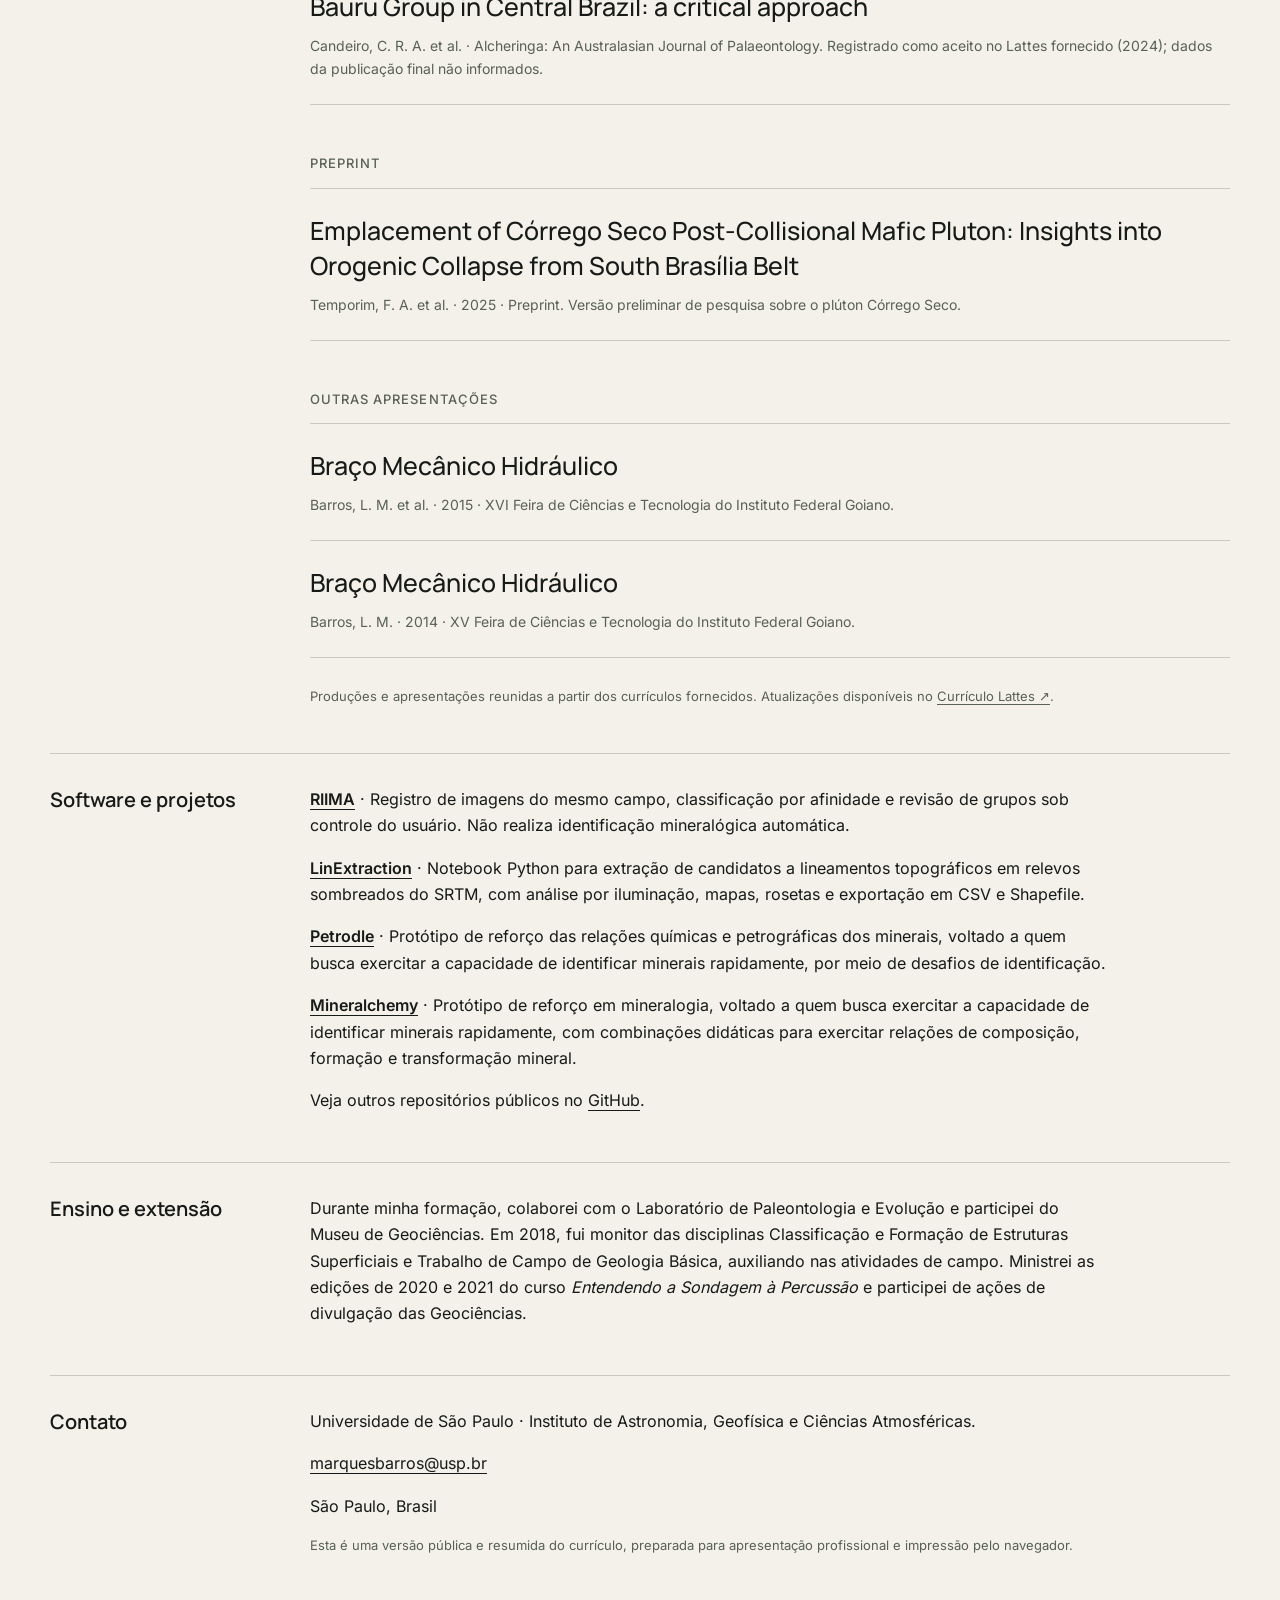
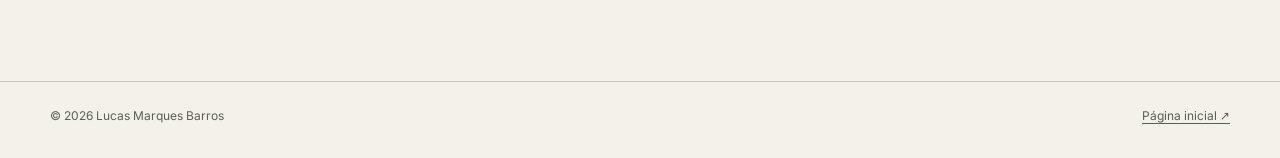
<file: curriculo.html>
<!doctype html>
<html lang="pt-BR">
<head>
  <meta charset="utf-8">
  <meta name="viewport" content="width=device-width, initial-scale=1">
  <meta name="theme-color" content="#f3f1ea">
  <meta name="description" content="Lucas Marques Barros — geólogo pela UFG, doutorando em Geofísica na Universidade de São Paulo e desenvolvedor de ferramentas para Geociências.">
  <meta property="og:type" content="website">
  <meta property="og:title" content="Currículo | Lucas Marques Barros — Geólogo">
  <meta property="og:description" content="Formação em Geologia pela UFG, pesquisa na USP e experiências em campo, laboratório, geotecnia, dados, ensino e extensão.">
  <meta property="og:url" content="https://marquesbarros.github.io/marquesbarros/curriculo.html">
  <meta property="og:locale" content="pt_BR">
  <meta property="og:locale:alternate" content="en_US">
  <meta property="og:image" content="https://marquesbarros.github.io/marquesbarros/assets/hero-paricutin.jpg">
  <meta property="og:image:alt" content="Lucas no vulcão Paricutín, México">
  <meta name="twitter:card" content="summary_large_image">
  <link rel="canonical" href="https://marquesbarros.github.io/marquesbarros/curriculo.html">
  <link rel="alternate" hreflang="pt-BR" href="https://marquesbarros.github.io/marquesbarros/curriculo.html">
  <link rel="alternate" hreflang="en" href="https://marquesbarros.github.io/marquesbarros/en/cv.html">
  <link rel="alternate" hreflang="x-default" href="https://marquesbarros.github.io/marquesbarros/curriculo.html">
  <link rel="icon" type="image/svg+xml" href="./assets/favicon.svg?v=lb-20261123">
  <title>Currículo | Lucas Marques Barros — Geólogo</title>
  <link rel="stylesheet" href="./style.css">
  <script src="./script.js" defer></script>
</head>
<body>
<a class="skip" href="#conteudo">Ir ao conteúdo</a>
<header class="site-header">
  <div class="shell nav-inner">
    <a class="brand" href="./index.html#top">Lucas Marques Barros</a>
    <button class="menu-toggle" type="button" aria-controls="site-menu" aria-expanded="false">Menu</button>
    <nav class="menu" id="site-menu" aria-label="Navegação principal">
      <a href="./index.html#pesquisa">Pesquisa</a>
      <a href="./index.html#projetos">Projetos</a>
      <a href="./index.html#trajetoria">Trajetória</a>
      <a href="./index.html#publicacoes">Publicações</a>
      <a href="./index.html#contato">Contato</a>
      <a href="./curriculo.html" aria-current="page">Currículo</a>
      <a class="language-link" href="./en/cv.html" lang="en" hreflang="en" aria-label="Read in English">EN</a>
    </nav>
  </div>
</header>
<main id="conteudo" class="inner-page" tabindex="-1">
  <div class="shell">
    <header class="inner-top">
      <div class="eyebrow">Perfil acadêmico e profissional</div>
      <h1>Lucas Marques Barros.</h1>
      <p>Geólogo pela Universidade Federal de Goiás e doutorando em Geofísica na Universidade de São Paulo. Experiências em pesquisa, campo, laboratório, geotecnia, dados, software, ensino e extensão.</p>
      <div class="cv-meta">
        <a href="mailto:marquesbarros@usp.br">marquesbarros@usp.br ↗</a>
        <a href="https://lattes.cnpq.br/6262685341923739" target="_blank" rel="noopener noreferrer">Currículo Lattes ↗</a>
        <a href="https://orcid.org/0000-0002-1475-3834" target="_blank" rel="noopener noreferrer">ORCID ↗</a>
        <a href="https://github.com/marquesbarros" target="_blank" rel="noopener noreferrer">GitHub ↗</a>
        <a href="https://www.linkedin.com/in/lucasmarquesbarros/" target="_blank" rel="noopener noreferrer">LinkedIn ↗</a>
      </div>
      <div class="actions"><a class="text-link cv-download" href="./assets/Lucas_Marques_Barros_CV_2026.pdf" download>Baixar PDF em português ↓</a></div>
    </header>
    <section class="cv-section" aria-labelledby="cv-perfil">
      <h2 id="cv-perfil">Perfil</h2>
      <div class="cv-body">
        <p>Na pesquisa de doutorado, investigo como aprimorar a aquisição de dados de paleointensidade a partir de registros preservados em rochas vulcânicas. O objetivo é contribuir para a reconstrução das variações recentes do campo geomagnético e para a compreensão da evolução da Anomalia Magnética do Atlântico Sul. Atuo no Laboratório de Paleomagnetismo e Magnetismo de Rochas da Universidade de São Paulo (USPMAG).</p>
        <p>Minha formação em Geologia, Big Data e Informática é complementada por atuação em engenharia de dados em ambientes de computação em nuvem. Desenvolvo soluções de análise, visualização e processamento, com interesse especial em software científico e ferramentas didáticas para Geociências.</p>
      </div>
    </section>
    <section class="cv-section" aria-labelledby="cv-formacao">
      <h2 id="cv-formacao">Formação acadêmica</h2>
      <ul class="cv-list">
        <li><span class="date-range">2025–atual</span><div><strong>Doutorado em Geofísica · Universidade de São Paulo</strong><p>Pesquisa sobre paleointensidade e microscopia magnética de inclusões em monocristais. Orientação: Prof. Ricardo Ivan Ferreira da Trindade. Bolsa FAPESP (Processo nº 2026/22988-8).</p></div></li>
        <li><span class="date-range">2017–2024</span><div><strong>Bacharelado em Geologia · Universidade Federal de Goiás</strong><p>TCC: Aplicação de machine learning para identificação de corpos máficos-ultramáficos na porção sul da Faixa Brasília, Goiás, Brasil. Orientação: Filipe Altoé Temporim.</p></div></li>
        <li><span class="date-range">2018–2022</span><div><strong>Tecnólogo em Big Data e Inteligência Analítica · UNIASSELVI</strong><p>Formação em técnicas de análise de dados, classificação, clusterização e métodos computacionais.</p></div></li>
        <li><span class="date-range">2014–2016</span><div><strong>Técnico em Informática · Instituto Federal Goiano</strong><p>Campus Ceres, Goiás.</p></div></li>
      </ul>
    </section>
    <section class="cv-section" aria-labelledby="cv-experiencia">
      <h2 id="cv-experiencia">Experiência selecionada</h2>
      <ul class="cv-list">
        <li><span class="date-range">2025–atual</span><div><strong>Pesquisa e apoio técnico · USPMAG / Universidade de São Paulo</strong><p>Pesquisa em paleomagnetismo, magnetismo de rochas e paleointensidade. Como bolsista de atividades complementares, atuo com os instrumentos de petrografia, configurando aquisições e avaliando a qualidade das imagens obtidas pelo AxioScan 7 para auxiliar os usuários do laboratório.</p></div></li>
        <li><span class="date-range">2021–2025</span><div><strong>Engenharia de dados · Tenbu Information Management / Accenture Brasil</strong><p>Analista de dados trainee e engenheiro de dados júnior na Tenbu (2021–2022); Data Engineering Analyst na Accenture (2023–2025). Desenvolvimento de processos ETL/ELT, integração, controle de qualidade e migração de dados com Python e SQL, em GCP, AWS, Azure e Informatica; dashboards em Power BI.</p></div></li>
        <li><time datetime="2024">2024</time><div><strong>Estágio em Geologia · Serviço Geológico do Brasil</strong><p>Março a outubro de 2024, em Goiânia, GO. Atuação na Plataforma de Suporte ao Planejamento da Pesquisa e Produção Mineral (P3M), com contribuição apresentada no 51º Congresso Brasileiro de Geologia.</p></div></li>
        <li><span class="date-range">2018–2024</span><div><strong>Projetos de Geologia · Universidade Federal de Goiás</strong><p>Participação em projeto de detalhamento geológico das faixas Brasília, Paraguai e Araguaia, com mapeamento e produção de mapas em áreas de projetos da CPRM. Inclui mapeamento em escala 1:25.000 no Parque Estadual de Terra Ronca, apresentado em 2023.</p></div></li>
        <li><span class="date-range">2020–2021</span><div><strong>Estágio técnico em Geologia · Pró-Solo Sondagens e Fundações</strong><p>Fevereiro de 2020 a janeiro de 2021. Acompanhamento de sondagens SPT, mistas e rotativas; descrição geotécnica de solo e rocha; perfis de sondagem, relatórios técnicos e mapas em SIG.</p></div></li>

        <li><span class="date-range">2020–2021</span><div><strong>Análise de dados · NIP do Brasil</strong><p>Levantamento de requisitos, indicadores e dashboards em Power BI e Python; mapas em QGIS para monitoramento da equipe operacional.</p></div></li>
        <li><span class="date-range">2020–2021</span><div><strong>Dados e SIG · Im3 Projetos e Serviços</strong><p>Representação de indicadores em Power BI/Excel e criação e processamento de arquivos vetoriais em QGIS.</p></div></li>
        <li><span class="date-range">2019–2020</span><div><strong>Bolsista PROBIC · CNEN / CRCN-CO</strong><p>Junho de 2019 a janeiro de 2020. Pesquisa sobre radionuclídeos e metais pesados em matrizes ambientais. Coleta e organização de amostras, georreferenciamento, descrição de solos, absorção atômica e tratamento de dados radiométricos.</p></div></li>
        <li><span class="date-range">2018–2023</span><div><strong>Coríndon Consultoria Geológica Jr.</strong><p>Projetos e gestão: orçamentos, levantamento de requisitos, organização de cursos e eventos e prospecção de parceiros e clientes.</p></div></li>
      </ul>
    </section>
    <section class="cv-section" aria-labelledby="cv-pesquisa">
      <h2 id="cv-pesquisa">Interesses e métodos</h2>
      <div class="cv-tags">
        <span>Cartografia geológica</span><span>Geologia regional</span><span>Geotecnia</span><span>Paleointensidade</span><span>Paleomagnetismo</span><span>Magnetismo de rochas</span><span>Mineralogia magnética</span><span>Microscopia magnética</span><span>Petrografia digital</span><span>Geoprocessamento</span><span>Processamento de imagens</span><span>Aprendizado de máquina</span><span>Computação científica</span>
      </div>
    </section>
    <section class="cv-section" aria-labelledby="cv-tecnologia">
      <h2 id="cv-tecnologia">Competências técnicas</h2>
      <div class="cv-tags">
        <span>Python</span><span>SQL</span><span>Git / GitHub</span><span>Power BI</span><span>Google Cloud Platform</span><span>Amazon Web Services</span><span>Microsoft Azure</span><span>Informatica</span><span>QGIS</span><span>ArcGIS</span><span>ETL / ELT</span><span>Análise estatística</span><span>Visualização de dados</span>
      </div>
    </section>
    <section class="cv-section" aria-labelledby="cv-complementar">
      <h2 id="cv-complementar">Formação complementar selecionada</h2>
      <ul class="cv-list">
        <li><time datetime="2025">2025</time><div><strong>Introdução à Modelagem Geológica com Studio RM</strong><p>Datamine Brasil · 10 h.</p></div></li>
        <li><time datetime="2024">2024</time><div><strong>Geração de Mapas Preditivos Utilizando Machine Learning</strong><p>Universidade de São Paulo · 8 h.</p></div></li>
        <li><time datetime="2022">2022</time><div><strong>Treinamento Básico no Software Micromine</strong><p>BNA Mining Solutions · 20 h.</p></div></li>
        <li><time datetime="2021">2021</time><div><strong>Prospecção e Mapeamento Geoquímico</strong><p>UFG SEG Student Chapter · 15 h.</p></div></li>
        <li><time datetime="2021">2021</time><div><strong>Data Engineering 10.2 Developer</strong><p>Informatica Certified Professional · certificação de 2021.</p></div></li>
        <li><time datetime="2019">2019</time><div><strong>OpenStereo e Stereo32: tratamento estrutural por estereogramas</strong><p>Universidade Federal de Goiás · 12 h.</p></div></li>
      </ul>
    </section>
    <section class="cv-section" aria-labelledby="cv-producao">
      <h2 id="cv-producao">Produção acadêmica</h2>
      <div class="publication-groups">
        <div class="publication-group">
          <h3>Artigos em periódicos</h3>
          <ul class="publication-list">
            <li><h4><a href="https://doi.org/10.1016/j.tecto.2026.231299" target="_blank" rel="noopener noreferrer" lang="en">Emplacement mechanisms of the Córrego Seco post-collisional mafic pluton revealed by AMS and gravity data, Brasília Orogenic Belt</a></h4><p>Temporim, F. A. et al. · 2026 · Tectonophysics, 936, 231299.</p><p>DOI: <a href="https://doi.org/10.1016/j.tecto.2026.231299" target="_blank" rel="noopener noreferrer">10.1016/j.tecto.2026.231299</a></p></li>
            <li><h4><a href="https://periodicoscientificos.ufmt.br/ojs/index.php/biodiversidade/article/view/17903" target="_blank" rel="noopener noreferrer">Primeiro levantamento e descrição dos fósseis depositados em museus da cidade de Goiânia, Estado de Goiás</a></h4><p>Barros, L. M. et al. · 2024 · Biodiversidade, 23(2).</p></li>
            <li><h4><a href="https://revistas.unal.edu.co/index.php/esrj/article/view/82831" target="_blank" rel="noopener noreferrer" lang="en">Late Cretaceous Bauru Group biota from Southern Goiás state, Brazil: history and fossil content</a></h4><p>Candeiro, C. R. A. et al. · 2020 · Earth Sciences Research Journal, 24(4), 387–396.</p></li>
          </ul>
        </div>
        <div class="publication-group">
          <h3>Trabalhos em anais</h3>
          <ul class="publication-list">
            <li><h4><a href="https://proceedings.science/sbsr-2025/trabalhos/uso-de-machine-learning-para-a-estudo-de-corpos-maficos-ultramaficos-no-arco-mag?lang=pt-br" target="_blank" rel="noopener noreferrer">Uso de machine learning para a estudo de corpos máficos-ultramáficos no Arco Magmático Arenópolis, Goiás, Brasil</a></h4><p>Barros, L. M.; Temporim, F. A. · 2025 · Anais do XXI Simpósio Brasileiro de Sensoriamento Remoto. Título conforme o registro dos anais.</p></li>
            <li><h4 lang="pt-BR">Efetividade da Plataforma de Suporte ao Planejamento da Pesquisa e Produção Mineral (P3M) na cadeia de valor do setor mineral brasileiro</h4><p>Carli, P. S. et al. · 2024 · Anais do 51º Congresso Brasileiro de Geologia.</p></li>
            <li><h4 lang="pt-BR">Petrografia e textura do corpo intrusivo Córrego Seco, Faixa Brasília</h4><p>Soza, G. C. et al. · 2024 · Anais do 51º Congresso Brasileiro de Geologia.</p></li>
            <li><h4 lang="pt-BR">Técnicas de preparação e catalogação de microfósseis para aplicações didáticas na Universidade Federal de Goiás</h4><p>Maia, D. S. et al. · 2024 · Anais da VI Semana da Geologia UFG.</p></li>
            <li><h4 lang="pt-BR">Mapeamento geológico 1:25.000 de uma área localizada no Parque Estadual de Terra Ronca - exemplo de detalhamento nas informações geológicas disponíveis</h4><p>Barros, L. M. et al. · 2023 · Anais do XVII Simpósio de Geologia do Centro-Oeste.</p></li>
            <li><h4 lang="en">Stromatolites occurrence from Ponte Branca, MT: a contribution to the specimen records of the northern edge of the Paraná Basin</h4><p>Barros, L. M. · 2023 · Anais do XVII Simpósio de Geologia do Centro-Oeste.</p></li>
            <li><h4 lang="pt-BR">Primeiro levantamento e descrição dos fósseis depositados em museus na cidade de Goiânia</h4><p>Barros, L. M. et al. · 2020 · Anais do 17º Congresso de Pesquisa, Ensino e Extensão (CONPEEX).</p></li>
            <li><h4 lang="pt-BR">A Importância da Paleopalinologia na Prospecção do Petróleo</h4><p>Barros, L. M.; Chagas, D. B. · 2019 · Anais da III Semana da Geologia – UFG.</p></li>
            <li><h4 lang="pt-BR">Museu de Geociências do Curso de Geologia da Universidade Federal de Goiás como Ponte Academia-Sociedade para as Geociências</h4><p>Barros, L. M.; Candeiro, C. R. A. · 2019 · Anais do 16º Congresso de Ensino, Pesquisa e Extensão (CONPEEX).</p></li>
            <li><h4 lang="pt-BR">Uso do R como Ferramenta para Manipulação e Visualização de Dados</h4><p>Barros, L. M. · 2019 · Anais da III Semana da Geologia – UFG.</p></li>
            <li><h4 lang="pt-BR">O Museu de Geociências do Curso de Geologia da Universidade Federal de Goiás como Ponte de Extensão para as Geociências</h4><p>Barros, L. M. et al. · 2019 · Boletim de Resumos Expandidos do III Seminário de Pesquisa do Laboratório de Paleontologia e Evolução – Curso de Geologia/UFG, p. 45–49.</p></li>
            <li><h4 lang="pt-BR">Vulcões e Civilizações - Organização e Uso do Espaço em Zonas Vulcânicas</h4><p>Barros, L. M. et al. · 2018 · Anais do 15º Congresso de Pesquisa, Ensino e Extensão (CONPEEX).</p></li>
          </ul>
        </div>
        <div class="publication-group">
          <h3>Comunicações em eventos</h3>
          <ul class="publication-list"><li><h4 lang="en">Preliminary paleointensity results from Brazilian Cretaceous dykes (Ilhabela, São Paulo)</h4><p>Barros, L. M.; Trindade, R. I. F.; Raposo, M. I. B. · LatinMag, 2025. <a href="https://latinmag.geofisica.unam.mx/assets/files/FINAL_PROGRAM.pdf" target="_blank" rel="noopener noreferrer">Programa do encontro ↗</a></p></li>
            <li><h4 lang="en">Emplacement of the Córrego Seco Post-Collisional Mafic Pluton from South Brasília Belt</h4><p>Temporim, F. A. et al.</p><p>LatinMag · 2025. <a href="https://latinmag.geofisica.unam.mx/assets/files/FINAL_PROGRAM.pdf" target="_blank" rel="noopener noreferrer">Programa do encontro ↗</a></p></li></ul>
        </div>
        <div class="publication-group">
          <h3>Capítulos de livros</h3>
          <ul class="publication-list">
            <li><h4 lang="pt-BR">Espaço das Profissões Itinerante: uma Experiência com Olhar Geológico</h4><p>Feitosa, I. M.; Barros, L. M. · 2023. In: Atividades de Extensão do Laboratório de Paleontologia e Evolução/Curso de Geologia/UFG – 2019–2022. Letra Capital, p. 165–170.</p></li>
            <li><h4 lang="pt-BR">Os Estromatólitos de Ponte Branca: Uma Breve Comunicação</h4><p>Barros, L. M. · 2020. In: Grupo de Pesquisas CNPq Tetrápodes do Cretáceo do Sul de Goiás, Triângulo Mineiro e Mato Grosso. Letra Capital, p. 150.</p></li>
          </ul>
        </div>
        <div class="publication-group">
          <h3>Artigo registrado como aceito</h3>
          <ul class="publication-list">
            <li><h4 lang="en">Paleogeographic distribution of theropod dinosaurs from Late Cretaceous Bauru Group in Central Brazil: a critical approach</h4><p>Candeiro, C. R. A. et al. · Alcheringa: An Australasian Journal of Palaeontology. Registrado como aceito no Lattes fornecido (2024); dados da publicação final não informados.</p></li>
          </ul>
        </div>
        <div class="publication-group">
          <h3>Preprint</h3>
          <ul class="publication-list">
            <li><h4 lang="en">Emplacement of Córrego Seco Post-Collisional Mafic Pluton: Insights into Orogenic Collapse from South Brasília Belt</h4><p>Temporim, F. A. et al. · 2025 · Preprint. Versão preliminar de pesquisa sobre o plúton Córrego Seco.</p></li>
          </ul>
        </div>
        <div class="publication-group">
          <h3>Outras apresentações</h3>
          <ul class="publication-list">
            <li><h4 lang="pt-BR">Braço Mecânico Hidráulico</h4><p>Barros, L. M. et al. · 2015 · XVI Feira de Ciências e Tecnologia do Instituto Federal Goiano.</p></li>
            <li><h4 lang="pt-BR">Braço Mecânico Hidráulico</h4><p>Barros, L. M. · 2014 · XV Feira de Ciências e Tecnologia do Instituto Federal Goiano.</p></li>
          </ul>
        </div>
        <p class="publication-note">Produções e apresentações reunidas a partir dos currículos fornecidos. Atualizações disponíveis no <a href="https://lattes.cnpq.br/6262685341923739" target="_blank" rel="noopener noreferrer">Currículo Lattes ↗</a>.</p>
      </div>
    </section>
    <section class="cv-section" aria-labelledby="cv-software">
      <h2 id="cv-software">Software e projetos</h2>
      <div class="cv-body">
        <p><strong><a href="https://github.com/marquesbarros/riima" target="_blank" rel="noopener noreferrer">RIIMA</a></strong> · Registro de imagens do mesmo campo, classificação por afinidade e revisão de grupos sob controle do usuário. Não realiza identificação mineralógica automática.</p>
        <p><strong><a href="https://github.com/marquesbarros/linextraction" target="_blank" rel="noopener noreferrer">LinExtraction</a></strong> · Notebook Python para extração de candidatos a lineamentos topográficos em relevos sombreados do SRTM, com análise por iluminação, mapas, rosetas e exportação em CSV e Shapefile.</p>
        <p><strong><a href="https://marquesbarros.github.io/petrodle/" target="_blank" rel="noopener noreferrer">Petrodle</a></strong> · Protótipo de reforço das relações químicas e petrográficas dos minerais, voltado a quem busca exercitar a capacidade de identificar minerais rapidamente, por meio de desafios de identificação.</p>
        <p><strong><a href="https://marquesbarros.github.io/mineralchemy/" target="_blank" rel="noopener noreferrer">Mineralchemy</a></strong> · Protótipo de reforço em mineralogia, voltado a quem busca exercitar a capacidade de identificar minerais rapidamente, com combinações didáticas para exercitar relações de composição, formação e transformação mineral.</p>
        <p>Veja outros repositórios públicos no <a href="https://github.com/marquesbarros?tab=repositories" target="_blank" rel="noopener noreferrer">GitHub</a>.</p>
      </div>
    </section>
    <section class="cv-section" aria-labelledby="cv-ensino">
      <h2 id="cv-ensino">Ensino e extensão</h2>
      <div class="cv-body"><p>Durante minha formação, colaborei com o Laboratório de Paleontologia e Evolução e participei do Museu de Geociências. Em 2018, fui monitor das disciplinas Classificação e Formação de Estruturas Superficiais e Trabalho de Campo de Geologia Básica, auxiliando nas atividades de campo. Ministrei as edições de 2020 e 2021 do curso <em>Entendendo a Sondagem à Percussão</em> e participei de ações de divulgação das Geociências.</p></div>
    </section>
    <section class="cv-section" aria-labelledby="cv-contato">
      <h2 id="cv-contato">Contato</h2>
      <div class="cv-body"><p>Universidade de São Paulo · Instituto de Astronomia, Geofísica e Ciências Atmosféricas.</p><p><a href="mailto:marquesbarros@usp.br">marquesbarros@usp.br</a></p><p>São Paulo, Brasil</p><p class="cv-note">Esta é uma versão pública e resumida do currículo, preparada para apresentação profissional e impressão pelo navegador.</p></div>
    </section>
  </div>
</main>
<footer class="site-footer"><div class="shell"><span>© 2026 Lucas Marques Barros</span><a href="./index.html">Página inicial ↗</a></div></footer>
</body>
</html>
</file>
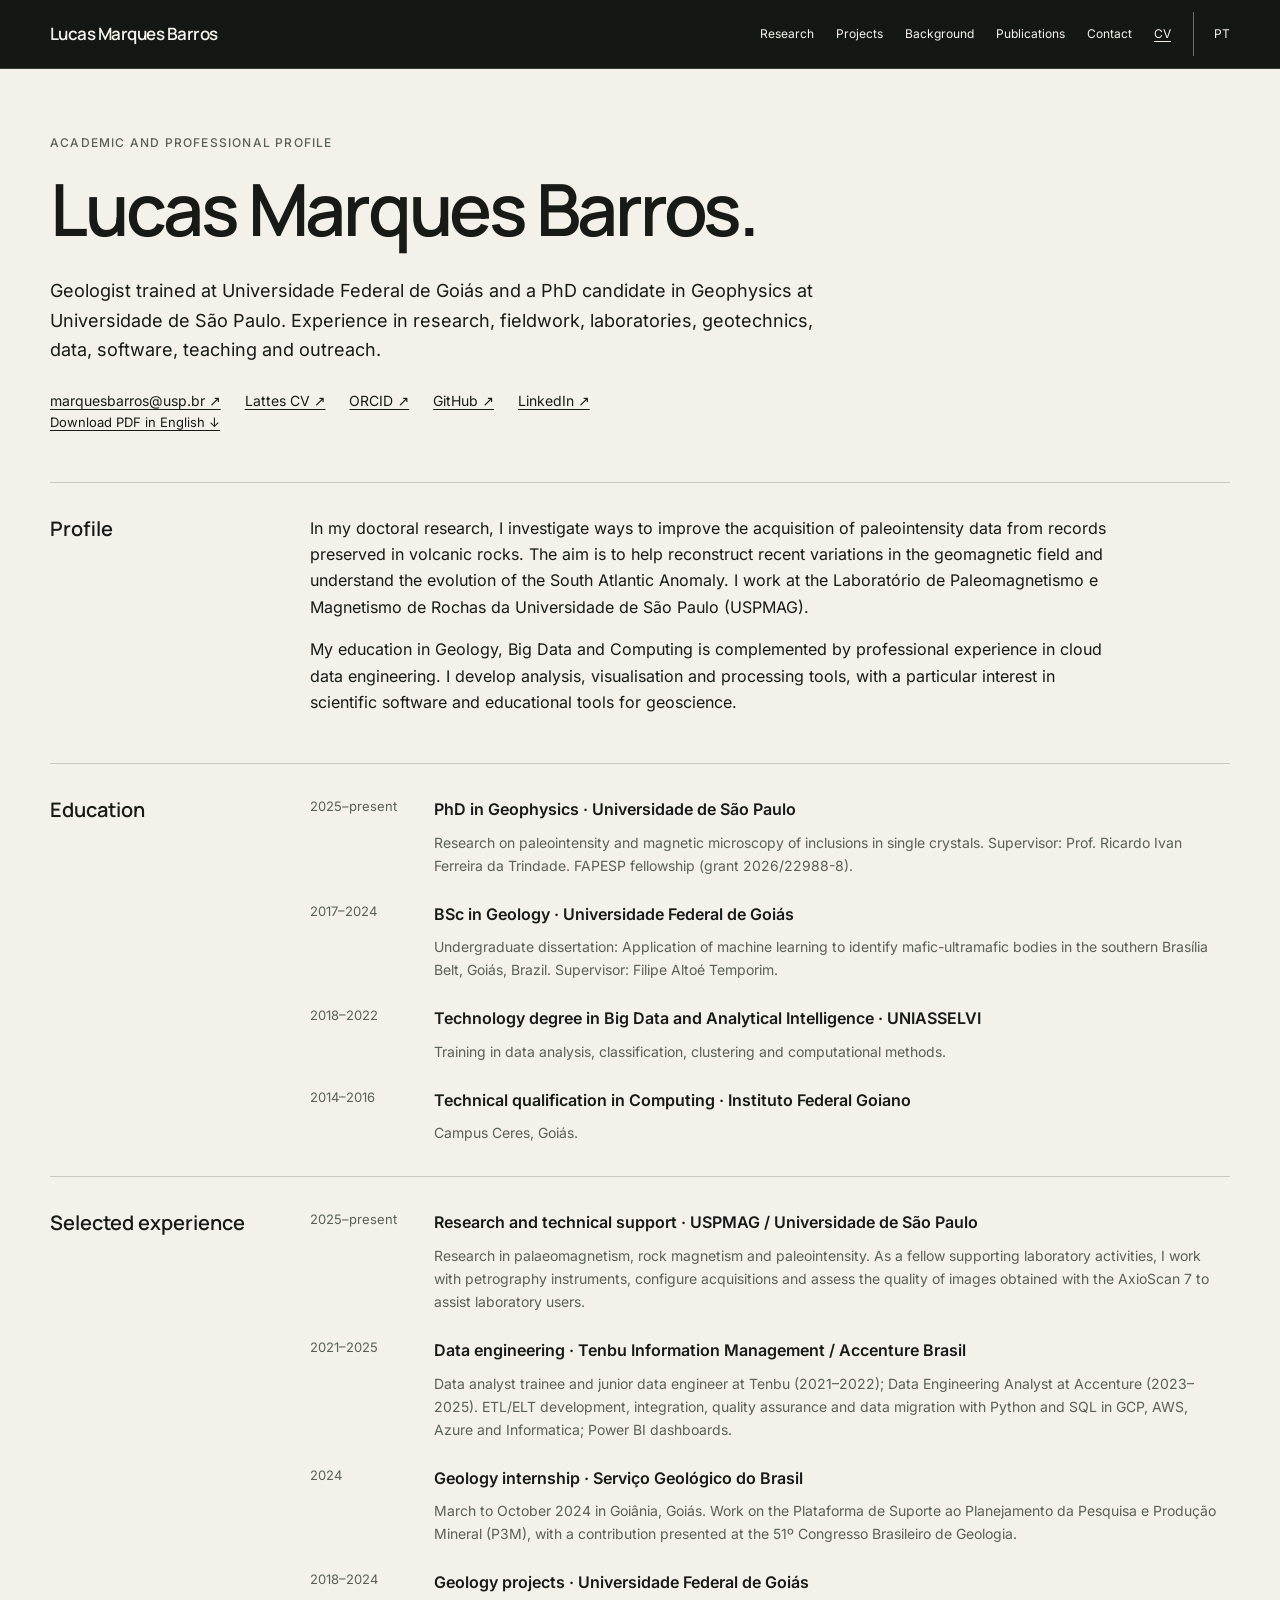
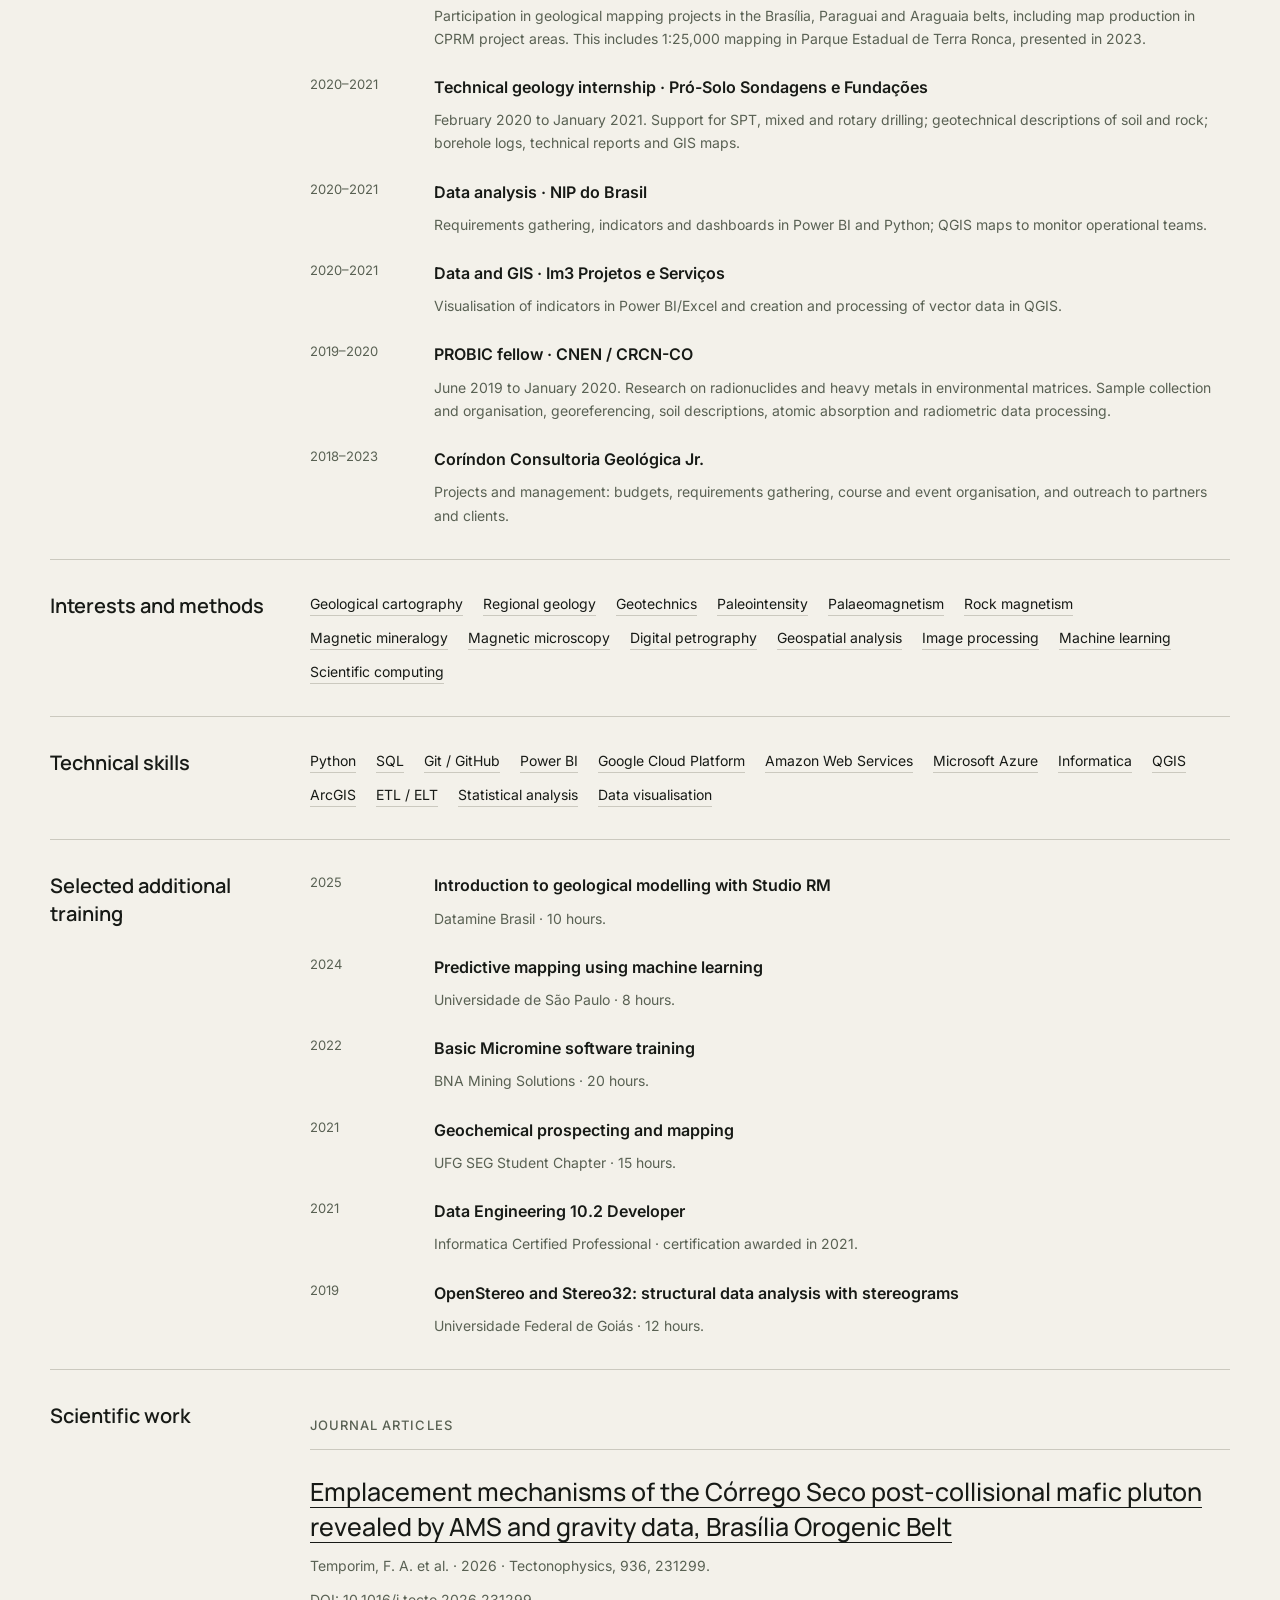
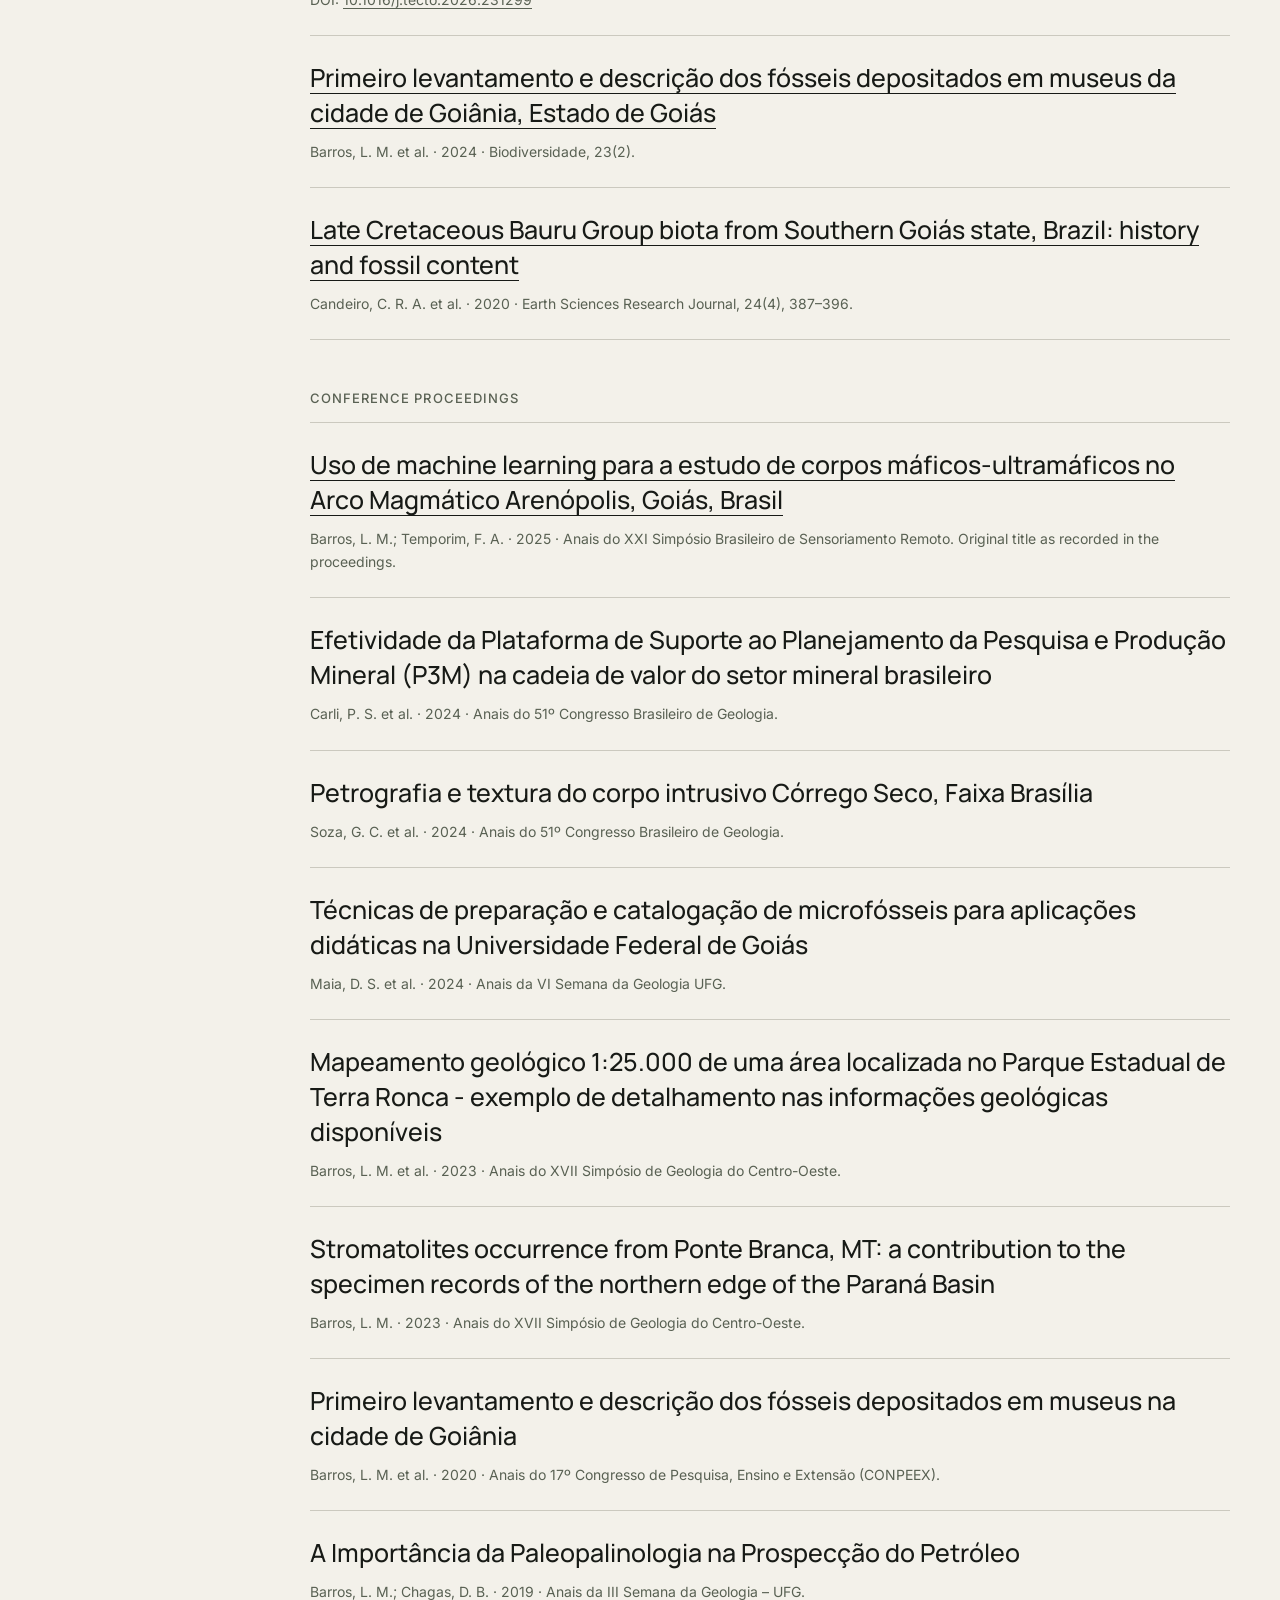
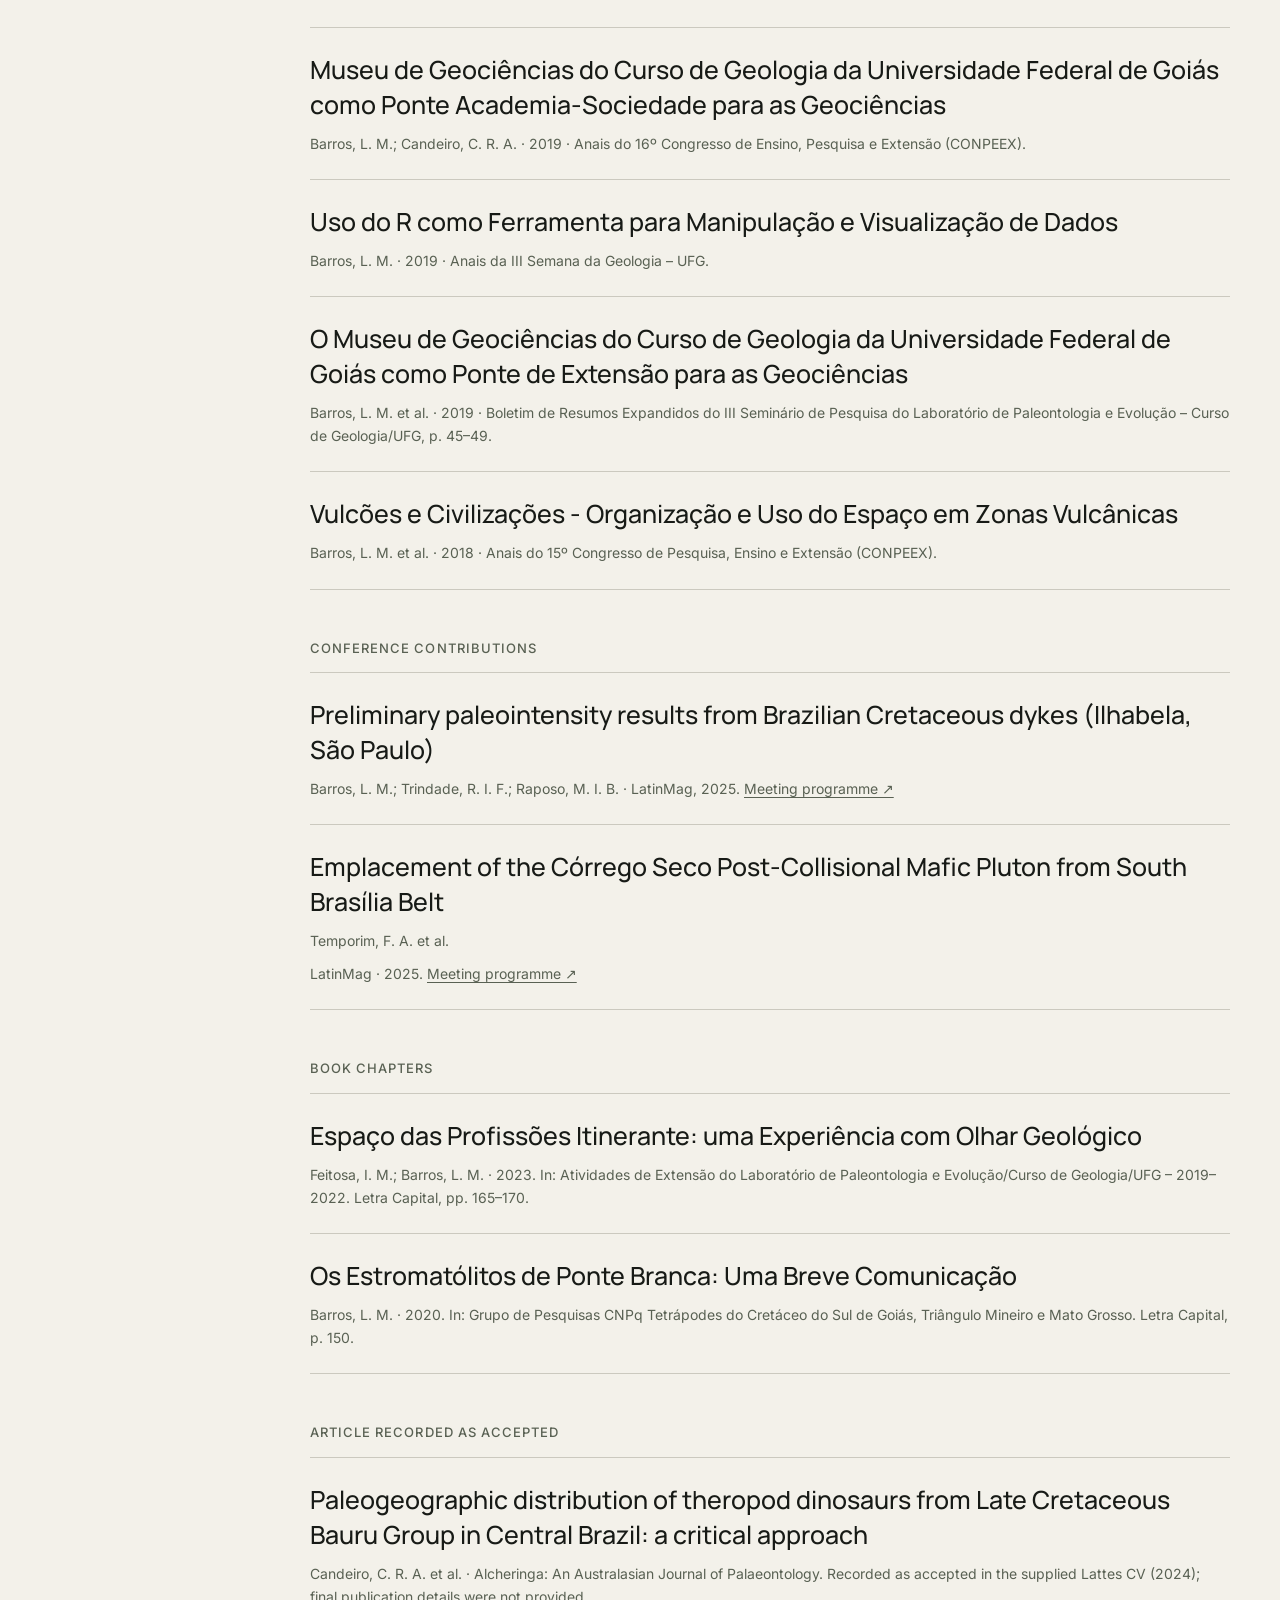
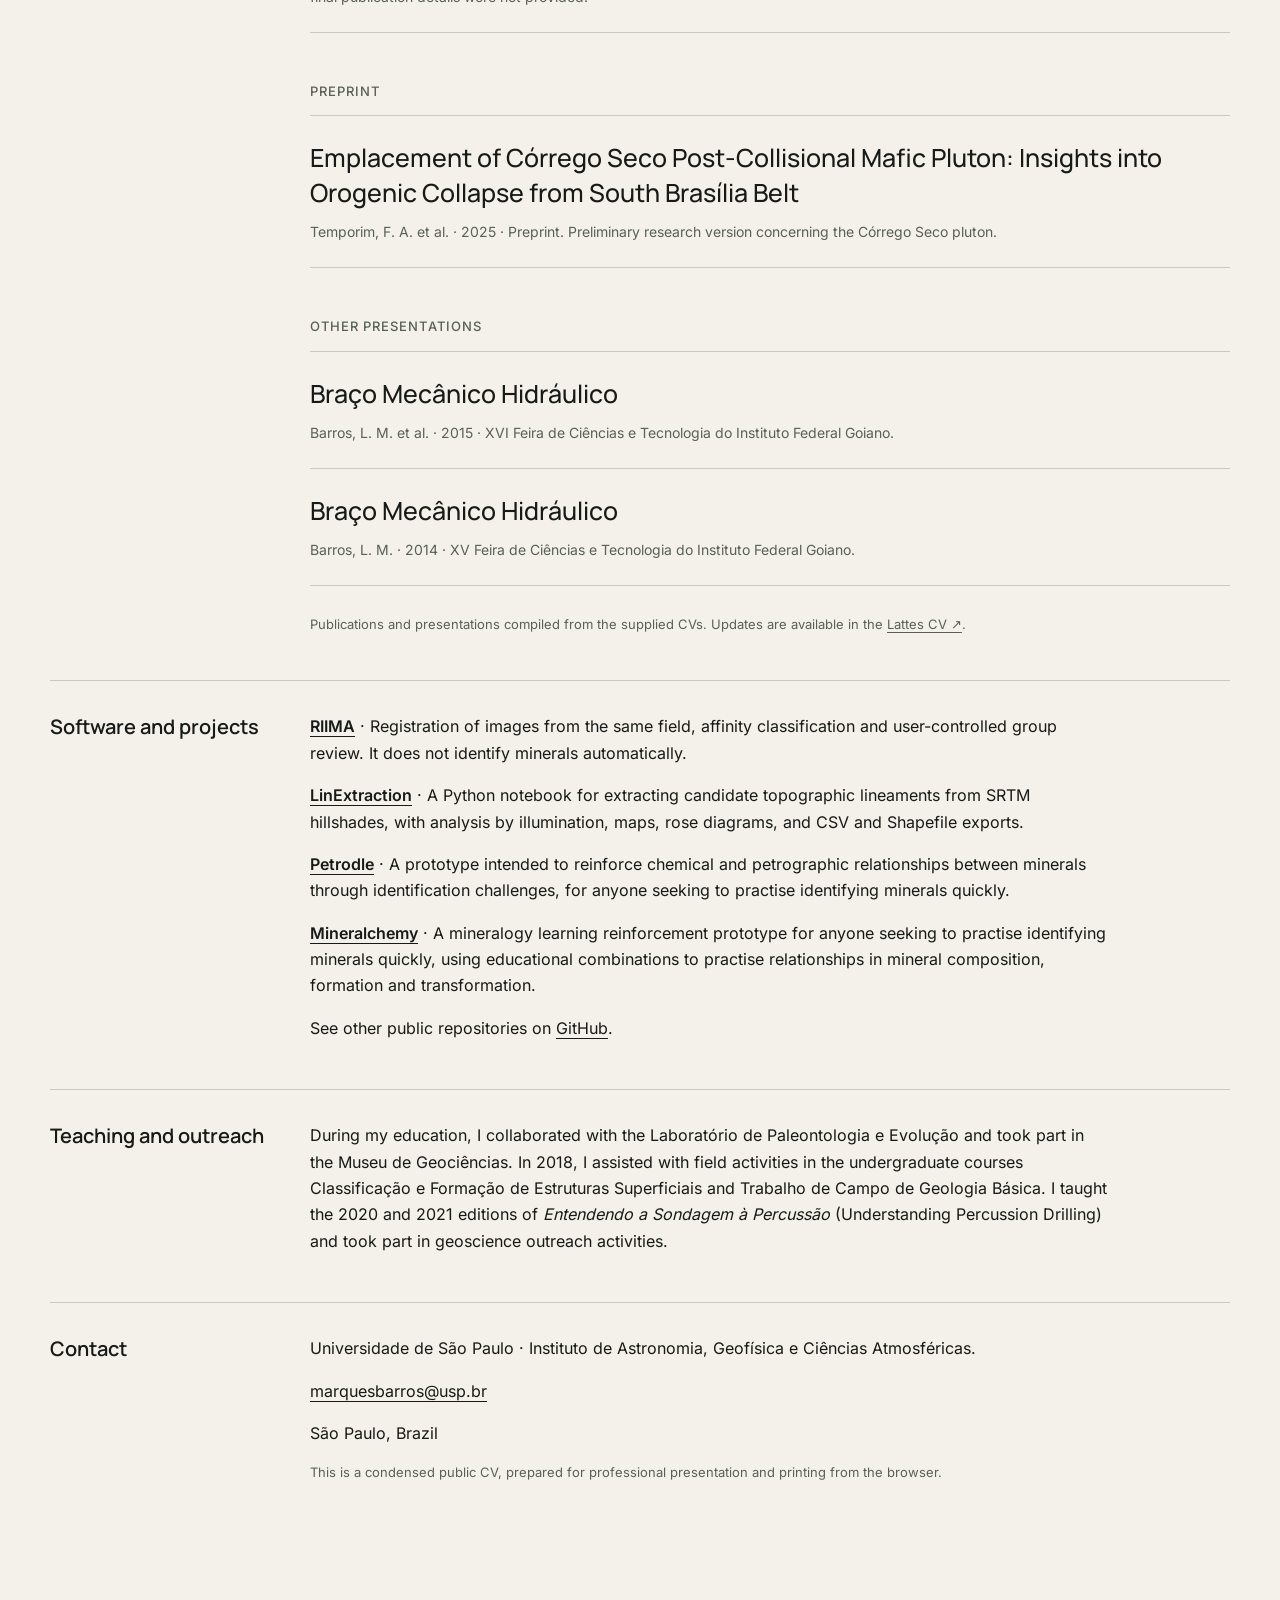
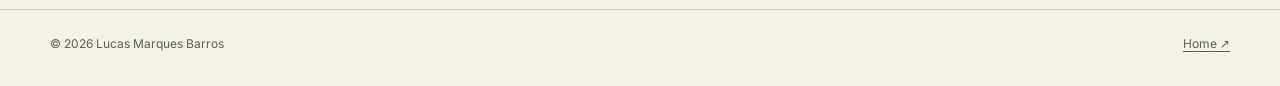
<file: en/cv.html>
<!doctype html>
<html lang="en">
<head>
  <meta charset="utf-8">
  <meta name="viewport" content="width=device-width, initial-scale=1">
  <meta name="theme-color" content="#f3f1ea">
  <meta name="description" content="Lucas Marques Barros — geologist trained at UFG, Geophysics PhD candidate at Universidade de São Paulo and developer of geoscience tools.">
  <meta property="og:type" content="website">
  <meta property="og:title" content="CV | Lucas Marques Barros — Geologist">
  <meta property="og:description" content="Geology education at UFG, research at USP and experience in fieldwork, laboratories, geotechnics, data, teaching and outreach.">
  <meta property="og:url" content="https://marquesbarros.github.io/marquesbarros/en/cv.html">
  <meta property="og:locale" content="en_US">
  <meta property="og:locale:alternate" content="pt_BR">
  <meta property="og:image" content="https://marquesbarros.github.io/marquesbarros/assets/hero-paricutin.jpg">
  <meta property="og:image:alt" content="Lucas at Paricutín volcano, Mexico">
  <meta name="twitter:card" content="summary_large_image">
  <link rel="canonical" href="https://marquesbarros.github.io/marquesbarros/en/cv.html">
  <link rel="alternate" hreflang="pt-BR" href="https://marquesbarros.github.io/marquesbarros/curriculo.html">
  <link rel="alternate" hreflang="en" href="https://marquesbarros.github.io/marquesbarros/en/cv.html">
  <link rel="alternate" hreflang="x-default" href="https://marquesbarros.github.io/marquesbarros/curriculo.html">
  <link rel="icon" type="image/svg+xml" href="../assets/favicon.svg?v=lb-20261123">
  <title>CV | Lucas Marques Barros — Geologist</title>
  <link rel="stylesheet" href="../style.css">
  <script src="../script.js" defer></script>
</head>
<body>
<a class="skip" href="#conteudo">Skip to content</a>
<header class="site-header">
  <div class="shell nav-inner">
    <a class="brand" href="./index.html#top">Lucas Marques Barros</a>
    <button class="menu-toggle" type="button" aria-controls="site-menu" aria-expanded="false">Menu</button>
    <nav class="menu" id="site-menu" aria-label="Main navigation">
      <a href="./index.html#pesquisa">Research</a>
      <a href="./index.html#projetos">Projects</a>
      <a href="./index.html#trajetoria">Background</a>
      <a href="./index.html#publicacoes">Publications</a>
      <a href="./index.html#contato">Contact</a>
      <a href="./cv.html" aria-current="page">CV</a>
      <a class="language-link" href="../curriculo.html" lang="pt-BR" hreflang="pt-BR" aria-label="Ler em português">PT</a>
    </nav>
  </div>
</header>
<main id="conteudo" class="inner-page" tabindex="-1">
  <div class="shell">
    <header class="inner-top">
      <div class="eyebrow">Academic and professional profile</div>
      <h1>Lucas Marques Barros.</h1>
      <p>Geologist trained at Universidade Federal de Goiás and a PhD candidate in Geophysics at Universidade de São Paulo. Experience in research, fieldwork, laboratories, geotechnics, data, software, teaching and outreach.</p>
      <div class="cv-meta">
        <a href="mailto:marquesbarros@usp.br">marquesbarros@usp.br ↗</a>
        <a href="https://lattes.cnpq.br/6262685341923739" target="_blank" rel="noopener noreferrer">Lattes CV ↗</a>
        <a href="https://orcid.org/0000-0002-1475-3834" target="_blank" rel="noopener noreferrer">ORCID ↗</a>
        <a href="https://github.com/marquesbarros" target="_blank" rel="noopener noreferrer">GitHub ↗</a>
        <a href="https://www.linkedin.com/in/lucasmarquesbarros/" target="_blank" rel="noopener noreferrer">LinkedIn ↗</a>
      </div>
      <div class="actions"><a class="text-link cv-download" href="../assets/Lucas_Marques_Barros_CV_EN_2026.pdf" download>Download PDF in English ↓</a></div>
    </header>
    <section class="cv-section" aria-labelledby="cv-perfil">
      <h2 id="cv-perfil">Profile</h2>
      <div class="cv-body">
        <p>In my doctoral research, I investigate ways to improve the acquisition of paleointensity data from records preserved in volcanic rocks. The aim is to help reconstruct recent variations in the geomagnetic field and understand the evolution of the South Atlantic Anomaly. I work at the Laboratório de Paleomagnetismo e Magnetismo de Rochas da Universidade de São Paulo (USPMAG).</p>
        <p>My education in Geology, Big Data and Computing is complemented by professional experience in cloud data engineering. I develop analysis, visualisation and processing tools, with a particular interest in scientific software and educational tools for geoscience.</p>
      </div>
    </section>
    <section class="cv-section" aria-labelledby="cv-formacao">
      <h2 id="cv-formacao">Education</h2>
      <ul class="cv-list">
        <li><span class="date-range">2025–present</span><div><strong>PhD in Geophysics · Universidade de São Paulo</strong><p>Research on paleointensity and magnetic microscopy of inclusions in single crystals. Supervisor: Prof. Ricardo Ivan Ferreira da Trindade. FAPESP fellowship (grant 2026/22988-8).</p></div></li>
        <li><span class="date-range">2017–2024</span><div><strong>BSc in Geology · Universidade Federal de Goiás</strong><p>Undergraduate dissertation: Application of machine learning to identify mafic-ultramafic bodies in the southern Brasília Belt, Goiás, Brazil. Supervisor: Filipe Altoé Temporim.</p></div></li>
        <li><span class="date-range">2018–2022</span><div><strong>Technology degree in Big Data and Analytical Intelligence · UNIASSELVI</strong><p>Training in data analysis, classification, clustering and computational methods.</p></div></li>
        <li><span class="date-range">2014–2016</span><div><strong>Technical qualification in Computing · Instituto Federal Goiano</strong><p>Campus Ceres, Goiás.</p></div></li>
      </ul>
    </section>
    <section class="cv-section" aria-labelledby="cv-experiencia">
      <h2 id="cv-experiencia">Selected experience</h2>
      <ul class="cv-list">
        <li><span class="date-range">2025–present</span><div><strong>Research and technical support · USPMAG / Universidade de São Paulo</strong><p>Research in palaeomagnetism, rock magnetism and paleointensity. As a fellow supporting laboratory activities, I work with petrography instruments, configure acquisitions and assess the quality of images obtained with the AxioScan 7 to assist laboratory users.</p></div></li>
        <li><span class="date-range">2021–2025</span><div><strong>Data engineering · Tenbu Information Management / Accenture Brasil</strong><p>Data analyst trainee and junior data engineer at Tenbu (2021–2022); Data Engineering Analyst at Accenture (2023–2025). ETL/ELT development, integration, quality assurance and data migration with Python and SQL in GCP, AWS, Azure and Informatica; Power BI dashboards.</p></div></li>
        <li><time datetime="2024">2024</time><div><strong>Geology internship · Serviço Geológico do Brasil</strong><p>March to October 2024 in Goiânia, Goiás. Work on the Plataforma de Suporte ao Planejamento da Pesquisa e Produção Mineral (P3M), with a contribution presented at the 51º Congresso Brasileiro de Geologia.</p></div></li>
        <li><span class="date-range">2018–2024</span><div><strong>Geology projects · Universidade Federal de Goiás</strong><p>Participation in geological mapping projects in the Brasília, Paraguai and Araguaia belts, including map production in CPRM project areas. This includes 1:25,000 mapping in Parque Estadual de Terra Ronca, presented in 2023.</p></div></li>
        <li><span class="date-range">2020–2021</span><div><strong>Technical geology internship · Pró-Solo Sondagens e Fundações</strong><p>February 2020 to January 2021. Support for SPT, mixed and rotary drilling; geotechnical descriptions of soil and rock; borehole logs, technical reports and GIS maps.</p></div></li>

        <li><span class="date-range">2020–2021</span><div><strong>Data analysis · NIP do Brasil</strong><p>Requirements gathering, indicators and dashboards in Power BI and Python; QGIS maps to monitor operational teams.</p></div></li>
        <li><span class="date-range">2020–2021</span><div><strong>Data and GIS · Im3 Projetos e Serviços</strong><p>Visualisation of indicators in Power BI/Excel and creation and processing of vector data in QGIS.</p></div></li>
        <li><span class="date-range">2019–2020</span><div><strong>PROBIC fellow · CNEN / CRCN-CO</strong><p>June 2019 to January 2020. Research on radionuclides and heavy metals in environmental matrices. Sample collection and organisation, georeferencing, soil descriptions, atomic absorption and radiometric data processing.</p></div></li>
        <li><span class="date-range">2018–2023</span><div><strong>Coríndon Consultoria Geológica Jr.</strong><p>Projects and management: budgets, requirements gathering, course and event organisation, and outreach to partners and clients.</p></div></li>
      </ul>
    </section>
    <section class="cv-section" aria-labelledby="cv-pesquisa">
      <h2 id="cv-pesquisa">Interests and methods</h2>
      <div class="cv-tags">
        <span>Geological cartography</span><span>Regional geology</span><span>Geotechnics</span><span>Paleointensity</span><span>Palaeomagnetism</span><span>Rock magnetism</span><span>Magnetic mineralogy</span><span>Magnetic microscopy</span><span>Digital petrography</span><span>Geospatial analysis</span><span>Image processing</span><span>Machine learning</span><span>Scientific computing</span>
      </div>
    </section>
    <section class="cv-section" aria-labelledby="cv-tecnologia">
      <h2 id="cv-tecnologia">Technical skills</h2>
      <div class="cv-tags">
        <span>Python</span><span>SQL</span><span>Git / GitHub</span><span>Power BI</span><span>Google Cloud Platform</span><span>Amazon Web Services</span><span>Microsoft Azure</span><span>Informatica</span><span>QGIS</span><span>ArcGIS</span><span>ETL / ELT</span><span>Statistical analysis</span><span>Data visualisation</span>
      </div>
    </section>
    <section class="cv-section" aria-labelledby="cv-complementar">
      <h2 id="cv-complementar">Selected additional training</h2>
      <ul class="cv-list">
        <li><time datetime="2025">2025</time><div><strong>Introduction to geological modelling with Studio RM</strong><p>Datamine Brasil · 10 hours.</p></div></li>
        <li><time datetime="2024">2024</time><div><strong>Predictive mapping using machine learning</strong><p>Universidade de São Paulo · 8 hours.</p></div></li>
        <li><time datetime="2022">2022</time><div><strong>Basic Micromine software training</strong><p>BNA Mining Solutions · 20 hours.</p></div></li>
        <li><time datetime="2021">2021</time><div><strong>Geochemical prospecting and mapping</strong><p>UFG SEG Student Chapter · 15 hours.</p></div></li>
        <li><time datetime="2021">2021</time><div><strong>Data Engineering 10.2 Developer</strong><p>Informatica Certified Professional · certification awarded in 2021.</p></div></li>
        <li><time datetime="2019">2019</time><div><strong>OpenStereo and Stereo32: structural data analysis with stereograms</strong><p>Universidade Federal de Goiás · 12 hours.</p></div></li>
      </ul>
    </section>
    <section class="cv-section" aria-labelledby="cv-producao">
      <h2 id="cv-producao">Scientific work</h2>
      <div class="publication-groups">
        <div class="publication-group">
          <h3>Journal articles</h3>
          <ul class="publication-list">
            <li><h4><a href="https://doi.org/10.1016/j.tecto.2026.231299" target="_blank" rel="noopener noreferrer" lang="en">Emplacement mechanisms of the Córrego Seco post-collisional mafic pluton revealed by AMS and gravity data, Brasília Orogenic Belt</a></h4><p>Temporim, F. A. et al. · 2026 · Tectonophysics, 936, 231299.</p><p>DOI: <a href="https://doi.org/10.1016/j.tecto.2026.231299" target="_blank" rel="noopener noreferrer">10.1016/j.tecto.2026.231299</a></p></li>
            <li><h4><a href="https://periodicoscientificos.ufmt.br/ojs/index.php/biodiversidade/article/view/17903" target="_blank" rel="noopener noreferrer" lang="pt-BR">Primeiro levantamento e descrição dos fósseis depositados em museus da cidade de Goiânia, Estado de Goiás</a></h4><p>Barros, L. M. et al. · 2024 · Biodiversidade, 23(2).</p></li>
            <li><h4><a href="https://revistas.unal.edu.co/index.php/esrj/article/view/82831" target="_blank" rel="noopener noreferrer" lang="en">Late Cretaceous Bauru Group biota from Southern Goiás state, Brazil: history and fossil content</a></h4><p>Candeiro, C. R. A. et al. · 2020 · Earth Sciences Research Journal, 24(4), 387–396.</p></li>
          </ul>
        </div>
        <div class="publication-group">
          <h3>Conference proceedings</h3>
          <ul class="publication-list">
            <li><h4><a href="https://proceedings.science/sbsr-2025/trabalhos/uso-de-machine-learning-para-a-estudo-de-corpos-maficos-ultramaficos-no-arco-mag?lang=pt-br" target="_blank" rel="noopener noreferrer" lang="pt-BR">Uso de machine learning para a estudo de corpos máficos-ultramáficos no Arco Magmático Arenópolis, Goiás, Brasil</a></h4><p>Barros, L. M.; Temporim, F. A. · 2025 · Anais do XXI Simpósio Brasileiro de Sensoriamento Remoto. Original title as recorded in the proceedings.</p></li>
            <li><h4 lang="pt-BR">Efetividade da Plataforma de Suporte ao Planejamento da Pesquisa e Produção Mineral (P3M) na cadeia de valor do setor mineral brasileiro</h4><p>Carli, P. S. et al. · 2024 · Anais do 51º Congresso Brasileiro de Geologia.</p></li>
            <li><h4 lang="pt-BR">Petrografia e textura do corpo intrusivo Córrego Seco, Faixa Brasília</h4><p>Soza, G. C. et al. · 2024 · Anais do 51º Congresso Brasileiro de Geologia.</p></li>
            <li><h4 lang="pt-BR">Técnicas de preparação e catalogação de microfósseis para aplicações didáticas na Universidade Federal de Goiás</h4><p>Maia, D. S. et al. · 2024 · Anais da VI Semana da Geologia UFG.</p></li>
            <li><h4 lang="pt-BR">Mapeamento geológico 1:25.000 de uma área localizada no Parque Estadual de Terra Ronca - exemplo de detalhamento nas informações geológicas disponíveis</h4><p>Barros, L. M. et al. · 2023 · Anais do XVII Simpósio de Geologia do Centro-Oeste.</p></li>
            <li><h4 lang="en">Stromatolites occurrence from Ponte Branca, MT: a contribution to the specimen records of the northern edge of the Paraná Basin</h4><p>Barros, L. M. · 2023 · Anais do XVII Simpósio de Geologia do Centro-Oeste.</p></li>
            <li><h4 lang="pt-BR">Primeiro levantamento e descrição dos fósseis depositados em museus na cidade de Goiânia</h4><p>Barros, L. M. et al. · 2020 · Anais do 17º Congresso de Pesquisa, Ensino e Extensão (CONPEEX).</p></li>
            <li><h4 lang="pt-BR">A Importância da Paleopalinologia na Prospecção do Petróleo</h4><p>Barros, L. M.; Chagas, D. B. · 2019 · Anais da III Semana da Geologia – UFG.</p></li>
            <li><h4 lang="pt-BR">Museu de Geociências do Curso de Geologia da Universidade Federal de Goiás como Ponte Academia-Sociedade para as Geociências</h4><p>Barros, L. M.; Candeiro, C. R. A. · 2019 · Anais do 16º Congresso de Ensino, Pesquisa e Extensão (CONPEEX).</p></li>
            <li><h4 lang="pt-BR">Uso do R como Ferramenta para Manipulação e Visualização de Dados</h4><p>Barros, L. M. · 2019 · Anais da III Semana da Geologia – UFG.</p></li>
            <li><h4 lang="pt-BR">O Museu de Geociências do Curso de Geologia da Universidade Federal de Goiás como Ponte de Extensão para as Geociências</h4><p>Barros, L. M. et al. · 2019 · Boletim de Resumos Expandidos do III Seminário de Pesquisa do Laboratório de Paleontologia e Evolução – Curso de Geologia/UFG, p. 45–49.</p></li>
            <li><h4 lang="pt-BR">Vulcões e Civilizações - Organização e Uso do Espaço em Zonas Vulcânicas</h4><p>Barros, L. M. et al. · 2018 · Anais do 15º Congresso de Pesquisa, Ensino e Extensão (CONPEEX).</p></li>
          </ul>
        </div>
        <div class="publication-group">
          <h3>Conference contributions</h3>
          <ul class="publication-list"><li><h4 lang="en">Preliminary paleointensity results from Brazilian Cretaceous dykes (Ilhabela, São Paulo)</h4><p>Barros, L. M.; Trindade, R. I. F.; Raposo, M. I. B. · LatinMag, 2025. <a href="https://latinmag.geofisica.unam.mx/assets/files/FINAL_PROGRAM.pdf" target="_blank" rel="noopener noreferrer">Meeting programme ↗</a></p></li>
            <li><h4 lang="en">Emplacement of the Córrego Seco Post-Collisional Mafic Pluton from South Brasília Belt</h4><p>Temporim, F. A. et al.</p><p>LatinMag · 2025. <a href="https://latinmag.geofisica.unam.mx/assets/files/FINAL_PROGRAM.pdf" target="_blank" rel="noopener noreferrer">Meeting programme ↗</a></p></li></ul>
        </div>
        <div class="publication-group">
          <h3>Book chapters</h3>
          <ul class="publication-list">
            <li><h4 lang="pt-BR">Espaço das Profissões Itinerante: uma Experiência com Olhar Geológico</h4><p>Feitosa, I. M.; Barros, L. M. · 2023. In: Atividades de Extensão do Laboratório de Paleontologia e Evolução/Curso de Geologia/UFG – 2019–2022. Letra Capital, pp. 165–170.</p></li>
            <li><h4 lang="pt-BR">Os Estromatólitos de Ponte Branca: Uma Breve Comunicação</h4><p>Barros, L. M. · 2020. In: Grupo de Pesquisas CNPq Tetrápodes do Cretáceo do Sul de Goiás, Triângulo Mineiro e Mato Grosso. Letra Capital, p. 150.</p></li>
          </ul>
        </div>
        <div class="publication-group">
          <h3>Article recorded as accepted</h3>
          <ul class="publication-list">
            <li><h4 lang="en">Paleogeographic distribution of theropod dinosaurs from Late Cretaceous Bauru Group in Central Brazil: a critical approach</h4><p>Candeiro, C. R. A. et al. · Alcheringa: An Australasian Journal of Palaeontology. Recorded as accepted in the supplied Lattes CV (2024); final publication details were not provided.</p></li>
          </ul>
        </div>
        <div class="publication-group">
          <h3>Preprint</h3>
          <ul class="publication-list">
            <li><h4 lang="en">Emplacement of Córrego Seco Post-Collisional Mafic Pluton: Insights into Orogenic Collapse from South Brasília Belt</h4><p>Temporim, F. A. et al. · 2025 · Preprint. Preliminary research version concerning the Córrego Seco pluton.</p></li>
          </ul>
        </div>
        <div class="publication-group">
          <h3>Other presentations</h3>
          <ul class="publication-list">
            <li><h4 lang="pt-BR">Braço Mecânico Hidráulico</h4><p>Barros, L. M. et al. · 2015 · XVI Feira de Ciências e Tecnologia do Instituto Federal Goiano.</p></li>
            <li><h4 lang="pt-BR">Braço Mecânico Hidráulico</h4><p>Barros, L. M. · 2014 · XV Feira de Ciências e Tecnologia do Instituto Federal Goiano.</p></li>
          </ul>
        </div>
        <p class="publication-note">Publications and presentations compiled from the supplied CVs. Updates are available in the <a href="https://lattes.cnpq.br/6262685341923739" target="_blank" rel="noopener noreferrer">Lattes CV ↗</a>.</p>
      </div>
    </section>
    <section class="cv-section" aria-labelledby="cv-software">
      <h2 id="cv-software">Software and projects</h2>
      <div class="cv-body">
        <p><strong><a href="https://github.com/marquesbarros/riima" target="_blank" rel="noopener noreferrer">RIIMA</a></strong> · Registration of images from the same field, affinity classification and user-controlled group review. It does not identify minerals automatically.</p>
        <p><strong><a href="https://github.com/marquesbarros/linextraction" target="_blank" rel="noopener noreferrer">LinExtraction</a></strong> · A Python notebook for extracting candidate topographic lineaments from SRTM hillshades, with analysis by illumination, maps, rose diagrams, and CSV and Shapefile exports.</p>
        <p><strong><a href="https://marquesbarros.github.io/petrodle/" target="_blank" rel="noopener noreferrer">Petrodle</a></strong> · A prototype intended to reinforce chemical and petrographic relationships between minerals through identification challenges, for anyone seeking to practise identifying minerals quickly.</p>
        <p><strong><a href="https://marquesbarros.github.io/mineralchemy/" target="_blank" rel="noopener noreferrer">Mineralchemy</a></strong> · A mineralogy learning reinforcement prototype for anyone seeking to practise identifying minerals quickly, using educational combinations to practise relationships in mineral composition, formation and transformation.</p>
        <p>See other public repositories on <a href="https://github.com/marquesbarros?tab=repositories" target="_blank" rel="noopener noreferrer">GitHub</a>.</p>
      </div>
    </section>
    <section class="cv-section" aria-labelledby="cv-ensino">
      <h2 id="cv-ensino">Teaching and outreach</h2>
      <div class="cv-body"><p>During my education, I collaborated with the Laboratório de Paleontologia e Evolução and took part in the Museu de Geociências. In 2018, I assisted with field activities in the undergraduate courses Classificação e Formação de Estruturas Superficiais and Trabalho de Campo de Geologia Básica. I taught the 2020 and 2021 editions of <em lang="pt-BR">Entendendo a Sondagem à Percussão</em> (Understanding Percussion Drilling) and took part in geoscience outreach activities.</p></div>
    </section>
    <section class="cv-section" aria-labelledby="cv-contato">
      <h2 id="cv-contato">Contact</h2>
      <div class="cv-body"><p>Universidade de São Paulo · Instituto de Astronomia, Geofísica e Ciências Atmosféricas.</p><p><a href="mailto:marquesbarros@usp.br">marquesbarros@usp.br</a></p><p>São Paulo, Brazil</p><p class="cv-note">This is a condensed public CV, prepared for professional presentation and printing from the browser.</p></div>
    </section>
  </div>
</main>
<footer class="site-footer"><div class="shell"><span>© 2026 Lucas Marques Barros</span><a href="./index.html">Home ↗</a></div></footer>
</body>
</html>
</file>
<file: style.css>
/* Self-hosted Google Fonts, SIL Open Font License; see assets/fonts. */
@font-face {
  font-family: "Inter";
  font-style: normal;
  font-weight: 400 600;
  font-display: swap;
  src: url(./assets/fonts/inter-latin-ext.woff2) format("woff2");
  unicode-range:
    U+0100-02BA, U+02BD-02C5, U+02C7-02CC, U+02CE-02D7, U+02DD-02FF, U+0304,
    U+0308, U+0329, U+1D00-1DBF, U+1E00-1E9F, U+1EF2-1EFF, U+2020, U+20A0-20AB,
    U+20AD-20C4, U+2113, U+2C60-2C7F, U+A720-A7FF;
}
@font-face {
  font-family: "Inter";
  font-style: normal;
  font-weight: 400 600;
  font-display: swap;
  src: url(./assets/fonts/inter-latin.woff2) format("woff2");
  unicode-range:
    U+0000-00FF, U+0131, U+0152-0153, U+02BB-02BC, U+02C6, U+02DA, U+02DC,
    U+0304, U+0308, U+0329, U+2000-206F, U+20AC, U+2122, U+2191, U+2193, U+2212,
    U+2215, U+FEFF, U+FFFD;
}
@font-face {
  font-family: "Manrope";
  font-style: normal;
  font-weight: 500 700;
  font-display: swap;
  src: url(./assets/fonts/manrope-latin-ext.woff2) format("woff2");
  unicode-range:
    U+0100-02BA, U+02BD-02C5, U+02C7-02CC, U+02CE-02D7, U+02DD-02FF, U+0304,
    U+0308, U+0329, U+1D00-1DBF, U+1E00-1E9F, U+1EF2-1EFF, U+2020, U+20A0-20AB,
    U+20AD-20C4, U+2113, U+2C60-2C7F, U+A720-A7FF;
}
@font-face {
  font-family: "Manrope";
  font-style: normal;
  font-weight: 500 700;
  font-display: swap;
  src: url(./assets/fonts/manrope-latin.woff2) format("woff2");
  unicode-range:
    U+0000-00FF, U+0131, U+0152-0153, U+02BB-02BC, U+02C6, U+02DA, U+02DC,
    U+0304, U+0308, U+0329, U+2000-206F, U+20AC, U+2122, U+2191, U+2193, U+2212,
    U+2215, U+FEFF, U+FFFD;
}
/* Shared foundations: portfolio and printable CV, Portuguese and English. */
:root {
  --paper: #f3f1ea;
  --paper-2: #eceae3;
  --ink: #171a16;
  --muted: #596153;
  --line: #cbc9bf;
  --dark: #141814;
  --light: #f5f3ec;
  --muted-light: #bcc4b8;
  --display: "Manrope", "Inter", system-ui, sans-serif;
  --sans:
    "Inter", system-ui, -apple-system, BlinkMacSystemFont, "Segoe UI",
    sans-serif;
  --shell: min(1180px, calc(100% - 48px));
  --indent: 16%;
}
* {
  box-sizing: border-box;
}
html {
  scroll-behavior: smooth;
  background: var(--paper);
  scroll-padding-top: 88px;
}
body {
  margin: 0;
  background: var(--paper);
  color: var(--ink);
  font: 16px/1.65 var(--sans);
  -webkit-font-smoothing: antialiased;
}
a {
  color: inherit;
  text-decoration-thickness: 1px;
  text-underline-offset: 0.22em;
}
a:hover {
  text-decoration-thickness: 2px;
}
button {
  font: inherit;
  color: inherit;
  cursor: pointer;
}
:focus-visible {
  outline: 3px solid #8e532e;
  outline-offset: 5px;
}
.section-dark :focus-visible,
.site-header :focus-visible {
  outline-color: #e2c49f;
}
img {
  display: block;
  max-width: 100%;
  width: 100%;
  height: auto;
}
figure {
  margin: 0;
}
figcaption {
  font-size: 12px;
  line-height: 1.6;
  color: var(--muted);
}
main:focus,
section:focus {
  outline: none;
}
.shell {
  width: var(--shell);
  margin-inline: auto;
}
.skip {
  position: fixed;
  left: 16px;
  top: -100px;
  z-index: 100;
  background: var(--paper);
  color: var(--ink);
  padding: 10px 14px;
}
.skip:focus {
  top: 16px;
}
.section-dark {
  background: var(--dark);
  color: var(--light);
}
.section-dark figcaption,
.section-dark .section-index {
  color: var(--muted-light);
}
.section-index,
.project-kicker,
.mini-label,
.eyebrow {
  font-size: 12px;
  text-transform: uppercase;
  letter-spacing: 0.1em;
  font-weight: 500;
}
.section-index,
.mini-label,
.eyebrow {
  color: var(--muted);
}
.mini-label {
  display: block;
  margin-bottom: 16px;
}
.portfolio-section {
  padding: 120px 0;
}
.section-head {
  display: grid;
  grid-template-columns: var(--indent) 1fr;
  margin-bottom: 64px;
}
.section-index {
  padding-top: 10px;
}
.section-head h2,
.outreach-copy h2,
.contact-simple h2 {
  font-family: var(--display);
  font-weight: 600;
  font-size: clamp(36px, 5.4vw, 78px);
  line-height: 1.05;
  letter-spacing: -0.045em;
  margin: 0;
  max-width: 950px;
}
.large-copy {
  font-family: var(--display);
  font-weight: 500;
  font-size: 30px;
  line-height: 1.25;
  letter-spacing: -0.015em;
  margin: 0 0 28px;
}
.text-link {
  display: inline-block;
  font-size: 13px;
}
.actions,
.project-links,
.career-actions {
  display: flex;
  gap: 16px 24px;
  flex-wrap: wrap;
}
.button {
  display: inline-flex;
  align-items: center;
  justify-content: center;
  gap: 14px;
  min-height: 46px;
  padding: 10px 17px;
  border: 1px solid #90988b;
  font-size: 12px;
  text-transform: uppercase;
  letter-spacing: 0.06em;
  text-decoration: none;
}
.button-solid {
  background: var(--light);
  color: var(--dark);
  border-color: var(--light);
}
.button:hover {
  border-color: currentColor;
}
/* Navigation stays available without JavaScript. */
.site-header {
  position: sticky;
  top: 0;
  z-index: 50;
  background: var(--dark);
  color: var(--light);
  border-bottom: 1px solid #343a35;
}
.nav-inner {
  min-height: 68px;
  display: flex;
  align-items: center;
  justify-content: space-between;
  gap: 28px;
}
.brand {
  font-family: var(--display);
  font-weight: 600;
  font-size: 17px;
  letter-spacing: -0.03em;
  text-decoration: none;
  white-space: nowrap;
}
.menu {
  display: flex;
  align-items: center;
  flex-wrap: wrap;
  gap: 12px 22px;
  font-size: 12px;
}
.menu a {
  display: inline-flex;
  min-height: 44px;
  align-items: center;
  text-decoration: none;
}
.menu a:hover,
.menu a[aria-current] {
  text-decoration: underline;
}
.language-link {
  border-left: 1px solid #697365;
  padding-left: 20px;
}
.menu-toggle {
  display: none;
  min-height: 44px;
  padding: 6px 12px;
  border: 1px solid #899281;
  background: transparent;
}
/* Original hero composition and moving contour lines. */
.hero {
  position: relative;
  min-height: calc(100svh - 68px);
  overflow: hidden;
  display: flex;
  align-items: center;
  padding: 58px 0 64px;
}
.hero-grid {
  position: relative;
  z-index: 2;
  display: grid;
  grid-template-columns: minmax(0, 0.9fr) minmax(0, 1.1fr);
  gap: 48px;
  align-items: stretch;
}
.hero-copy {
  display: grid;
  grid-template-rows: auto 1fr auto;
  row-gap: 26px;
  min-width: 0;
}
.hero h1 {
  font: 600 clamp(58px, 6.8vw, 104px) / 0.9 var(--display);
  letter-spacing: -0.055em;
  margin: 0;
}
.hero h1 em {
  font-style: normal;
  font-weight: 500;
  color: #aeb7a9;
}
.hero-lead {
  align-self: center;
  margin: 0;
  max-width: 585px;
  font-size: 16.5px;
  line-height: 1.6;
  color: #c8cdc3;
}
.hero-lead strong {
  color: #fff;
  font-weight: 600;
}
.hero .actions {
  align-self: end;
  gap: 10px;
}
.hero-photo {
  position: relative;
  min-width: 0;
}
.hero-photo .image-mask {
  position: relative;
  aspect-ratio: 3 / 2;
  overflow: hidden;
  background: #252b25;
}
.hero-photo img {
  height: 100%;
  object-fit: cover;
  object-position: 58% 50%;
  filter: saturate(0.88) contrast(0.98);
}
.hero-photo figcaption {
  padding: 12px 0 0;
  color: var(--light);
  font-size: 13px;
}
.hero-photo figcaption strong {
  display: block;
  margin-bottom: 4px;
  font-weight: 500;
}
.topography-wrap {
  position: absolute;
  inset: -9%;
  width: 118%;
  height: 118%;
  pointer-events: none;
  opacity: 0.9;
}
.topography {
  position: absolute;
  inset: 0;
  width: 100%;
  height: 100%;
}
.topography path {
  fill: none;
  stroke: #858e80;
  stroke-width: 1;
  opacity: 0.32;
  vector-effect: non-scaling-stroke;
}
.topo-a {
  animation: topoDriftA 28s ease-in-out infinite alternate;
}
.topo-b {
  opacity: 0.42;
  animation: topoDriftB 38s ease-in-out infinite alternate;
}
.topo-b path {
  stroke: #626b61;
  opacity: 0.28;
}
@keyframes topoDriftA {
  from {
    transform: translate(-1.5%, -1%) scale(1.02);
  }
  to {
    transform: translate(2.4%, -0.6%) scale(1.03) rotate(0.45deg);
  }
}
@keyframes topoDriftB {
  from {
    transform: translate(2.2%, 1.5%) scale(1.055);
  }
  to {
    transform: translate(-2.8%, 1%) scale(1.06) rotate(-0.5deg);
  }
}
/* Research: original figures always shown without cropping. */
.research-intro {
  display: grid;
  grid-template-columns: minmax(0, 1.05fr) minmax(0, 0.95fr);
  gap: 64px;
  margin-left: var(--indent);
  padding-bottom: 52px;
  border-bottom: 1px solid var(--line);
}
.research-intro .large-copy {
  margin: 0;
}
.research-intro > p:last-child {
  margin: 0;
  color: var(--muted);
}
.saa-layout {
  margin-left: var(--indent);
  padding-top: 44px;
}
.saa-real-figure,
.prediction-real {
  border: 1px solid var(--line);
  background: #fff;
}
.saa-real-figure figcaption,
.prediction-real figcaption {
  padding: 14px 16px;
  border-top: 1px solid var(--line);
  background: var(--paper);
}
.figure-link {
  display: block;
}
.figure-link:hover {
  outline: 1px solid currentColor;
  outline-offset: 3px;
}
.laboratory-intro {
  margin-top: 0;
  margin-bottom: 80px;
  margin-left: var(--indent);
}
.figure-placeholder {
  min-width: 0;
  margin: 0;
}
.figure-reserve {
  display: flex;
  flex-direction: column;
  justify-content: center;
  align-items: center;
  gap: 12px;
  aspect-ratio: 4 / 3;
  padding: 24px;
  text-align: center;
  border: 1px dashed var(--muted);
  background: var(--paper-2);
  color: var(--muted);
}
.figure-reserve span {
  font-size: 12px;
  text-transform: uppercase;
  letter-spacing: 0.08em;
}
.figure-reserve strong {
  font: 500 24px / 1.25 var(--display);
}
.figure-placeholder figcaption {
  margin-top: 12px;
}
.outreach-photo figcaption {
  margin-top: 10px;
  font-size: 13px;
}
.method-copy h3 {
  font: 500 clamp(30px, 3.8vw, 54px) / 1.05 var(--display);
  letter-spacing: -0.04em;
  margin: 0 0 24px;
}
.method-copy p {
  color: var(--muted);
  max-width: 72ch;
}
.tcc-grid {
  display: grid;
  grid-template-columns: minmax(0, 0.88fr) minmax(0, 1.12fr);
  gap: 56px;
  align-items: center;
  margin-left: var(--indent);
}
.tcc-copy > p:not(.large-copy) {
  color: var(--muted-light);
}
.tcc-title {
  margin-top: 28px;
  padding-top: 20px;
  border-top: 1px solid #55604f;
  font-size: 13px;
}
.prediction-real {
  border-color: #55604f;
}
.prediction-real figcaption {
  background: #101411;
  border-color: #55604f;
}
/* Software case studies and genuine game previews. */
.projects-section .section-head {
  border-bottom: 1px solid var(--line);
  padding-bottom: 48px;
}
.project-feature {
  display: grid;
  grid-template-columns: minmax(0, 1.2fr) minmax(0, 0.8fr);
  gap: 48px;
  align-items: center;
  padding: 0 0 80px;
}
.project-figure {
  border: 1px solid var(--line);
}
.project-figure figcaption {
  padding: 12px 14px;
  border-top: 1px solid var(--line);
}
.project-kicker {
  margin: 0 0 12px;
  color: var(--muted);
}
.project-copy h3,
.project-card h3 {
  font: 500 60px/1.1 var(--display);
  letter-spacing: -0.04em;
  margin: 0;
}
.project-subtitle {
  color: var(--muted);
  font-size: 13px;
  margin: 6px 0 24px;
}
.project-copy > p,
.project-card-copy > p {
  max-width: 64ch;
}
.project-stack,
.project-status {
  font-size: 13px;
  color: var(--muted);
}
.project-links {
  font-size: 13px;
  margin-top: 24px;
}
.project-links a {
  min-height: 44px;
  display: inline-flex;
  align-items: center;
}
.project-pair {
  display: grid;
  grid-template-columns: 1fr 1fr;
  gap: 40px;
}
.project-card {
  min-width: 0;
  border-top: 1px solid var(--line);
}
.project-preview {
  display: block;
  margin-top: 24px;
}
.project-preview img {
  aspect-ratio: 16/10;
  object-fit: cover;
  object-position: top;
}
.project-preview figcaption {
  padding-top: 8px;
}
.project-card-copy {
  padding-top: 28px;
}
.project-card h3 {
  font-size: 42px;
}
/* Career, teaching, publications and contact. */
.trajectory-section {
  background: var(--paper-2);
}
.career-grid,
.career-notes {
  display: grid;
  grid-template-columns: minmax(0, 1fr) minmax(0, 1fr);
  gap: 48px;
  margin-left: var(--indent);
}
.career-column article {
  display: grid;
  grid-template-columns: 90px minmax(0, 1fr);
  gap: 16px;
  padding: 24px 0;
  border-top: 1px solid var(--line);
}
.career-column h3 {
  margin: 0 0 8px;
  font-size: 16px;
  line-height: 1.4;
  font-weight: 600;
}
.career-column p,
.career-notes p {
  margin: 0;
  font-size: 14px;
  line-height: 1.65;
  color: var(--muted);
}
.career-column :is(time, .date-range) {
  color: var(--muted);
  font-size: 12px;
}
.career-notes {
  margin-top: 40px;
  padding-top: 28px;
  border-top: 1px solid var(--line);
}
.career-actions {
  margin: 32px 0 0 var(--indent);
}
.outreach-grid {
  display: grid;
  grid-template-columns: minmax(0, 1fr) minmax(0, 0.8fr);
  gap: 72px;
  align-items: center;
}
.outreach-photo .image-mask {
  aspect-ratio: 3/2;
  overflow: hidden;
}
.outreach-photo img {
  height: 100%;
  object-fit: cover;
}
.outreach-copy .section-index {
  display: block;
  margin-bottom: 24px;
}
.outreach-copy h2 {
  font-size: clamp(36px, 4.5vw, 64px);
}
.outreach-copy p {
  color: var(--muted-light);
  margin-top: 28px;
}
.publication-groups {
  margin-left: var(--indent);
}
.publication-group + .publication-group {
  margin-top: 48px;
}
.publication-group > h3 {
  font-size: 13px;
  text-transform: uppercase;
  letter-spacing: 0.08em;
  color: var(--muted);
  font-weight: 500;
}
.publication-list {
  list-style: none;
  padding: 0;
  margin: 0;
  border-top: 1px solid var(--line);
}
.publication-list li {
  padding: 24px 0;
  border-bottom: 1px solid var(--line);
}
.publication-list .publication-entry {
  display: grid;
  grid-template-columns: minmax(160px, 0.3fr) minmax(0, 1fr);
  gap: 28px;
  align-items: start;
}
.publication-copy {
  min-width: 0;
}
.publication-figure img {
  border: 1px solid var(--line);
  background: #fff;
}
.publication-list h4 {
  font: 500 clamp(19px, 2vw, 25px) / 1.4 var(--display);
  margin: 0;
}
.publication-list p {
  color: var(--muted);
  font-size: 14px;
  margin: 10px 0 0;
}
.publication-note {
  font-size: 13px;
  color: var(--muted);
  margin-top: 28px;
}
.contact-section {
  padding: 80px 0;
}
.contact-simple {
  display: grid;
  grid-template-columns: var(--indent) 1fr;
}
.contact-simple h2 {
  font: 500 12px/1.65 var(--sans);
  letter-spacing: 0.1em;
  text-transform: uppercase;
}
.contact-links {
  display: grid;
  grid-template-columns: 1fr 1fr;
  gap: 12px 32px;
  font-size: 14px;
}
.contact-links a {
  overflow-wrap: anywhere;
  padding: 10px 0;
  border-bottom: 1px solid var(--line);
  text-decoration: none;
}
.contact-links a:hover {
  text-decoration: underline;
}
.site-footer {
  border-top: 1px solid var(--line);
  padding: 24px 0 32px;
  color: var(--muted);
  font-size: 12px;
}
.site-footer .shell {
  display: flex;
  justify-content: space-between;
  flex-wrap: wrap;
  gap: 12px 24px;
}
/* Printable CV. */
.inner-page {
  padding: 64px 0 80px;
}
.inner-top {
  margin-bottom: 48px;
  max-width: 900px;
}
.inner-top h1 {
  font: 600 clamp(44px, 6vw, 72px) / 1.1 var(--display);
  letter-spacing: -0.045em;
  margin: 16px 0 28px;
}
.inner-top > p {
  max-width: 72ch;
  font-size: 18px;
}
.cv-meta,
.cv-tags {
  display: flex;
  flex-wrap: wrap;
  gap: 12px 24px;
  font-size: 14px;
}
.cv-meta {
  margin-top: 24px;
}
.cv-meta a {
  overflow-wrap: anywhere;
}
.cv-section {
  display: grid;
  grid-template-columns: 220px minmax(0, 1fr);
  gap: 40px;
  padding: 32px 0;
  border-top: 1px solid var(--line);
}
.cv-section > h2 {
  font: 600 20px/1.4 var(--display);
  margin: 0;
}
.cv-body {
  max-width: 80ch;
}
.cv-body > p:first-child {
  margin-top: 0;
}
.cv-list {
  list-style: none;
  margin: 0;
  padding: 0;
}
.cv-list li {
  display: grid;
  grid-template-columns: 100px minmax(0, 1fr);
  gap: 24px;
  padding-bottom: 24px;
}
.cv-list li:last-child {
  padding-bottom: 0;
}
.cv-list :is(time, .date-range) {
  font-size: 13px;
  color: var(--muted);
}
.cv-list p {
  margin: 8px 0 0;
  color: var(--muted);
  font-size: 14px;
}
.cv-note {
  font-size: 13px;
  color: var(--muted);
}
.cv-tags {
  gap: 10px 20px;
  align-content: start;
}
.cv-tags span {
  border-bottom: 1px solid var(--line);
}
.cv-section .publication-groups {
  margin: 0;
}
/* Content is visible by default: animation never gates access. */
@media (prefers-reduced-motion: no-preference) {
  .reveal.is-visible {
    animation: enter 0.6s ease both;
  }
  @keyframes enter {
    from {
      opacity: 0.3;
      transform: translateY(16px);
    }
    to {
      opacity: 1;
      transform: none;
    }
  }
}
@media (max-width: 1000px) {
  .nav-inner {
    gap: 16px;
  }
  .menu {
    gap: 8px 16px;
  }
  .brand {
    font-size: 15px;
  }
  .career-grid {
    gap: 32px;
  }
  .career-column article {
    grid-template-columns: 1fr;
    gap: 8px;
  }
}
@media (max-width: 900px) {
  :root {
    --indent: 0%;
    --shell: min(760px, calc(100% - 32px));
  }
  .nav-inner {
    flex-wrap: wrap;
    padding-block: 10px;
  }
  .menu {
    width: 100%;
    justify-content: flex-start;
  }
  .js-nav .menu-toggle {
    display: block;
  }
  .js-nav .menu:not(.is-open) {
    display: none;
  }
  .js-nav .menu.is-open {
    display: flex;
  }
  .hero {
    min-height: auto;
    padding: 48px 0 56px;
  }
  .hero-grid {
    grid-template-columns: 1fr;
    gap: 40px;
  }
  .hero-copy {
    display: block;
  }
  .hero h1 {
    font-size: clamp(54px, 14.5vw, 82px);
  }
  .hero-lead {
    margin-top: 30px;
  }
  .hero .actions {
    margin-top: 26px;
  }
  .hero-photo .image-mask {
    position: relative;
    aspect-ratio: 4/3;
  }
  .hero-photo figcaption {
    position: static;
    background: transparent;
    padding: 10px 0 0;
  }
  .topography-wrap {
    inset: -6%;
    width: 112%;
    height: 112%;
  }
  .portfolio-section {
    padding: 80px 0;
  }
  .section-head {
    grid-template-columns: 1fr;
    gap: 16px;
    margin-bottom: 40px;
  }
  .research-intro,
  .tcc-grid,
  .project-feature,
  .outreach-grid {
    grid-template-columns: 1fr;
    gap: 32px;
  }
  .research-intro {
    padding-bottom: 40px;
  }
  .project-feature {
    padding-bottom: 64px;
  }
  .project-pair {
    gap: 28px;
  }
  .project-card h3 {
    font-size: 36px;
  }
  .career-notes {
    gap: 28px;
  }
  .outreach-copy {
    grid-row: 1;
  }
  .contact-simple {
    grid-template-columns: 1fr;
    gap: 28px;
  }
  .cv-section {
    grid-template-columns: 1fr;
    gap: 24px;
  }
}
@media (max-width: 560px) {
  .hero h1 {
    font-size: 15vw;
    letter-spacing: -0.05em;
  }
  .hero .actions {
    gap: 12px;
  }
  .button {
    font-size: 11px;
    padding-inline: 14px;
  }
  .hero-photo figcaption {
    font-size: 13px;
  }
  .section-head h2 {
    font-size: clamp(32px, 9vw, 48px);
  }
  .large-copy {
    font-size: 26px;
  }
  .project-copy h3 {
    font-size: 52px;
  }
  .project-pair,
  .career-grid,
  .career-notes,
  .contact-links {
    grid-template-columns: 1fr;
  }
  .career-column article {
    grid-template-columns: 86px minmax(0, 1fr);
    gap: 12px;
  }
  .saa-layout {
    padding-top: 28px;
  }
  .publication-list .publication-entry {
    grid-template-columns: 1fr;
    gap: 20px;
  }
  .publication-figure .figure-reserve {
    aspect-ratio: 16 / 9;
  }
  .project-links {
    gap: 8px 20px;
  }
  .cv-list li {
    grid-template-columns: 1fr;
    gap: 8px;
  }
  .inner-page {
    padding-top: 40px;
  }
  .topography-wrap {
    inset: -4%;
    width: 108%;
    height: 108%;
  }
}
@media (prefers-reduced-motion: reduce) {
  html {
    scroll-behavior: auto;
  }
  *,
  *::before,
  *::after {
    animation: none !important;
    transition: none !important;
  }
}
@media print {
  @page {
    margin: 16mm;
  }
  html,
  body {
    background: #fff;
    color: #000;
    font-size: 10pt;
  }
  .site-header,
  .skip,
  .site-footer,
  .cv-download {
    display: none;
  }
  .shell {
    width: 100%;
  }
  .inner-page {
    padding: 0;
  }
  .inner-top {
    margin-bottom: 20px;
  }
  .inner-top h1 {
    font-size: 30pt;
  }
  .inner-top > p {
    font-size: 11pt;
  }
  .cv-section {
    display: block;
    padding: 16px 0;
  }
  .cv-section > h2 {
    margin-bottom: 16px;
    break-after: avoid;
  }
  .cv-list li,
  .publication-list li {
    break-inside: avoid;
  }
  .cv-list li {
    grid-template-columns: 85px 1fr;
    gap: 16px;
  }
  .cv-body p,
  .cv-list p,
  .publication-list p {
    color: #222;
  }
  a {
    text-decoration: none;
  }
}
</file>
